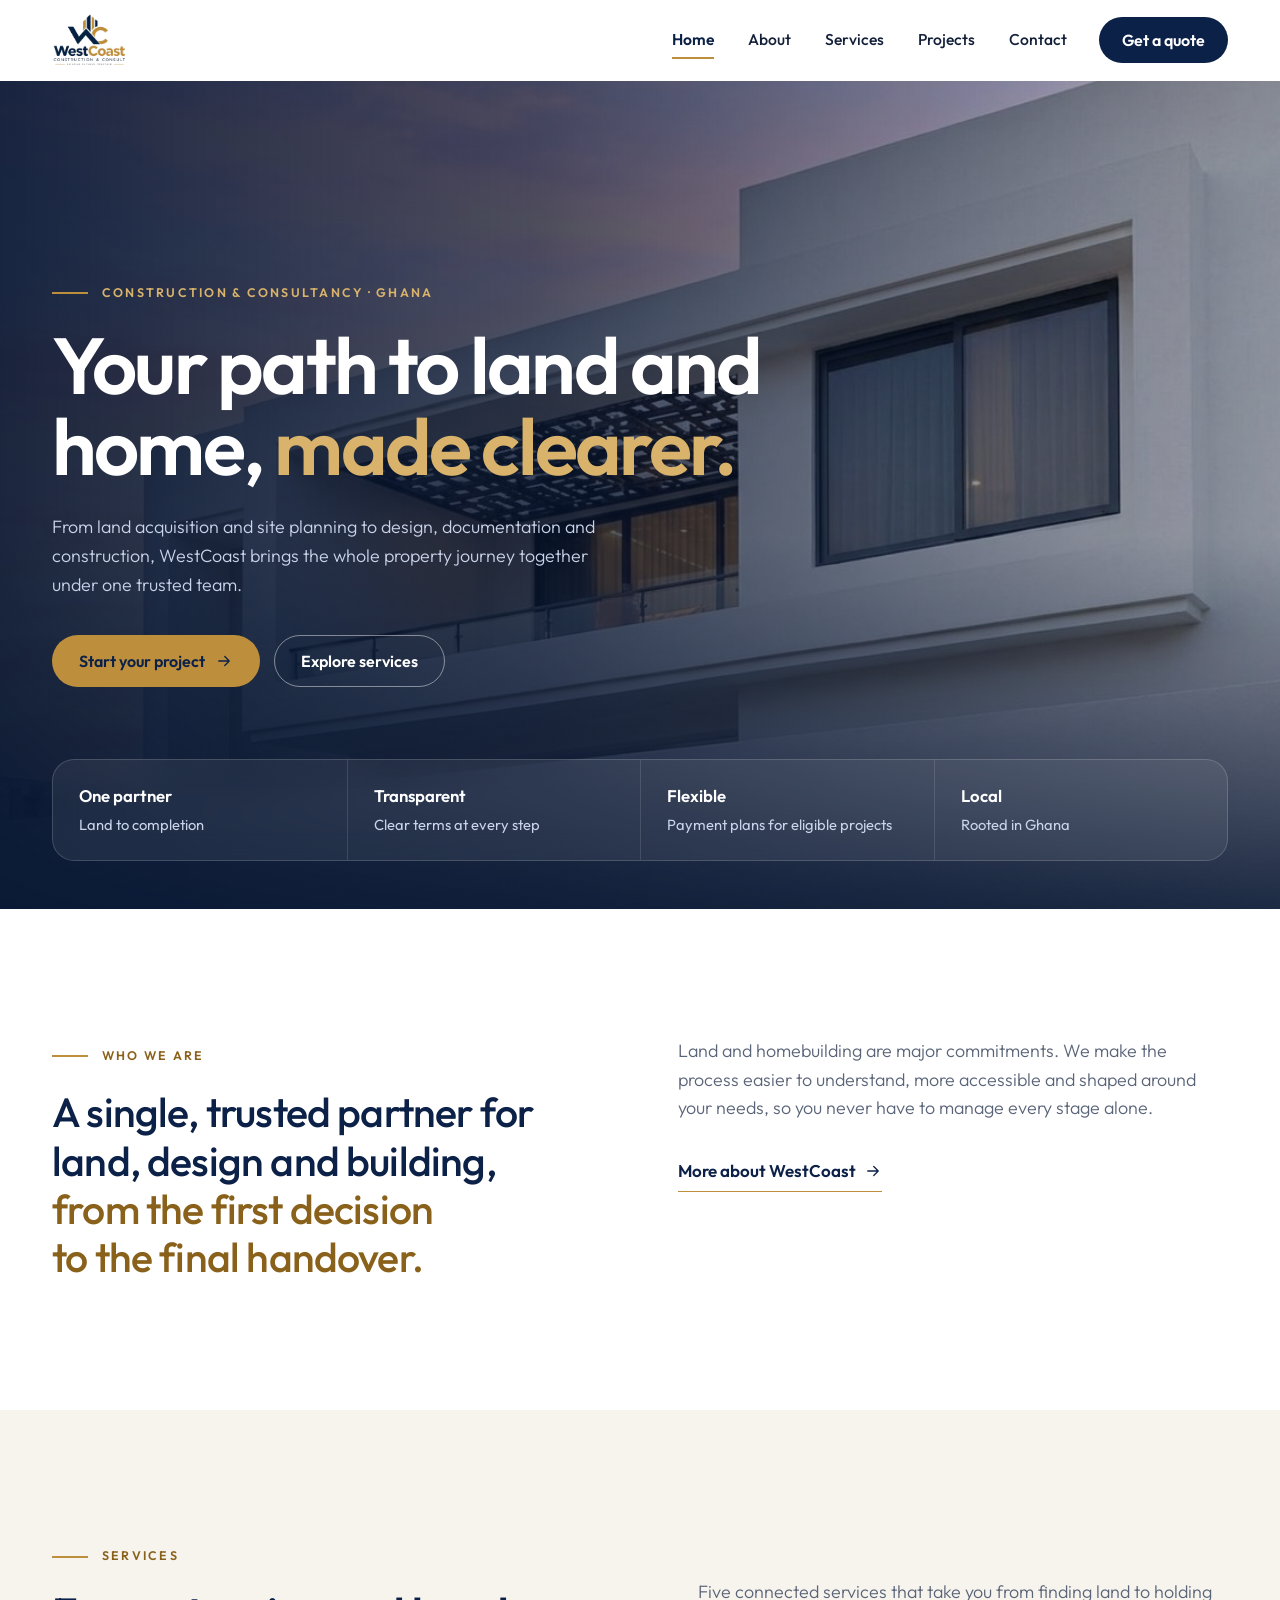
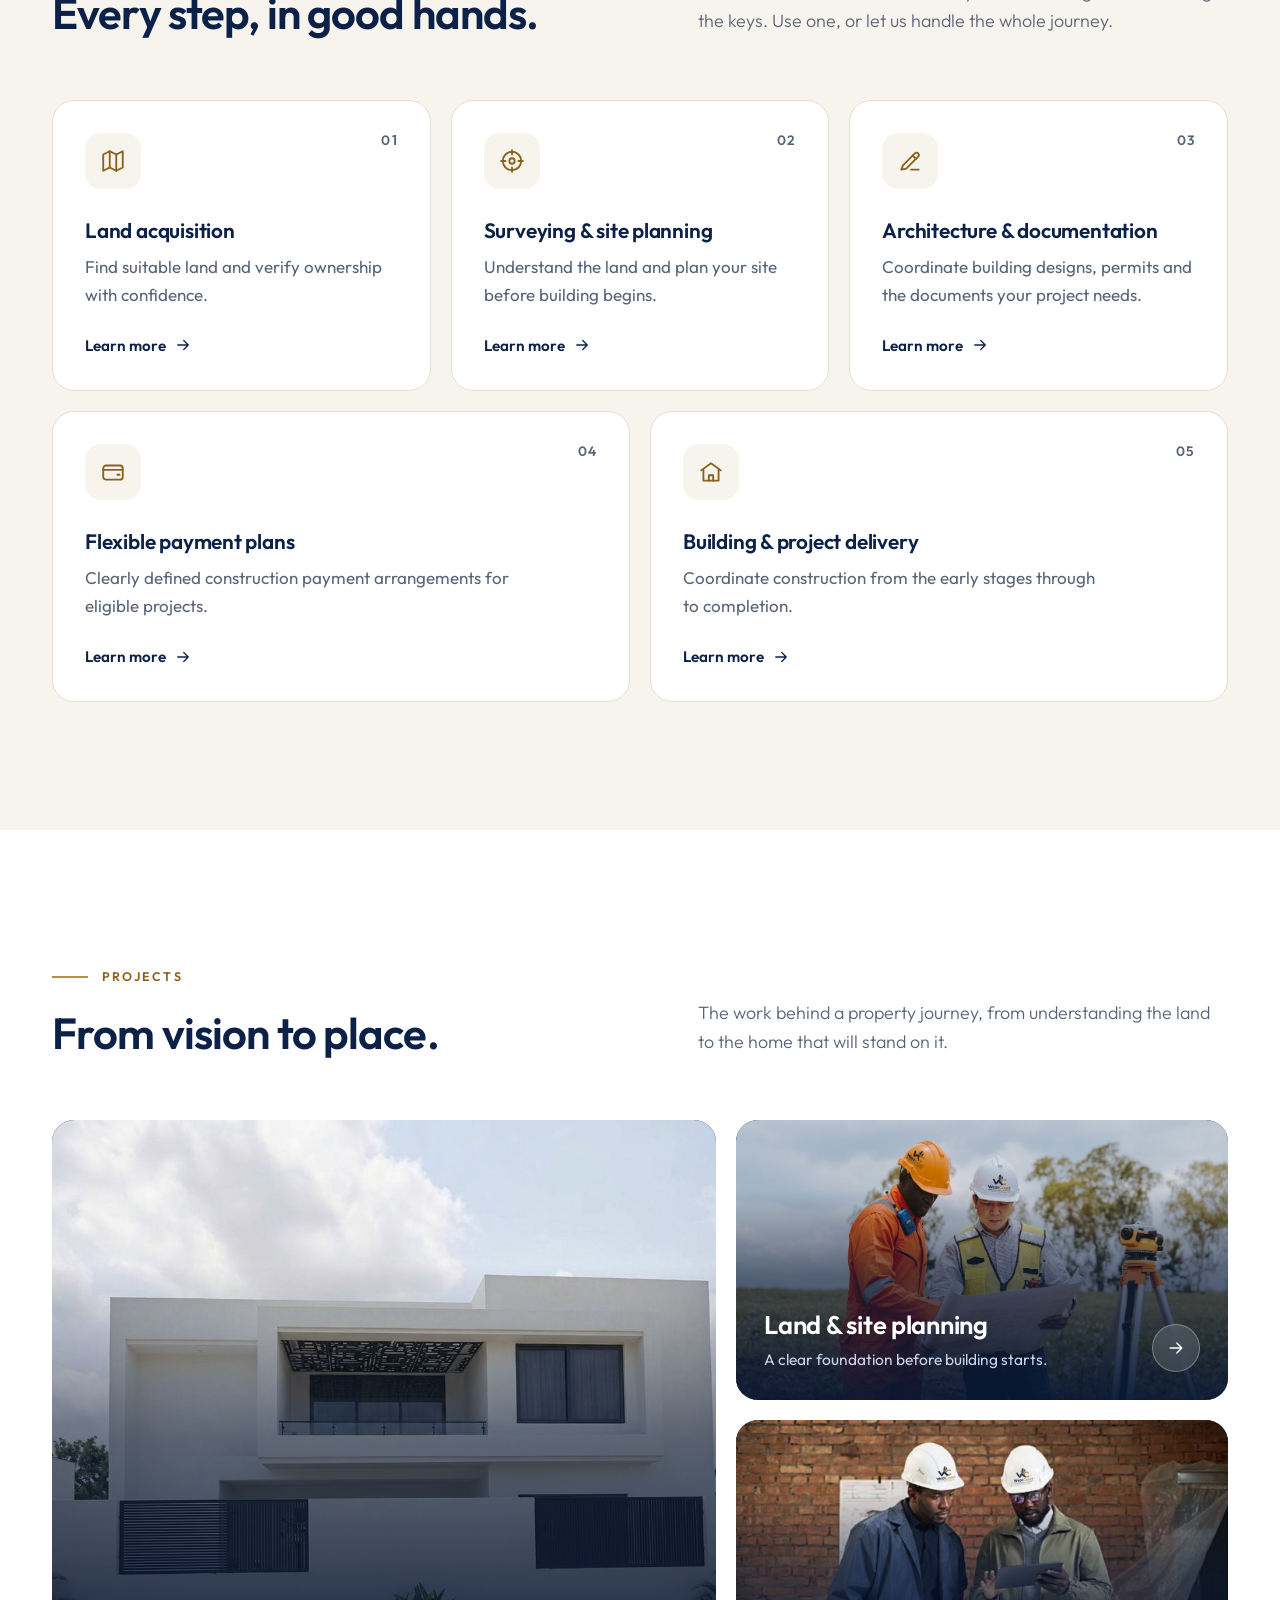
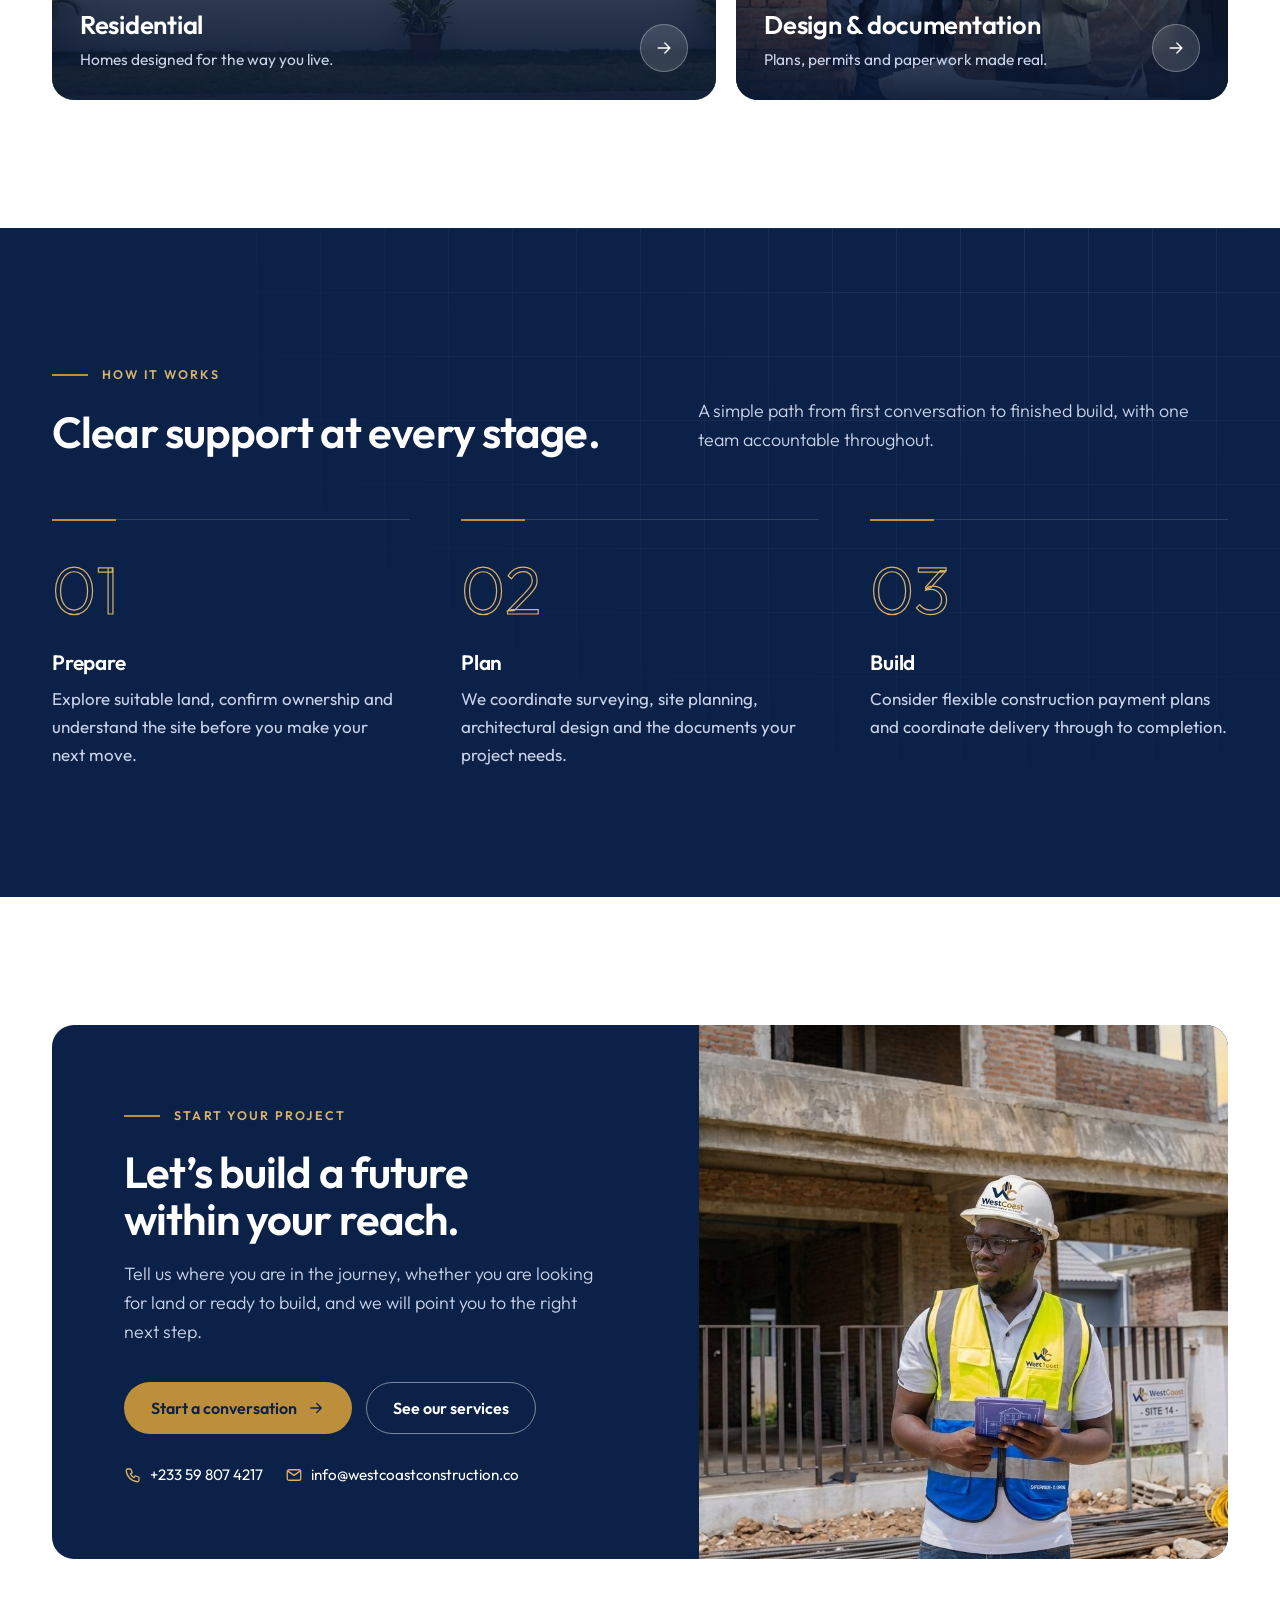
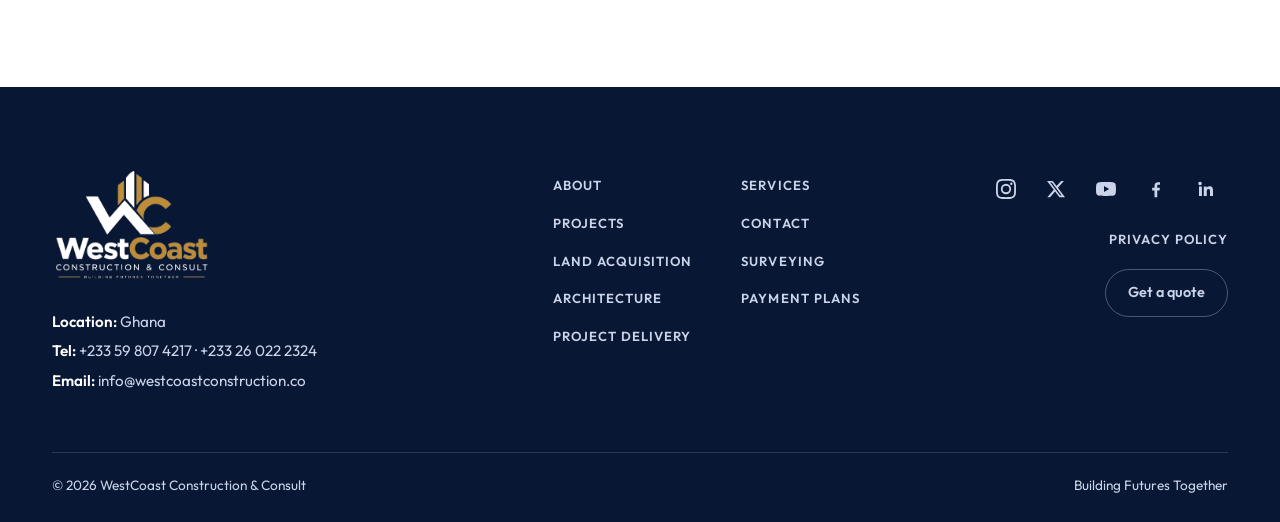
<file: westcoast-website/index.html>
<!DOCTYPE html>
<html lang="en" class="no-js">
<head>
<meta charset="utf-8">
<meta name="viewport" content="width=device-width, initial-scale=1">
<title>Home | WestCoast Construction &amp; Consult</title>
<meta name="description" content="Property acquisition and construction consultancy in Ghana: land, surveying, design, payment plans and project delivery.">
<meta name="theme-color" content="#0c2148">
<link rel="canonical" href="https://westcoastconstruction.co/index.html">
<meta property="og:type" content="website"><meta property="og:title" content="Home | WestCoast Construction &amp; Consult"><meta property="og:description" content="Property acquisition and construction consultancy in Ghana: land, surveying, design, payment plans and project delivery."><meta property="og:image" content="https://westcoastconstruction.co/assets/img/og-image.jpg"><meta property="og:url" content="https://westcoastconstruction.co/index.html">
<meta name="twitter:card" content="summary_large_image">
<link rel="icon" href="assets/icons/favicon.ico" sizes="any"><link rel="icon" type="image/png" sizes="32x32" href="assets/icons/icon-32.png"><link rel="apple-touch-icon" href="assets/icons/icon-180.png"><link rel="manifest" href="site.webmanifest">
<link rel="preconnect" href="https://fonts.googleapis.com"><link rel="preconnect" href="https://fonts.gstatic.com" crossorigin>
<link href="https://fonts.googleapis.com/css2?family=Outfit:wght@300;400;500;600;700&display=swap" rel="stylesheet">
<link rel="stylesheet" href="assets/css/styles.css">
<script type="application/ld+json">{"@context":"https://schema.org","@type":"GeneralContractor","name":"WestCoast Construction & Consult","slogan":"Building Futures Together","url":"https://westcoastconstruction.co","logo":"https://westcoastconstruction.co/assets/img/logo.png","areaServed":"Ghana","email":"info@westcoastconstruction.co","telephone":["+233 59 807 4217","+233 26 022 2324"]}</script>
</head>
<body>
<a class="skip" href="#main">Skip to content</a>
<header class="site-header"><div class="wrap">
<a class="brand" href="index.html" aria-label="WestCoast Construction &amp; Consult, home"><img src="assets/img/logo.png" alt="WestCoast Construction &amp; Consult" width="75" height="54"></a>
<button class="menu-btn" type="button" aria-label="Open menu" aria-expanded="false" aria-controls="nav"><span></span><span></span><span></span></button>
<nav class="nav" id="nav" aria-label="Main"><a href="index.html" aria-current="page">Home</a><a href="about.html">About</a><a href="services.html">Services</a><a href="projects.html">Projects</a><a href="contact.html">Contact</a><a class="btn btn-navy" href="contact.html">Get a quote</a></nav>
</div></header>
<main id="main">
<section class="hero">
<div class="hero-media"><img src="assets/img/residence-dusk.jpg" alt="Contemporary white residence with a terrace canopy at dusk" fetchpriority="high"></div>
<div class="wrap hero-inner">
<span class="eyebrow">Construction &amp; consultancy &middot; Ghana</span>
<h1>Your path to land and home, <em>made clearer.</em></h1>
<p class="lead">From land acquisition and site planning to design, documentation and construction, WestCoast brings the whole property journey together under one trusted team.</p>
<div class="btn-row"><a class="btn btn-gold" href="contact.html">Start your project <svg viewBox="0 0 24 24" fill="none" stroke="currentColor" stroke-width="1.7" stroke-linecap="round" stroke-linejoin="round" aria-hidden="true"><path d="M5 12h14M13 6l6 6-6 6"/></svg></a><a class="btn btn-ghost" href="services.html">Explore services</a></div>
<div class="hero-facts"><div><strong>One partner</strong><span>Land to completion</span></div><div><strong>Transparent</strong><span>Clear terms at every step</span></div><div><strong>Flexible</strong><span>Payment plans for eligible projects</span></div><div><strong>Local</strong><span>Rooted in Ghana</span></div></div>
</div></section>

<section class="section"><div class="wrap statement">
<div class="reveal"><span class="eyebrow">Who we are</span><h2>A single, trusted partner for land, design and building, <em>from the first decision to the final handover.</em></h2></div>
<div class="reveal" style="--d:.1s"><p class="lead">Land and homebuilding are major commitments. We make the process easier to understand, more accessible and shaped around your needs, so you never have to manage every stage alone.</p><a class="text-link" href="about.html">More about WestCoast <svg viewBox="0 0 24 24" fill="none" stroke="currentColor" stroke-width="1.7" stroke-linecap="round" stroke-linejoin="round" aria-hidden="true"><path d="M5 12h14M13 6l6 6-6 6"/></svg></a></div>
</div></section>

<section class="section paper"><div class="wrap">
<div class="sec-head reveal"><div><span class="eyebrow">Services</span><h2>Every step, in good hands.</h2></div><p class="lead">Five connected services that take you from finding land to holding the keys. Use one, or let us handle the whole journey.</p></div>
<div class="svc-grid" data-stagger><a class="svc-card" href="services.html#land"><span class="num">01</span><span class="icon-tile"><svg viewBox="0 0 24 24" fill="none" stroke="currentColor" stroke-width="1.7" stroke-linecap="round" stroke-linejoin="round" aria-hidden="true"><path d="M9 18l-6 3V6l6-3 6 3 6-3v15l-6 3-6-3z"/><path d="M9 3v15M15 6v15"/></svg></span><h3>Land acquisition</h3><p>Find suitable land and verify ownership with confidence.</p><span class="more">Learn more <svg viewBox="0 0 24 24" fill="none" stroke="currentColor" stroke-width="1.7" stroke-linecap="round" stroke-linejoin="round" aria-hidden="true"><path d="M5 12h14M13 6l6 6-6 6"/></svg></span></a><a class="svc-card" href="services.html#survey"><span class="num">02</span><span class="icon-tile"><svg viewBox="0 0 24 24" fill="none" stroke="currentColor" stroke-width="1.7" stroke-linecap="round" stroke-linejoin="round" aria-hidden="true"><circle cx="12" cy="12" r="8.5"/><circle cx="12" cy="12" r="2.5"/><path d="M12 2v4M12 18v4M2 12h4M18 12h4"/></svg></span><h3>Surveying &amp; site planning</h3><p>Understand the land and plan your site before building begins.</p><span class="more">Learn more <svg viewBox="0 0 24 24" fill="none" stroke="currentColor" stroke-width="1.7" stroke-linecap="round" stroke-linejoin="round" aria-hidden="true"><path d="M5 12h14M13 6l6 6-6 6"/></svg></span></a><a class="svc-card" href="services.html#design"><span class="num">03</span><span class="icon-tile"><svg viewBox="0 0 24 24" fill="none" stroke="currentColor" stroke-width="1.7" stroke-linecap="round" stroke-linejoin="round" aria-hidden="true"><path d="M4 20l4.5-1L19.5 8a2.1 2.1 0 0 0-3-3L5.5 16 4 20z"/><path d="M14.5 7l3 3"/><path d="M13 20h7"/></svg></span><h3>Architecture &amp; documentation</h3><p>Coordinate building designs, permits and the documents your project needs.</p><span class="more">Learn more <svg viewBox="0 0 24 24" fill="none" stroke="currentColor" stroke-width="1.7" stroke-linecap="round" stroke-linejoin="round" aria-hidden="true"><path d="M5 12h14M13 6l6 6-6 6"/></svg></span></a><a class="svc-card" href="services.html#payment"><span class="num">04</span><span class="icon-tile"><svg viewBox="0 0 24 24" fill="none" stroke="currentColor" stroke-width="1.7" stroke-linecap="round" stroke-linejoin="round" aria-hidden="true"><rect x="3" y="6" width="18" height="13" rx="2.5"/><path d="M3 10h18"/><path d="M16 14.5h2"/></svg></span><h3>Flexible payment plans</h3><p>Clearly defined construction payment arrangements for eligible projects.</p><span class="more">Learn more <svg viewBox="0 0 24 24" fill="none" stroke="currentColor" stroke-width="1.7" stroke-linecap="round" stroke-linejoin="round" aria-hidden="true"><path d="M5 12h14M13 6l6 6-6 6"/></svg></span></a><a class="svc-card" href="services.html#build"><span class="num">05</span><span class="icon-tile"><svg viewBox="0 0 24 24" fill="none" stroke="currentColor" stroke-width="1.7" stroke-linecap="round" stroke-linejoin="round" aria-hidden="true"><path d="M3 10.5L12 4l9 6.5"/><path d="M5 9.5V20h14V9.5"/><path d="M10 20v-5h4v5"/></svg></span><h3>Building &amp; project delivery</h3><p>Coordinate construction from the early stages through to completion.</p><span class="more">Learn more <svg viewBox="0 0 24 24" fill="none" stroke="currentColor" stroke-width="1.7" stroke-linecap="round" stroke-linejoin="round" aria-hidden="true"><path d="M5 12h14M13 6l6 6-6 6"/></svg></span></a></div>
</div></section>

<section class="section"><div class="wrap">
<div class="sec-head reveal"><div><span class="eyebrow">Projects</span><h2>From vision to place.</h2></div><p class="lead">The work behind a property journey, from understanding the land to the home that will stand on it.</p></div>
<div class="bento" data-stagger><a class="tile" href="residential.html"><img src="assets/img/residence-front.jpg" alt="" loading="lazy"><div class="tile-body"><div><h3>Residential</h3><p>Homes designed for the way you live.</p></div><span class="go"><svg viewBox="0 0 24 24" fill="none" stroke="currentColor" stroke-width="1.7" stroke-linecap="round" stroke-linejoin="round" aria-hidden="true"><path d="M5 12h14M13 6l6 6-6 6"/></svg></span></div></a><a class="tile" href="land-site-planning.html"><img src="assets/img/land-survey-plans.jpg" alt="" loading="lazy"><div class="tile-body"><div><h3>Land &amp; site planning</h3><p>A clear foundation before building starts.</p></div><span class="go"><svg viewBox="0 0 24 24" fill="none" stroke="currentColor" stroke-width="1.7" stroke-linecap="round" stroke-linejoin="round" aria-hidden="true"><path d="M5 12h14M13 6l6 6-6 6"/></svg></span></div></a><a class="tile" href="design-documentation.html"><img src="assets/img/design-tablet-briefing.jpg" alt="" loading="lazy"><div class="tile-body"><div><h3>Design &amp; documentation</h3><p>Plans, permits and paperwork made real.</p></div><span class="go"><svg viewBox="0 0 24 24" fill="none" stroke="currentColor" stroke-width="1.7" stroke-linecap="round" stroke-linejoin="round" aria-hidden="true"><path d="M5 12h14M13 6l6 6-6 6"/></svg></span></div></a></div>
</div></section>

<section class="section on-dark"><div class="wrap">
<div class="sec-head reveal"><div><span class="eyebrow">How it works</span><h2>Clear support at every stage.</h2></div><p class="lead">A simple path from first conversation to finished build, with one team accountable throughout.</p></div>
<div class="steps" data-stagger>
<div class="step"><h3>Prepare</h3><p>Explore suitable land, confirm ownership and understand the site before you make your next move.</p></div>
<div class="step"><h3>Plan</h3><p>We coordinate surveying, site planning, architectural design and the documents your project needs.</p></div>
<div class="step"><h3>Build</h3><p>Consider flexible construction payment plans and coordinate delivery through to completion.</p></div>
</div></div></section>
<section class="section"><div class="wrap">
<div class="cta-card reveal"><div class="copy on-dark-text">
<span class="eyebrow" style="color:var(--gold-soft)">Start your project</span>
<h2>Let&rsquo;s build a future within your reach.</h2>
<p class="lead">Tell us where you are in the journey, whether you are looking for land or ready to build, and we will point you to the right next step.</p>
<div class="btn-row"><a class="btn btn-gold" href="contact.html">Start a conversation <svg viewBox="0 0 24 24" fill="none" stroke="currentColor" stroke-width="1.7" stroke-linecap="round" stroke-linejoin="round" aria-hidden="true"><path d="M5 12h14M13 6l6 6-6 6"/></svg></a><a class="btn btn-ghost" href="services.html">See our services</a></div>
<div class="contact-line"><a href="tel:+233598074217"><svg viewBox="0 0 24 24" fill="none" stroke="currentColor" stroke-width="1.7" stroke-linecap="round" stroke-linejoin="round" aria-hidden="true"><path d="M5 4h4l2 5-2.5 1.5a11 11 0 0 0 5 5L15 13l5 2v4a2 2 0 0 1-2 2A16 16 0 0 1 3 6a2 2 0 0 1 2-2z"/></svg>+233 59 807 4217</a><a href="mailto:info@westcoastconstruction.co"><svg viewBox="0 0 24 24" fill="none" stroke="currentColor" stroke-width="1.7" stroke-linecap="round" stroke-linejoin="round" aria-hidden="true"><rect x="3" y="5" width="18" height="14" rx="2.5"/><path d="M3.5 6.5l8.5 6 8.5-6"/></svg>info@westcoastconstruction.co</a></div>
</div><div class="media"><img src="assets/img/design-site-supervisor.jpg" alt="WestCoast site supervisor on a residential project" loading="lazy"></div></div>
</div></section>
</main>
<footer class="site-footer"><div class="wrap foot">
<div class="f-brand"><a href="index.html" aria-label="WestCoast Construction &amp; Consult, home"><img src="assets/img/logo-light.png" alt="WestCoast Construction &amp; Consult" width="160" height="115" loading="lazy"></a>
<address><p><b>Location:</b> Ghana</p><p><b>Tel:</b> <a href="tel:+233598074217">+233 59 807 4217</a> &middot; <a href="tel:+233260222324">+233 26 022 2324</a></p><p><b>Email:</b> <a href="mailto:info@westcoastconstruction.co">info@westcoastconstruction.co</a></p></address></div>
<nav class="f-links" aria-label="Footer"><a href="about.html">About</a><a href="services.html">Services</a><a href="projects.html">Projects</a><a href="contact.html">Contact</a><a href="services.html#land">Land acquisition</a><a href="services.html#survey">Surveying</a><a href="services.html#design">Architecture</a><a href="services.html#payment">Payment plans</a><a href="services.html#build">Project delivery</a></nav>
<div class="f-side"><div class="social"><a href="#" aria-label="Instagram"><svg viewBox="0 0 24 24" fill="currentColor" aria-hidden="true"><path d="M12 2.2c3.2 0 3.6 0 4.8.1 3.3.1 4.8 1.7 4.9 4.9.1 1.3.1 1.6.1 4.8s0 3.6-.1 4.8c-.1 3.2-1.7 4.8-4.9 4.9-1.3.1-1.6.1-4.8.1s-3.6 0-4.8-.1c-3.3-.1-4.8-1.7-4.9-4.9C2.2 15.6 2.2 15.2 2.2 12s0-3.6.1-4.8C2.4 3.9 4 2.4 7.2 2.3 8.4 2.2 8.8 2.2 12 2.2zM12 0C8.7 0 8.3 0 7.1.1 2.7.3.3 2.7.1 7.1 0 8.3 0 8.7 0 12s0 3.7.1 4.9c.2 4.4 2.6 6.8 7 7C8.3 24 8.7 24 12 24s3.7 0 4.9-.1c4.4-.2 6.8-2.6 7-7 .1-1.2.1-1.6.1-4.9s0-3.7-.1-4.9c-.2-4.4-2.6-6.8-7-7C15.7 0 15.3 0 12 0zm0 5.8a6.2 6.2 0 100 12.4 6.2 6.2 0 000-12.4zM12 16a4 4 0 110-8 4 4 0 010 8zm6.4-11.8a1.4 1.4 0 100 2.9 1.4 1.4 0 000-2.9z"/></svg></a><a href="#" aria-label="X"><svg viewBox="0 0 24 24" fill="currentColor" aria-hidden="true"><path d="M18.2 2.3h3.3l-7.2 8.3 8.5 11.2h-6.7l-5.2-6.8-6 6.8H1.6l7.7-8.8L1.2 2.3h6.8l4.7 6.2 5.5-6.2zm-1.2 17.5h1.8L7 4.2H5.1l11.9 15.6z"/></svg></a><a href="#" aria-label="YouTube"><svg viewBox="0 0 24 24" fill="currentColor" aria-hidden="true"><path d="M23.5 6.2a3 3 0 00-2.1-2.1C19.5 3.6 12 3.6 12 3.6s-7.5 0-9.4.5A3 3 0 00.5 6.2C0 8.1 0 12 0 12s0 3.9.5 5.8a3 3 0 002.1 2.1c1.9.5 9.4.5 9.4.5s7.5 0 9.4-.5a3 3 0 002.1-2.1c.5-1.9.5-5.8.5-5.8s0-3.9-.5-5.8zM9.6 15.6V8.4l6.2 3.6-6.2 3.6z"/></svg></a><a href="#" aria-label="Facebook"><svg viewBox="0 0 24 24" fill="currentColor" aria-hidden="true"><path d="M13.5 22v-8.2h2.8l.4-3.2h-3.2V8.5c0-.9.3-1.5 1.6-1.5h1.7V4.1c-.3 0-1.3-.1-2.5-.1-2.5 0-4.1 1.5-4.1 4.2v2.4H7.4v3.2h2.8V22h3.3z"/></svg></a><a href="#" aria-label="LinkedIn"><svg viewBox="0 0 24 24" fill="currentColor" aria-hidden="true"><path d="M20.4 20.5h-3.6v-5.6c0-1.3 0-3-1.8-3s-2.1 1.4-2.1 2.9v5.7H9.3V9h3.4v1.6c.5-.9 1.6-1.8 3.4-1.8 3.6 0 4.3 2.4 4.3 5.5v6.2zM5.3 7.4a2.1 2.1 0 110-4.1 2.1 2.1 0 010 4.1zM7.1 20.5H3.6V9h3.5v11.5z"/></svg></a></div><a class="plain" href="#">Privacy policy</a><a class="btn-ghost-sm" href="contact.html">Get a quote</a></div>
</div>
<div class="wrap legal"><span>&copy; <span id="year">2026</span> WestCoast Construction &amp; Consult</span><span>Building Futures Together</span></div></footer>
<button class="to-top" type="button" aria-label="Back to top"><svg viewBox="0 0 24 24" fill="none" stroke="currentColor" stroke-width="1.7" stroke-linecap="round" stroke-linejoin="round" aria-hidden="true"><path d="M12 19V5M6 11l6-6 6 6"/></svg></button>
<script src="assets/js/main.js" defer></script>
</body>
</html>
</file>
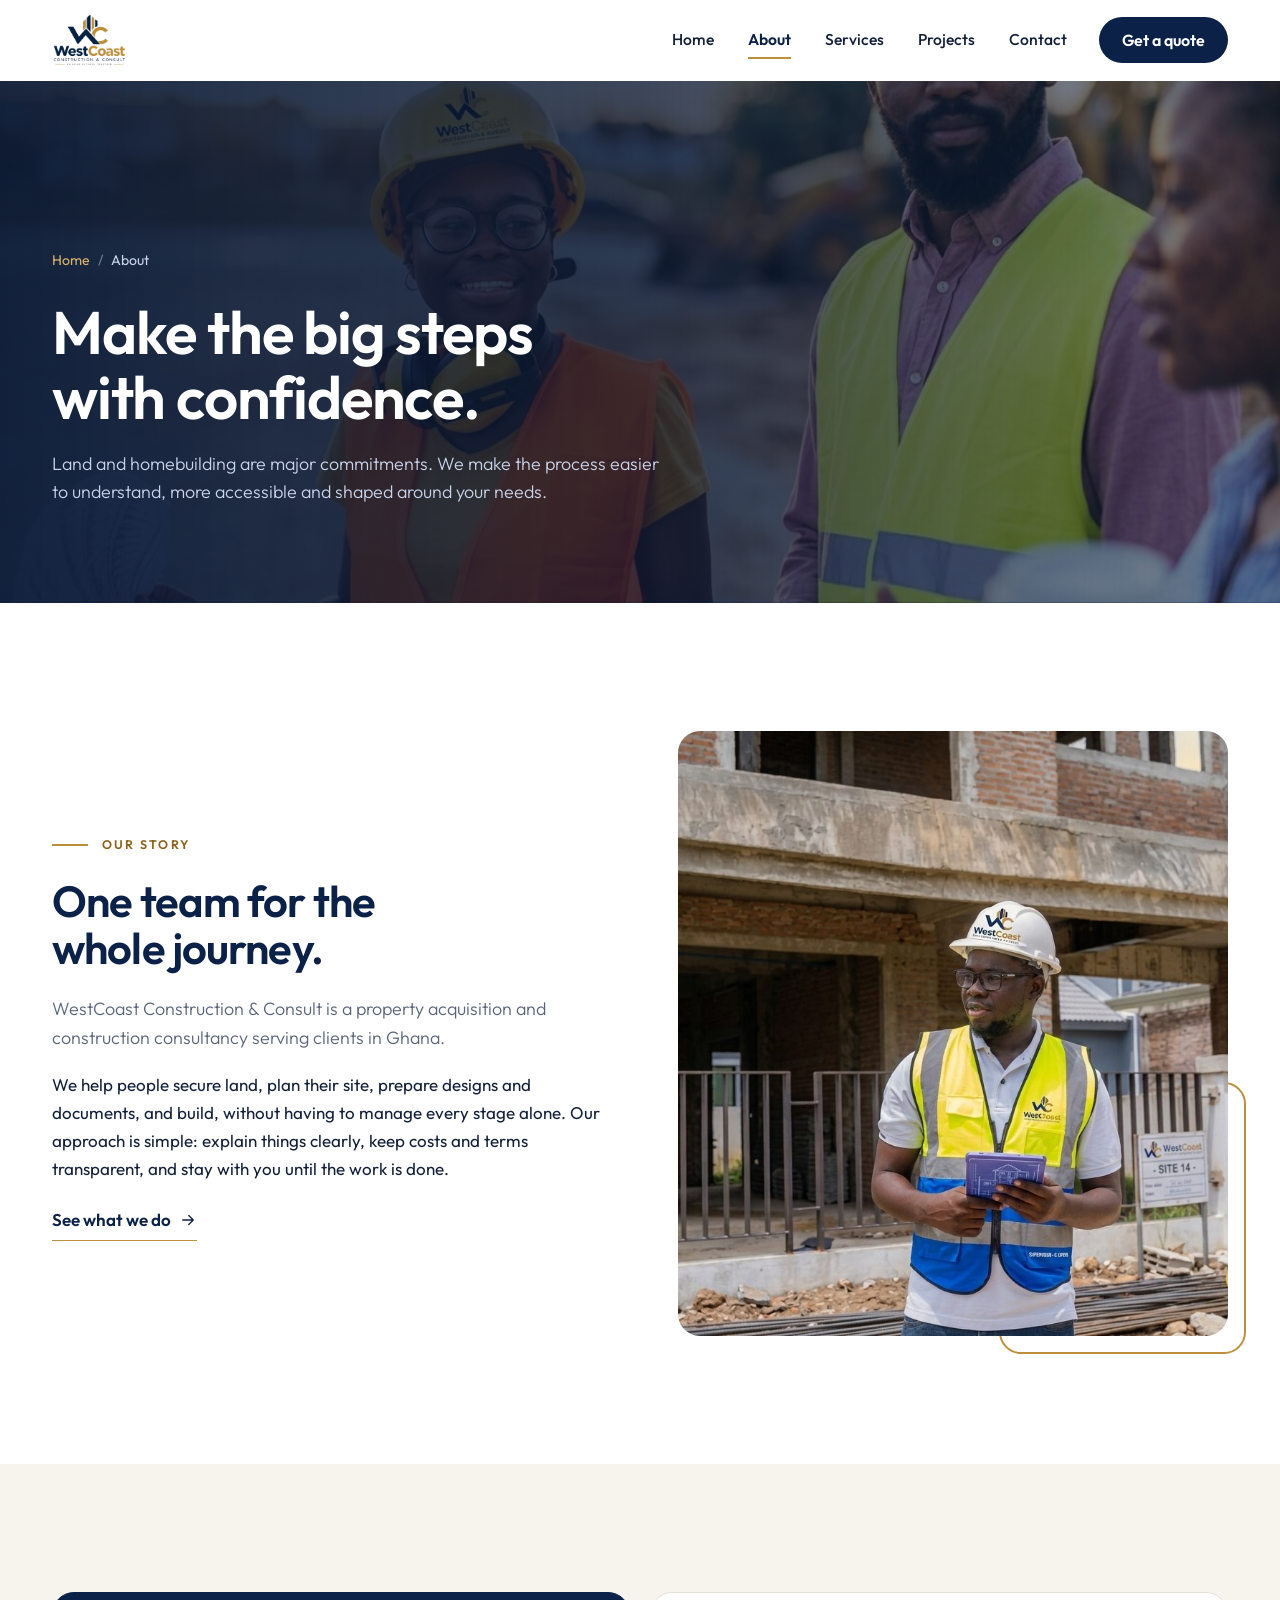
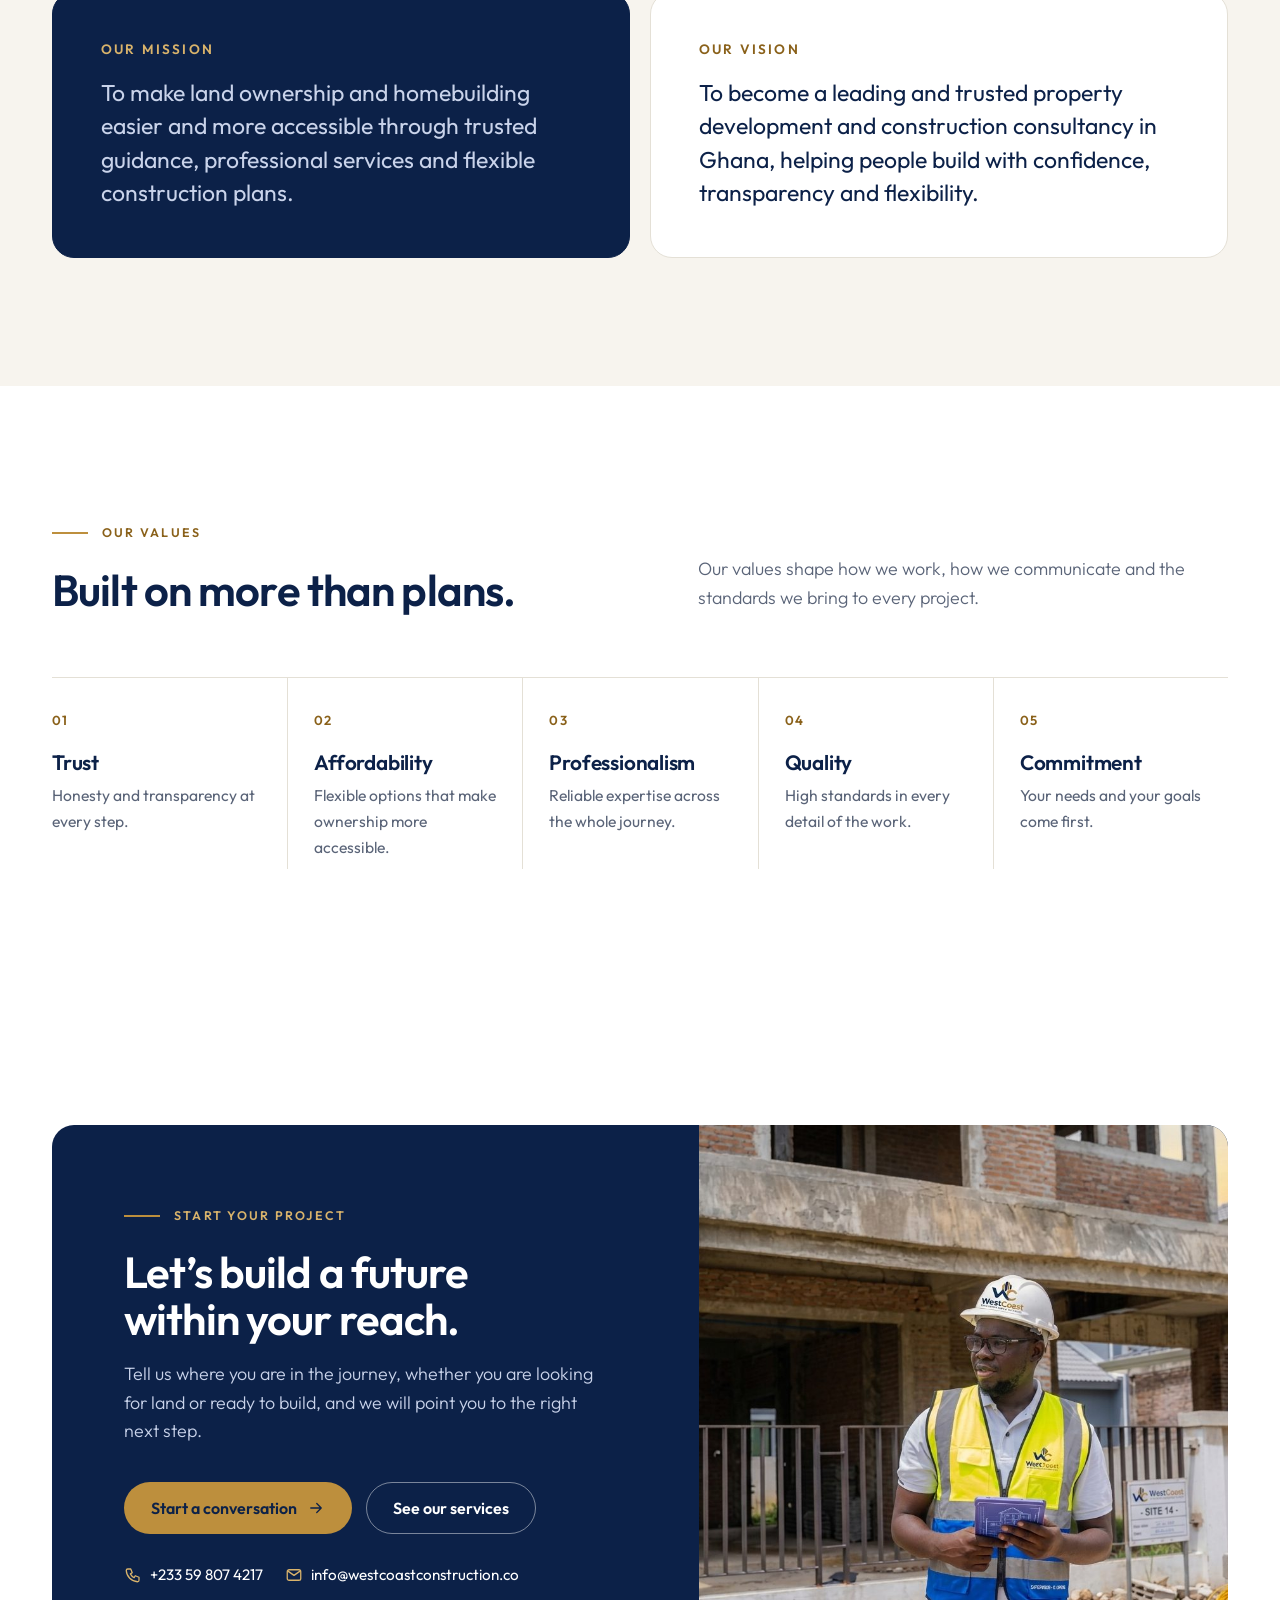
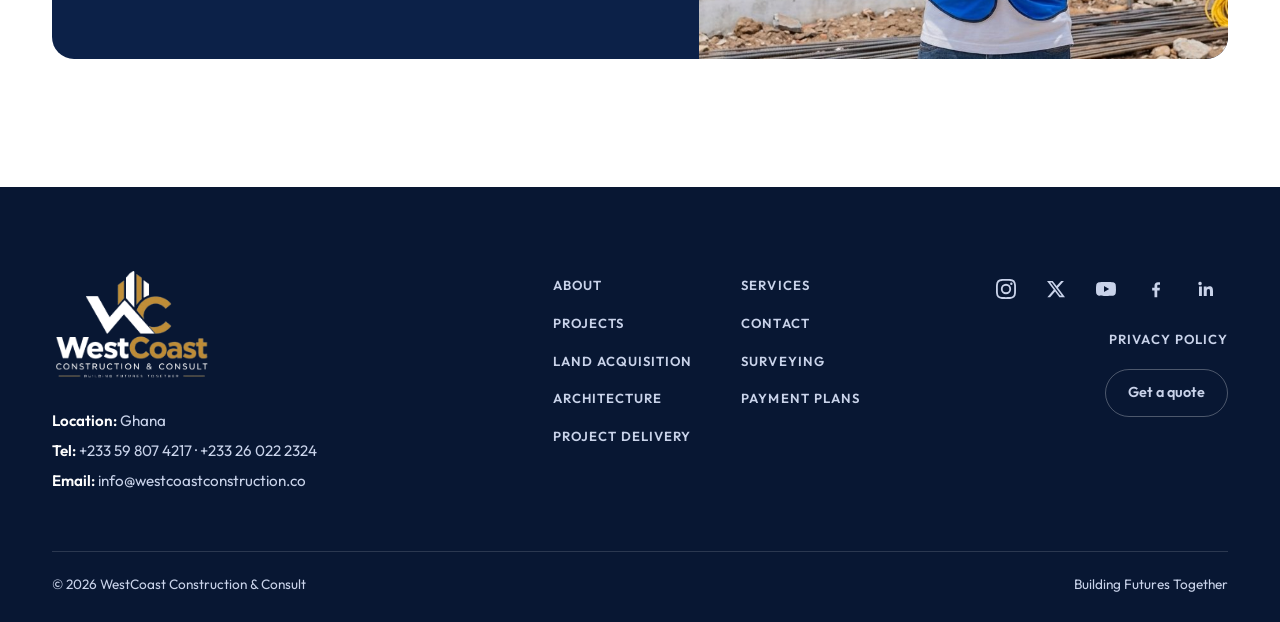
<file: westcoast-website/about.html>
<!DOCTYPE html>
<html lang="en" class="no-js">
<head>
<meta charset="utf-8">
<meta name="viewport" content="width=device-width, initial-scale=1">
<title>About | WestCoast Construction &amp; Consult</title>
<meta name="description" content="Our mission, vision and values. A trusted property and construction consultancy in Ghana.">
<meta name="theme-color" content="#0c2148">
<link rel="canonical" href="https://westcoastconstruction.co/about.html">
<meta property="og:type" content="website"><meta property="og:title" content="About | WestCoast Construction &amp; Consult"><meta property="og:description" content="Our mission, vision and values. A trusted property and construction consultancy in Ghana."><meta property="og:image" content="https://westcoastconstruction.co/assets/img/og-image.jpg"><meta property="og:url" content="https://westcoastconstruction.co/about.html">
<meta name="twitter:card" content="summary_large_image">
<link rel="icon" href="assets/icons/favicon.ico" sizes="any"><link rel="icon" type="image/png" sizes="32x32" href="assets/icons/icon-32.png"><link rel="apple-touch-icon" href="assets/icons/icon-180.png"><link rel="manifest" href="site.webmanifest">
<link rel="preconnect" href="https://fonts.googleapis.com"><link rel="preconnect" href="https://fonts.gstatic.com" crossorigin>
<link href="https://fonts.googleapis.com/css2?family=Outfit:wght@300;400;500;600;700&display=swap" rel="stylesheet">
<link rel="stylesheet" href="assets/css/styles.css">
<script type="application/ld+json">{"@context":"https://schema.org","@type":"GeneralContractor","name":"WestCoast Construction & Consult","slogan":"Building Futures Together","url":"https://westcoastconstruction.co","logo":"https://westcoastconstruction.co/assets/img/logo.png","areaServed":"Ghana","email":"info@westcoastconstruction.co","telephone":["+233 59 807 4217","+233 26 022 2324"]}</script>
</head>
<body>
<a class="skip" href="#main">Skip to content</a>
<header class="site-header"><div class="wrap">
<a class="brand" href="index.html" aria-label="WestCoast Construction &amp; Consult, home"><img src="assets/img/logo.png" alt="WestCoast Construction &amp; Consult" width="75" height="54"></a>
<button class="menu-btn" type="button" aria-label="Open menu" aria-expanded="false" aria-controls="nav"><span></span><span></span><span></span></button>
<nav class="nav" id="nav" aria-label="Main"><a href="index.html">Home</a><a href="about.html" aria-current="page">About</a><a href="services.html">Services</a><a href="projects.html">Projects</a><a href="contact.html">Contact</a><a class="btn btn-navy" href="contact.html">Get a quote</a></nav>
</div></header>
<main id="main">
<section class="page-hero">
<div class="hero-media"><img src="assets/img/team-site-briefing.jpg" alt="WestCoast team reviewing plans together on site" fetchpriority="high"></div>
<div class="wrap"><nav class="crumbs" aria-label="Breadcrumb"><a href="index.html">Home</a><span aria-hidden="true">/</span>About</nav><h1>Make the big steps with confidence.</h1><p class="lead">Land and homebuilding are major commitments. We make the process easier to understand, more accessible and shaped around your needs.</p></div>
</section>
<section class="section"><div class="wrap split">
<div class="reveal"><span class="eyebrow">Our story</span><h2>One team for the whole journey.</h2>
<p class="lead">WestCoast Construction &amp; Consult is a property acquisition and construction consultancy serving clients in Ghana.</p>
<p>We help people secure land, plan their site, prepare designs and documents, and build, without having to manage every stage alone. Our approach is simple: explain things clearly, keep costs and terms transparent, and stay with you until the work is done.</p>
<a class="text-link" href="services.html">See what we do <svg viewBox="0 0 24 24" fill="none" stroke="currentColor" stroke-width="1.7" stroke-linecap="round" stroke-linejoin="round" aria-hidden="true"><path d="M5 12h14M13 6l6 6-6 6"/></svg></a></div>
<div class="photo reveal" style="--d:.1s"><img src="assets/img/design-site-supervisor.jpg" alt="WestCoast site supervisor on a residential build" loading="lazy"></div>
</div></section>

<section class="section paper"><div class="wrap mv-grid" data-stagger>
<article class="mv dark"><h3>Our mission</h3><p>To make land ownership and homebuilding easier and more accessible through trusted guidance, professional services and flexible construction plans.</p></article>
<article class="mv"><h3>Our vision</h3><p>To become a leading and trusted property development and construction consultancy in Ghana, helping people build with confidence, transparency and flexibility.</p></article>
</div></section>

<section class="section"><div class="wrap">
<div class="sec-head reveal"><div><span class="eyebrow">Our values</span><h2>Built on more than plans.</h2></div><p class="lead">Our values shape how we work, how we communicate and the standards we bring to every project.</p></div>
<div class="values" data-stagger><div class="value"><span class="vnum">01</span><h3>Trust</h3><p>Honesty and transparency at every step.</p></div><div class="value"><span class="vnum">02</span><h3>Affordability</h3><p>Flexible options that make ownership more accessible.</p></div><div class="value"><span class="vnum">03</span><h3>Professionalism</h3><p>Reliable expertise across the whole journey.</p></div><div class="value"><span class="vnum">04</span><h3>Quality</h3><p>High standards in every detail of the work.</p></div><div class="value"><span class="vnum">05</span><h3>Commitment</h3><p>Your needs and your goals come first.</p></div></div>
</div></section>
<section class="section"><div class="wrap">
<div class="cta-card reveal"><div class="copy on-dark-text">
<span class="eyebrow" style="color:var(--gold-soft)">Start your project</span>
<h2>Let&rsquo;s build a future within your reach.</h2>
<p class="lead">Tell us where you are in the journey, whether you are looking for land or ready to build, and we will point you to the right next step.</p>
<div class="btn-row"><a class="btn btn-gold" href="contact.html">Start a conversation <svg viewBox="0 0 24 24" fill="none" stroke="currentColor" stroke-width="1.7" stroke-linecap="round" stroke-linejoin="round" aria-hidden="true"><path d="M5 12h14M13 6l6 6-6 6"/></svg></a><a class="btn btn-ghost" href="services.html">See our services</a></div>
<div class="contact-line"><a href="tel:+233598074217"><svg viewBox="0 0 24 24" fill="none" stroke="currentColor" stroke-width="1.7" stroke-linecap="round" stroke-linejoin="round" aria-hidden="true"><path d="M5 4h4l2 5-2.5 1.5a11 11 0 0 0 5 5L15 13l5 2v4a2 2 0 0 1-2 2A16 16 0 0 1 3 6a2 2 0 0 1 2-2z"/></svg>+233 59 807 4217</a><a href="mailto:info@westcoastconstruction.co"><svg viewBox="0 0 24 24" fill="none" stroke="currentColor" stroke-width="1.7" stroke-linecap="round" stroke-linejoin="round" aria-hidden="true"><rect x="3" y="5" width="18" height="14" rx="2.5"/><path d="M3.5 6.5l8.5 6 8.5-6"/></svg>info@westcoastconstruction.co</a></div>
</div><div class="media"><img src="assets/img/design-site-supervisor.jpg" alt="WestCoast site supervisor on a residential project" loading="lazy"></div></div>
</div></section>
</main>
<footer class="site-footer"><div class="wrap foot">
<div class="f-brand"><a href="index.html" aria-label="WestCoast Construction &amp; Consult, home"><img src="assets/img/logo-light.png" alt="WestCoast Construction &amp; Consult" width="160" height="115" loading="lazy"></a>
<address><p><b>Location:</b> Ghana</p><p><b>Tel:</b> <a href="tel:+233598074217">+233 59 807 4217</a> &middot; <a href="tel:+233260222324">+233 26 022 2324</a></p><p><b>Email:</b> <a href="mailto:info@westcoastconstruction.co">info@westcoastconstruction.co</a></p></address></div>
<nav class="f-links" aria-label="Footer"><a href="about.html">About</a><a href="services.html">Services</a><a href="projects.html">Projects</a><a href="contact.html">Contact</a><a href="services.html#land">Land acquisition</a><a href="services.html#survey">Surveying</a><a href="services.html#design">Architecture</a><a href="services.html#payment">Payment plans</a><a href="services.html#build">Project delivery</a></nav>
<div class="f-side"><div class="social"><a href="#" aria-label="Instagram"><svg viewBox="0 0 24 24" fill="currentColor" aria-hidden="true"><path d="M12 2.2c3.2 0 3.6 0 4.8.1 3.3.1 4.8 1.7 4.9 4.9.1 1.3.1 1.6.1 4.8s0 3.6-.1 4.8c-.1 3.2-1.7 4.8-4.9 4.9-1.3.1-1.6.1-4.8.1s-3.6 0-4.8-.1c-3.3-.1-4.8-1.7-4.9-4.9C2.2 15.6 2.2 15.2 2.2 12s0-3.6.1-4.8C2.4 3.9 4 2.4 7.2 2.3 8.4 2.2 8.8 2.2 12 2.2zM12 0C8.7 0 8.3 0 7.1.1 2.7.3.3 2.7.1 7.1 0 8.3 0 8.7 0 12s0 3.7.1 4.9c.2 4.4 2.6 6.8 7 7C8.3 24 8.7 24 12 24s3.7 0 4.9-.1c4.4-.2 6.8-2.6 7-7 .1-1.2.1-1.6.1-4.9s0-3.7-.1-4.9c-.2-4.4-2.6-6.8-7-7C15.7 0 15.3 0 12 0zm0 5.8a6.2 6.2 0 100 12.4 6.2 6.2 0 000-12.4zM12 16a4 4 0 110-8 4 4 0 010 8zm6.4-11.8a1.4 1.4 0 100 2.9 1.4 1.4 0 000-2.9z"/></svg></a><a href="#" aria-label="X"><svg viewBox="0 0 24 24" fill="currentColor" aria-hidden="true"><path d="M18.2 2.3h3.3l-7.2 8.3 8.5 11.2h-6.7l-5.2-6.8-6 6.8H1.6l7.7-8.8L1.2 2.3h6.8l4.7 6.2 5.5-6.2zm-1.2 17.5h1.8L7 4.2H5.1l11.9 15.6z"/></svg></a><a href="#" aria-label="YouTube"><svg viewBox="0 0 24 24" fill="currentColor" aria-hidden="true"><path d="M23.5 6.2a3 3 0 00-2.1-2.1C19.5 3.6 12 3.6 12 3.6s-7.5 0-9.4.5A3 3 0 00.5 6.2C0 8.1 0 12 0 12s0 3.9.5 5.8a3 3 0 002.1 2.1c1.9.5 9.4.5 9.4.5s7.5 0 9.4-.5a3 3 0 002.1-2.1c.5-1.9.5-5.8.5-5.8s0-3.9-.5-5.8zM9.6 15.6V8.4l6.2 3.6-6.2 3.6z"/></svg></a><a href="#" aria-label="Facebook"><svg viewBox="0 0 24 24" fill="currentColor" aria-hidden="true"><path d="M13.5 22v-8.2h2.8l.4-3.2h-3.2V8.5c0-.9.3-1.5 1.6-1.5h1.7V4.1c-.3 0-1.3-.1-2.5-.1-2.5 0-4.1 1.5-4.1 4.2v2.4H7.4v3.2h2.8V22h3.3z"/></svg></a><a href="#" aria-label="LinkedIn"><svg viewBox="0 0 24 24" fill="currentColor" aria-hidden="true"><path d="M20.4 20.5h-3.6v-5.6c0-1.3 0-3-1.8-3s-2.1 1.4-2.1 2.9v5.7H9.3V9h3.4v1.6c.5-.9 1.6-1.8 3.4-1.8 3.6 0 4.3 2.4 4.3 5.5v6.2zM5.3 7.4a2.1 2.1 0 110-4.1 2.1 2.1 0 010 4.1zM7.1 20.5H3.6V9h3.5v11.5z"/></svg></a></div><a class="plain" href="#">Privacy policy</a><a class="btn-ghost-sm" href="contact.html">Get a quote</a></div>
</div>
<div class="wrap legal"><span>&copy; <span id="year">2026</span> WestCoast Construction &amp; Consult</span><span>Building Futures Together</span></div></footer>
<button class="to-top" type="button" aria-label="Back to top"><svg viewBox="0 0 24 24" fill="none" stroke="currentColor" stroke-width="1.7" stroke-linecap="round" stroke-linejoin="round" aria-hidden="true"><path d="M12 19V5M6 11l6-6 6 6"/></svg></button>
<script src="assets/js/main.js" defer></script>
</body>
</html>
</file>
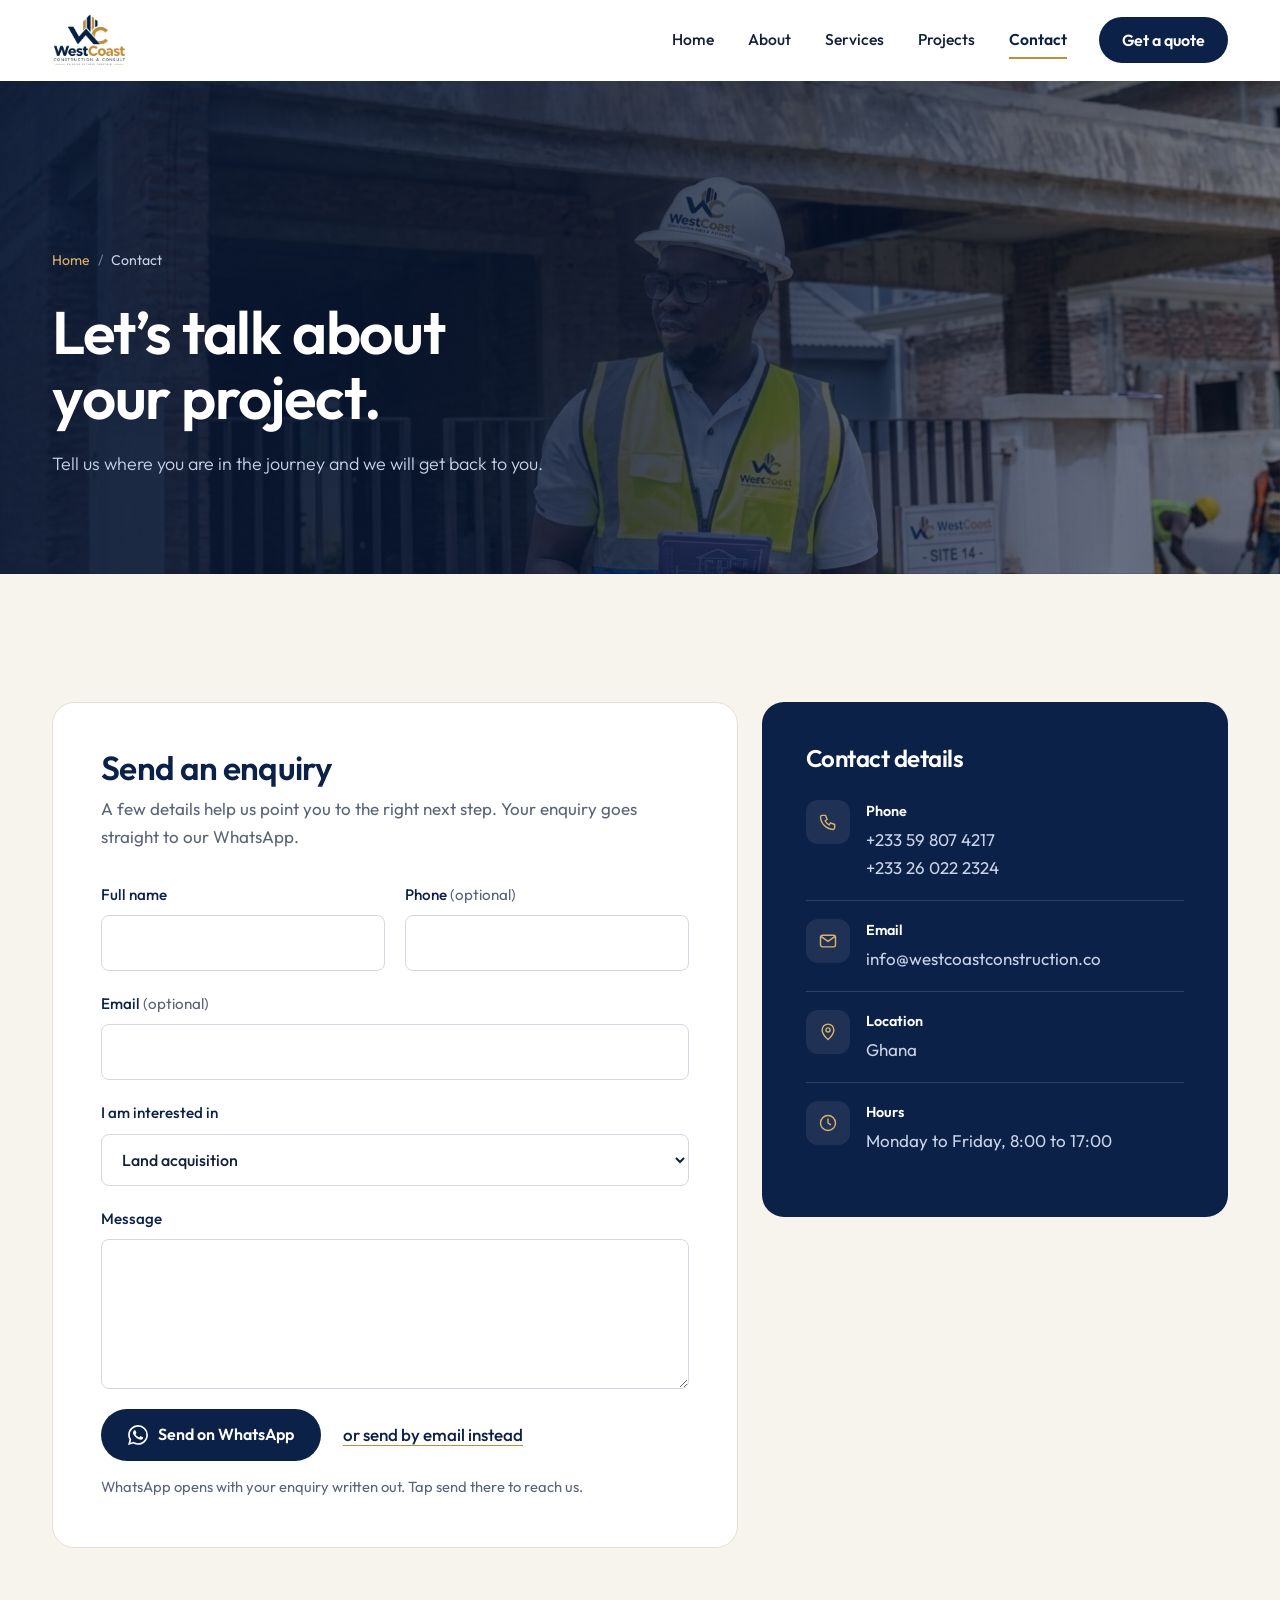
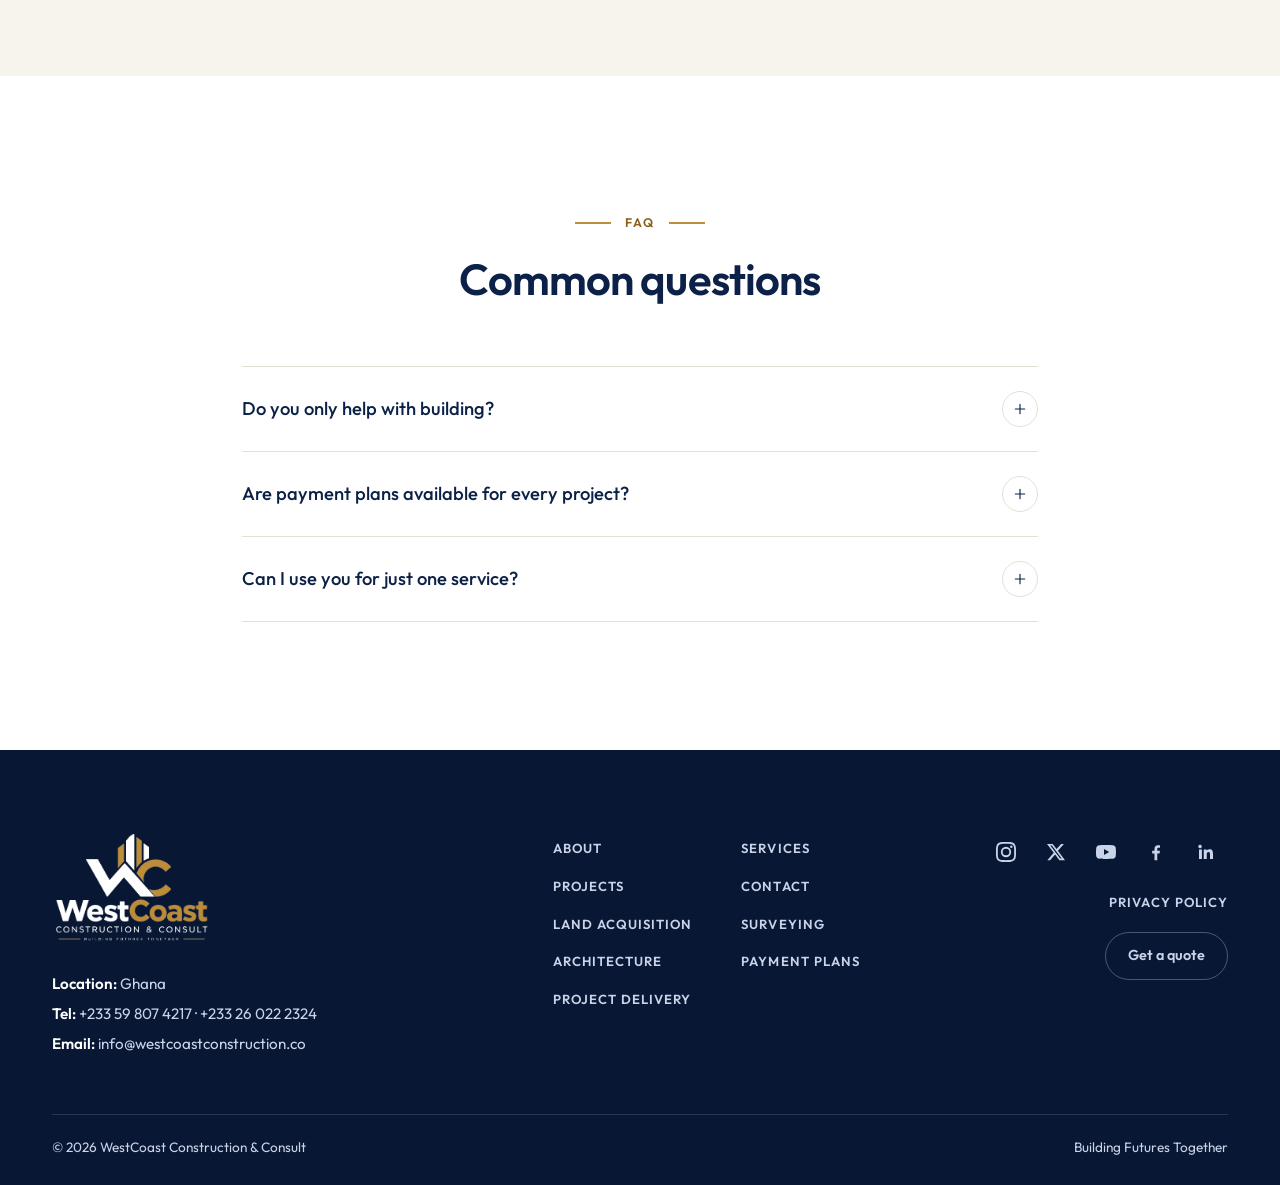
<file: westcoast-website/contact.html>
<!DOCTYPE html>
<html lang="en" class="no-js">
<head>
<meta charset="utf-8">
<meta name="viewport" content="width=device-width, initial-scale=1">
<title>Contact | WestCoast Construction &amp; Consult</title>
<meta name="description" content="Contact WestCoast Construction &amp; Consult about land, design or building in Ghana.">
<meta name="theme-color" content="#0c2148">
<link rel="canonical" href="https://westcoastconstruction.co/contact.html">
<meta property="og:type" content="website"><meta property="og:title" content="Contact | WestCoast Construction &amp; Consult"><meta property="og:description" content="Contact WestCoast Construction &amp; Consult about land, design or building in Ghana."><meta property="og:image" content="https://westcoastconstruction.co/assets/img/og-image.jpg"><meta property="og:url" content="https://westcoastconstruction.co/contact.html">
<meta name="twitter:card" content="summary_large_image">
<link rel="icon" href="assets/icons/favicon.ico" sizes="any"><link rel="icon" type="image/png" sizes="32x32" href="assets/icons/icon-32.png"><link rel="apple-touch-icon" href="assets/icons/icon-180.png"><link rel="manifest" href="site.webmanifest">
<link rel="preconnect" href="https://fonts.googleapis.com"><link rel="preconnect" href="https://fonts.gstatic.com" crossorigin>
<link href="https://fonts.googleapis.com/css2?family=Outfit:wght@300;400;500;600;700&display=swap" rel="stylesheet">
<link rel="stylesheet" href="assets/css/styles.css">
<script type="application/ld+json">{"@context":"https://schema.org","@type":"GeneralContractor","name":"WestCoast Construction & Consult","slogan":"Building Futures Together","url":"https://westcoastconstruction.co","logo":"https://westcoastconstruction.co/assets/img/logo.png","areaServed":"Ghana","email":"info@westcoastconstruction.co","telephone":["+233 59 807 4217","+233 26 022 2324"]}</script>
</head>
<body>
<a class="skip" href="#main">Skip to content</a>
<header class="site-header"><div class="wrap">
<a class="brand" href="index.html" aria-label="WestCoast Construction &amp; Consult, home"><img src="assets/img/logo.png" alt="WestCoast Construction &amp; Consult" width="75" height="54"></a>
<button class="menu-btn" type="button" aria-label="Open menu" aria-expanded="false" aria-controls="nav"><span></span><span></span><span></span></button>
<nav class="nav" id="nav" aria-label="Main"><a href="index.html">Home</a><a href="about.html">About</a><a href="services.html">Services</a><a href="projects.html">Projects</a><a href="contact.html" aria-current="page">Contact</a><a class="btn btn-navy" href="contact.html">Get a quote</a></nav>
</div></header>
<main id="main">
<section class="page-hero">
<div class="hero-media"><img src="assets/img/design-site-supervisor.jpg" alt="" fetchpriority="high"></div>
<div class="wrap"><nav class="crumbs" aria-label="Breadcrumb"><a href="index.html">Home</a><span aria-hidden="true">/</span>Contact</nav><h1>Let&rsquo;s talk about your project.</h1><p class="lead">Tell us where you are in the journey and we will get back to you.</p></div>
</section>
<section class="section paper"><div class="wrap contact">
<div class="form-card reveal"><h2>Send an enquiry</h2><p>A few details help us point you to the right next step. Your enquiry goes straight to our WhatsApp.</p>
<form id="enquiry" data-email="info@westcoastconstruction.co" data-wa="233598074217">
<div class="row2"><label>Full name<input name="name" required autocomplete="name"></label><label><span>Phone <span class="opt">(optional)</span></span><input name="phone" type="tel" autocomplete="tel" inputmode="tel"></label></div>
<label><span>Email <span class="opt">(optional)</span></span><input name="email" type="email" autocomplete="email"></label>
<label>I am interested in<select name="interest"><option>Land acquisition</option><option>Surveying &amp; site planning</option><option>Architecture &amp; documentation</option><option>Payment plans</option><option>Building &amp; project delivery</option><option>Not sure yet</option></select></label>
<label>Message<textarea name="message" required></textarea></label>
<div class="send-row"><button class="btn btn-navy" type="submit"><svg viewBox="0 0 24 24" fill="currentColor" aria-hidden="true"><path d="M17.472 14.382c-.297-.149-1.758-.867-2.03-.967-.273-.099-.471-.148-.67.15-.197.297-.767.966-.94 1.164-.173.199-.347.223-.644.075-.297-.15-1.255-.463-2.39-1.475-.883-.788-1.48-1.761-1.653-2.059-.173-.297-.018-.458.13-.606.134-.133.298-.347.446-.52.149-.174.198-.298.298-.497.099-.198.05-.371-.025-.52-.075-.149-.669-1.612-.916-2.207-.242-.579-.487-.5-.669-.51-.173-.008-.371-.01-.57-.01-.198 0-.52.074-.792.372-.272.297-1.04 1.016-1.04 2.479 0 1.462 1.065 2.875 1.213 3.074.149.198 2.096 3.2 5.077 4.487.709.306 1.262.489 1.694.625.712.227 1.36.195 1.871.118.571-.085 1.758-.719 2.006-1.413.248-.694.248-1.289.173-1.413-.074-.124-.272-.198-.57-.347m-5.421 7.403h-.004a9.87 9.87 0 01-5.031-1.378l-.361-.214-3.741.982.998-3.648-.235-.374a9.86 9.86 0 01-1.51-5.26c.001-5.45 4.436-9.884 9.888-9.884 2.64 0 5.122 1.03 6.988 2.898a9.825 9.825 0 012.893 6.994c-.003 5.45-4.437 9.884-9.885 9.884m8.413-18.297A11.815 11.815 0 0012.05 0C5.495 0 .16 5.335.157 11.892c0 2.096.547 4.142 1.588 5.945L.057 24l6.305-1.654a11.882 11.882 0 005.683 1.448h.005c6.554 0 11.89-5.335 11.893-11.893a11.821 11.821 0 00-3.48-8.413z"/></svg>Send on WhatsApp</button><button class="link-btn" type="button" id="email-instead">or send by email instead</button></div>
<p class="form-hint">WhatsApp opens with your enquiry written out. Tap send there to reach us.</p>
<div class="form-msg" id="form-msg" role="status"></div>
</form></div>
<aside class="info-card reveal" style="--d:.1s"><h2>Contact details</h2>
<div class="info-item"><span class="ic"><svg viewBox="0 0 24 24" fill="none" stroke="currentColor" stroke-width="1.7" stroke-linecap="round" stroke-linejoin="round" aria-hidden="true"><path d="M5 4h4l2 5-2.5 1.5a11 11 0 0 0 5 5L15 13l5 2v4a2 2 0 0 1-2 2A16 16 0 0 1 3 6a2 2 0 0 1 2-2z"/></svg></span><div><b>Phone</b><a href="tel:+233598074217">+233 59 807 4217</a><a href="tel:+233260222324">+233 26 022 2324</a></div></div>
<div class="info-item"><span class="ic"><svg viewBox="0 0 24 24" fill="none" stroke="currentColor" stroke-width="1.7" stroke-linecap="round" stroke-linejoin="round" aria-hidden="true"><rect x="3" y="5" width="18" height="14" rx="2.5"/><path d="M3.5 6.5l8.5 6 8.5-6"/></svg></span><div><b>Email</b><a href="mailto:info@westcoastconstruction.co">info@westcoastconstruction.co</a></div></div>
<div class="info-item"><span class="ic"><svg viewBox="0 0 24 24" fill="none" stroke="currentColor" stroke-width="1.7" stroke-linecap="round" stroke-linejoin="round" aria-hidden="true"><path d="M12 21s-7-6.2-7-11.5a7 7 0 0 1 14 0C19 14.8 12 21 12 21z"/><circle cx="12" cy="9.5" r="2.5"/></svg></span><div><b>Location</b>Ghana</div></div>
<div class="info-item"><span class="ic"><svg viewBox="0 0 24 24" fill="none" stroke="currentColor" stroke-width="1.7" stroke-linecap="round" stroke-linejoin="round" aria-hidden="true"><circle cx="12" cy="12" r="9"/><path d="M12 7v5l3 2"/></svg></span><div><b>Hours</b>Monday to Friday, 8:00 to 17:00</div></div>
</aside></div></section>
<section class="section"><div class="wrap faq">
<div class="sec-head center reveal"><div><span class="eyebrow">FAQ</span><h2>Common questions</h2></div></div>
<details class="reveal"><summary>Do you only help with building?<span class="pm"><svg viewBox="0 0 24 24" fill="none" stroke="currentColor" stroke-width="1.7" stroke-linecap="round" stroke-linejoin="round" aria-hidden="true"><path d="M12 5v14M5 12h14"/></svg></span></summary><p>No. Many clients start with us at the land stage. We help find land, verify ownership, survey, plan, design and build.</p></details><details class="reveal"><summary>Are payment plans available for every project?<span class="pm"><svg viewBox="0 0 24 24" fill="none" stroke="currentColor" stroke-width="1.7" stroke-linecap="round" stroke-linejoin="round" aria-hidden="true"><path d="M12 5v14M5 12h14"/></svg></span></summary><p>Payment plans are offered for eligible projects. We explain the terms in writing before you commit.</p></details><details class="reveal"><summary>Can I use you for just one service?<span class="pm"><svg viewBox="0 0 24 24" fill="none" stroke="currentColor" stroke-width="1.7" stroke-linecap="round" stroke-linejoin="round" aria-hidden="true"><path d="M12 5v14M5 12h14"/></svg></span></summary><p>Yes. Each service stands alone, though they work best together.</p></details>
</div></section>
</main>
<footer class="site-footer"><div class="wrap foot">
<div class="f-brand"><a href="index.html" aria-label="WestCoast Construction &amp; Consult, home"><img src="assets/img/logo-light.png" alt="WestCoast Construction &amp; Consult" width="160" height="115" loading="lazy"></a>
<address><p><b>Location:</b> Ghana</p><p><b>Tel:</b> <a href="tel:+233598074217">+233 59 807 4217</a> &middot; <a href="tel:+233260222324">+233 26 022 2324</a></p><p><b>Email:</b> <a href="mailto:info@westcoastconstruction.co">info@westcoastconstruction.co</a></p></address></div>
<nav class="f-links" aria-label="Footer"><a href="about.html">About</a><a href="services.html">Services</a><a href="projects.html">Projects</a><a href="contact.html">Contact</a><a href="services.html#land">Land acquisition</a><a href="services.html#survey">Surveying</a><a href="services.html#design">Architecture</a><a href="services.html#payment">Payment plans</a><a href="services.html#build">Project delivery</a></nav>
<div class="f-side"><div class="social"><a href="#" aria-label="Instagram"><svg viewBox="0 0 24 24" fill="currentColor" aria-hidden="true"><path d="M12 2.2c3.2 0 3.6 0 4.8.1 3.3.1 4.8 1.7 4.9 4.9.1 1.3.1 1.6.1 4.8s0 3.6-.1 4.8c-.1 3.2-1.7 4.8-4.9 4.9-1.3.1-1.6.1-4.8.1s-3.6 0-4.8-.1c-3.3-.1-4.8-1.7-4.9-4.9C2.2 15.6 2.2 15.2 2.2 12s0-3.6.1-4.8C2.4 3.9 4 2.4 7.2 2.3 8.4 2.2 8.8 2.2 12 2.2zM12 0C8.7 0 8.3 0 7.1.1 2.7.3.3 2.7.1 7.1 0 8.3 0 8.7 0 12s0 3.7.1 4.9c.2 4.4 2.6 6.8 7 7C8.3 24 8.7 24 12 24s3.7 0 4.9-.1c4.4-.2 6.8-2.6 7-7 .1-1.2.1-1.6.1-4.9s0-3.7-.1-4.9c-.2-4.4-2.6-6.8-7-7C15.7 0 15.3 0 12 0zm0 5.8a6.2 6.2 0 100 12.4 6.2 6.2 0 000-12.4zM12 16a4 4 0 110-8 4 4 0 010 8zm6.4-11.8a1.4 1.4 0 100 2.9 1.4 1.4 0 000-2.9z"/></svg></a><a href="#" aria-label="X"><svg viewBox="0 0 24 24" fill="currentColor" aria-hidden="true"><path d="M18.2 2.3h3.3l-7.2 8.3 8.5 11.2h-6.7l-5.2-6.8-6 6.8H1.6l7.7-8.8L1.2 2.3h6.8l4.7 6.2 5.5-6.2zm-1.2 17.5h1.8L7 4.2H5.1l11.9 15.6z"/></svg></a><a href="#" aria-label="YouTube"><svg viewBox="0 0 24 24" fill="currentColor" aria-hidden="true"><path d="M23.5 6.2a3 3 0 00-2.1-2.1C19.5 3.6 12 3.6 12 3.6s-7.5 0-9.4.5A3 3 0 00.5 6.2C0 8.1 0 12 0 12s0 3.9.5 5.8a3 3 0 002.1 2.1c1.9.5 9.4.5 9.4.5s7.5 0 9.4-.5a3 3 0 002.1-2.1c.5-1.9.5-5.8.5-5.8s0-3.9-.5-5.8zM9.6 15.6V8.4l6.2 3.6-6.2 3.6z"/></svg></a><a href="#" aria-label="Facebook"><svg viewBox="0 0 24 24" fill="currentColor" aria-hidden="true"><path d="M13.5 22v-8.2h2.8l.4-3.2h-3.2V8.5c0-.9.3-1.5 1.6-1.5h1.7V4.1c-.3 0-1.3-.1-2.5-.1-2.5 0-4.1 1.5-4.1 4.2v2.4H7.4v3.2h2.8V22h3.3z"/></svg></a><a href="#" aria-label="LinkedIn"><svg viewBox="0 0 24 24" fill="currentColor" aria-hidden="true"><path d="M20.4 20.5h-3.6v-5.6c0-1.3 0-3-1.8-3s-2.1 1.4-2.1 2.9v5.7H9.3V9h3.4v1.6c.5-.9 1.6-1.8 3.4-1.8 3.6 0 4.3 2.4 4.3 5.5v6.2zM5.3 7.4a2.1 2.1 0 110-4.1 2.1 2.1 0 010 4.1zM7.1 20.5H3.6V9h3.5v11.5z"/></svg></a></div><a class="plain" href="#">Privacy policy</a><a class="btn-ghost-sm" href="contact.html">Get a quote</a></div>
</div>
<div class="wrap legal"><span>&copy; <span id="year">2026</span> WestCoast Construction &amp; Consult</span><span>Building Futures Together</span></div></footer>
<button class="to-top" type="button" aria-label="Back to top"><svg viewBox="0 0 24 24" fill="none" stroke="currentColor" stroke-width="1.7" stroke-linecap="round" stroke-linejoin="round" aria-hidden="true"><path d="M12 19V5M6 11l6-6 6 6"/></svg></button>
<script src="assets/js/main.js" defer></script>
</body>
</html>
</file>
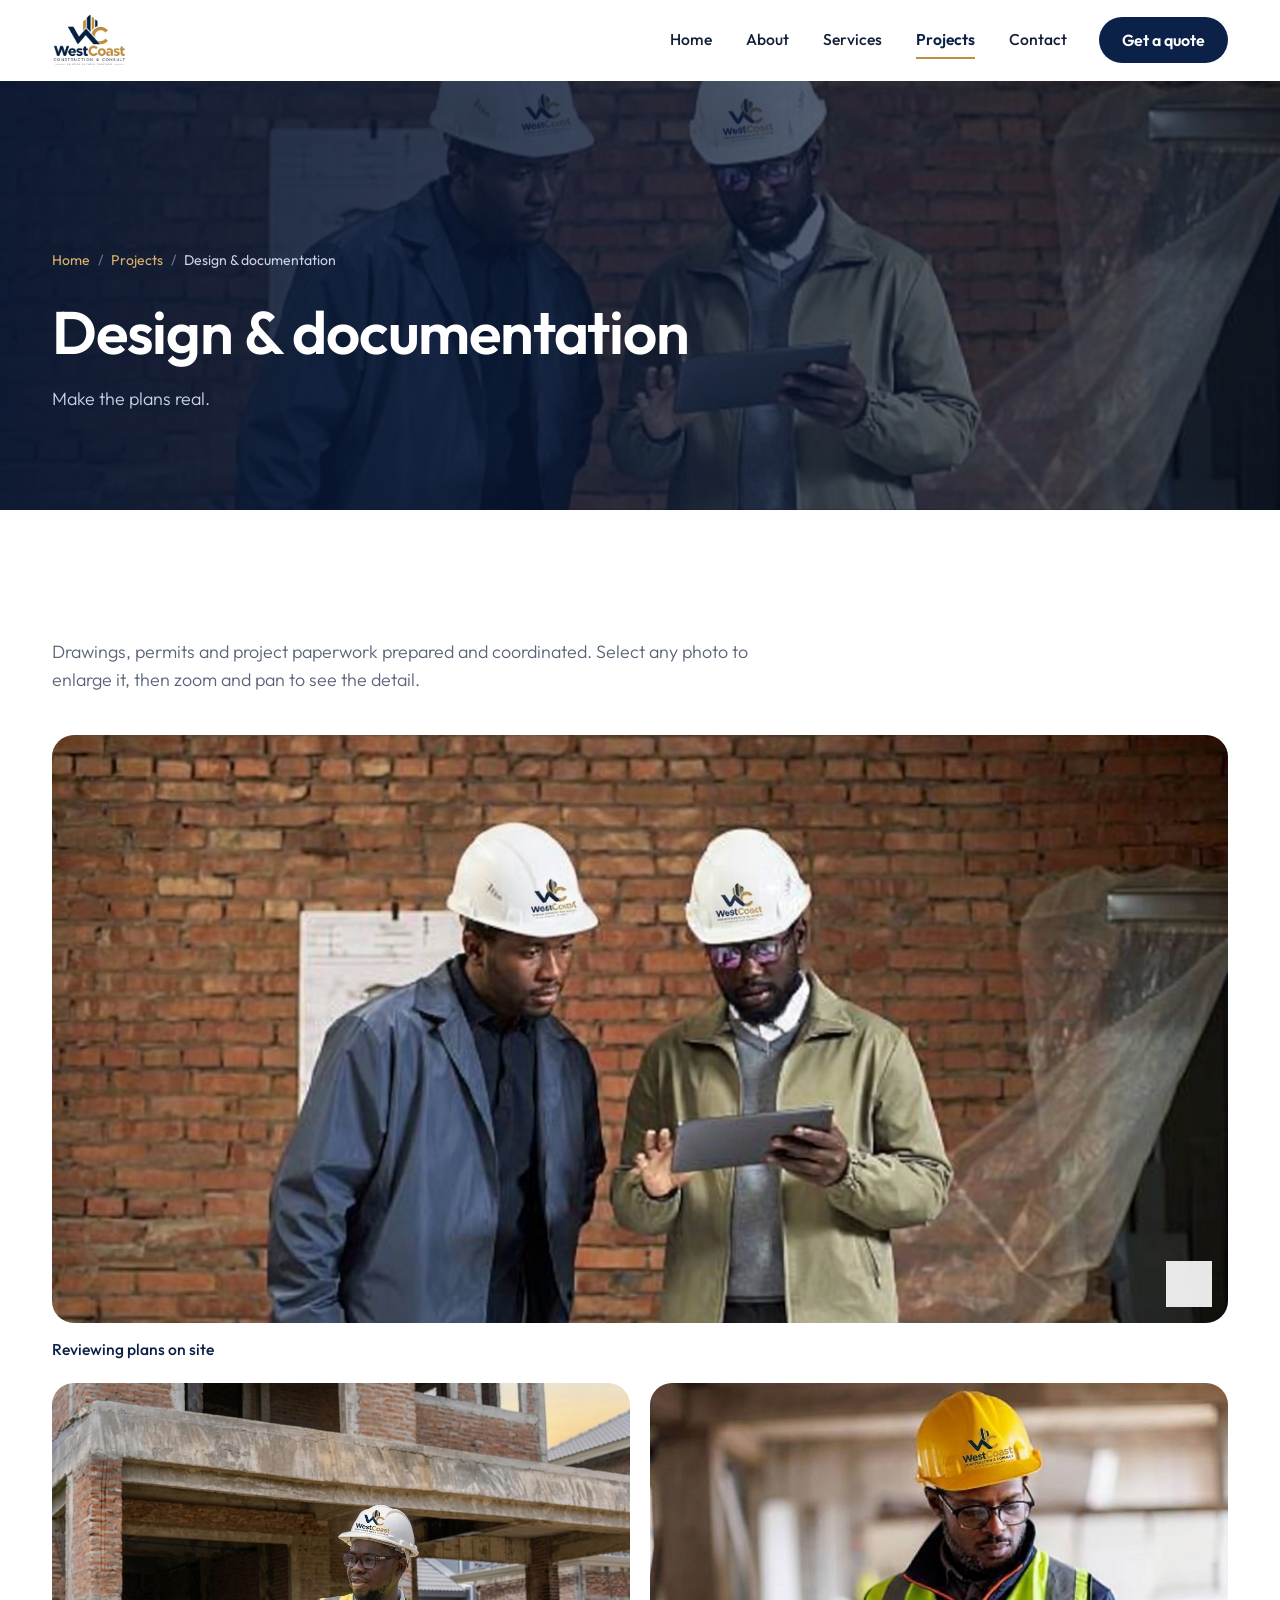
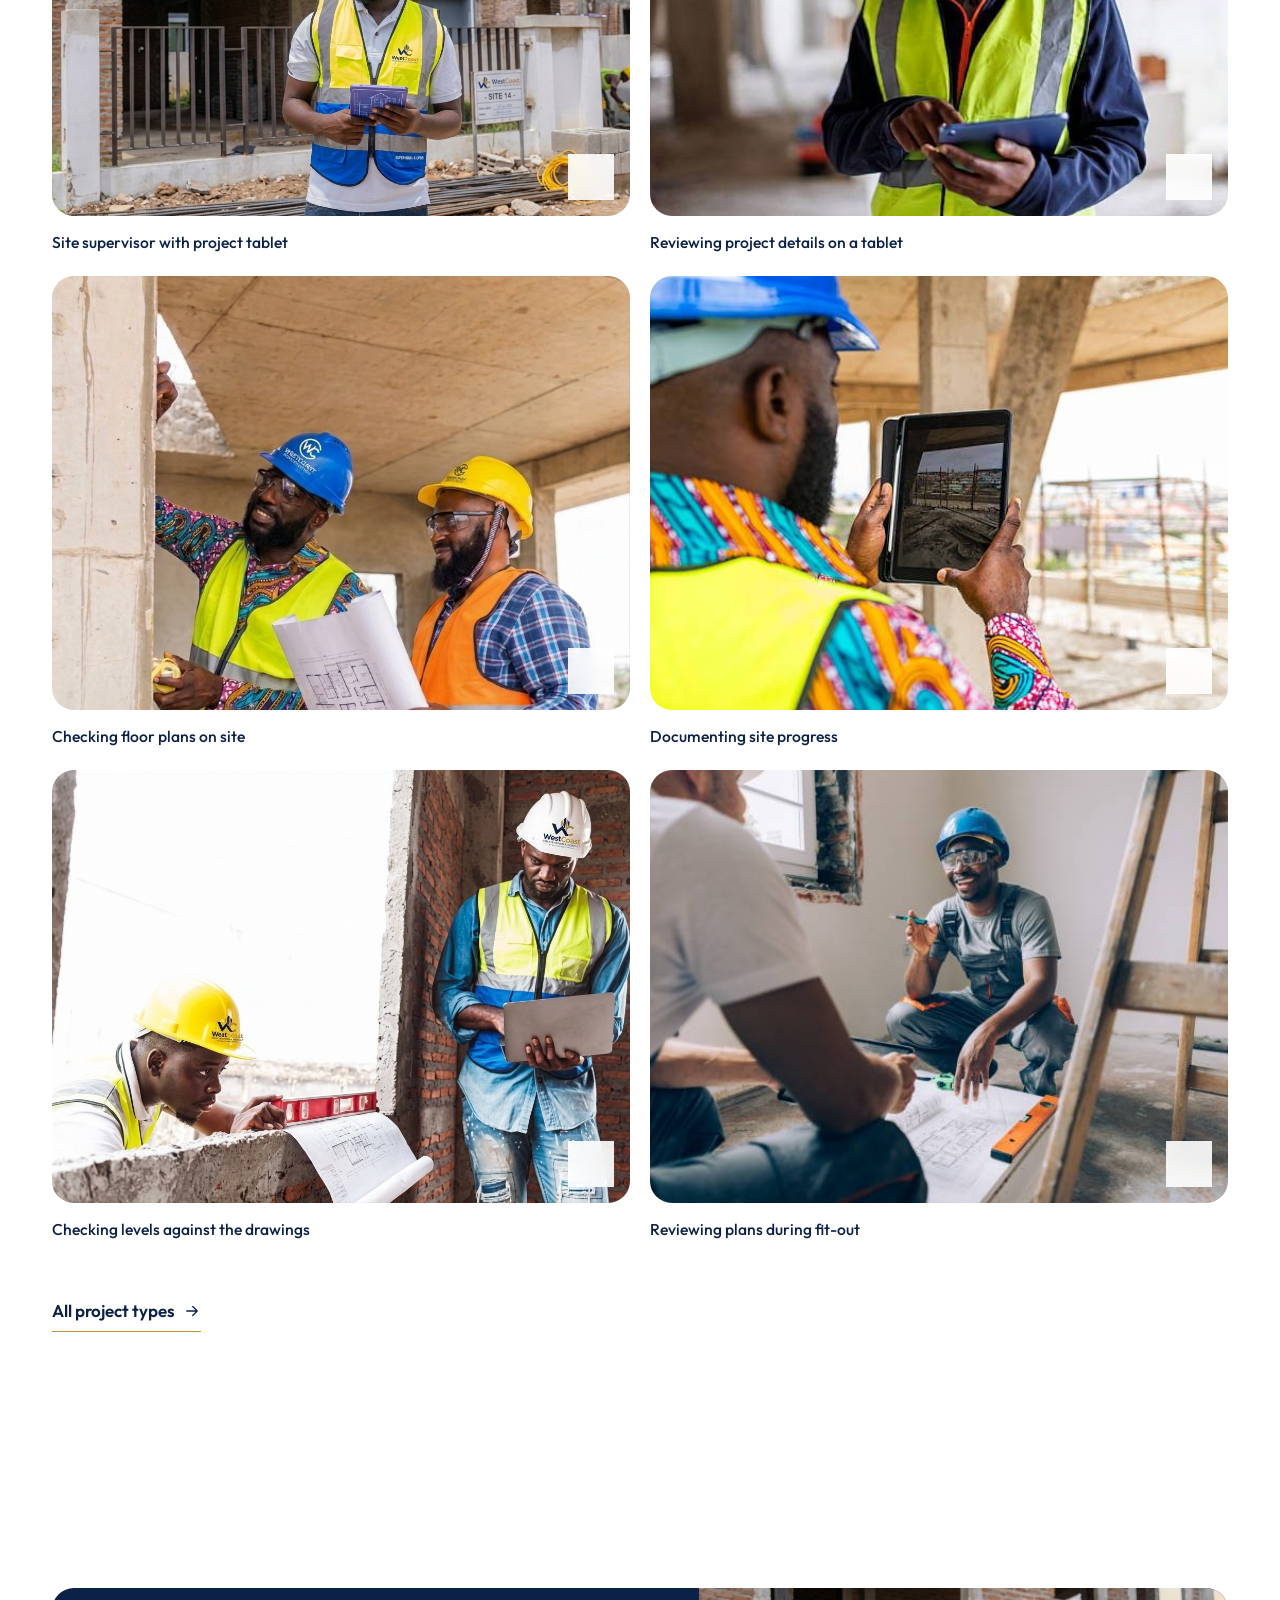
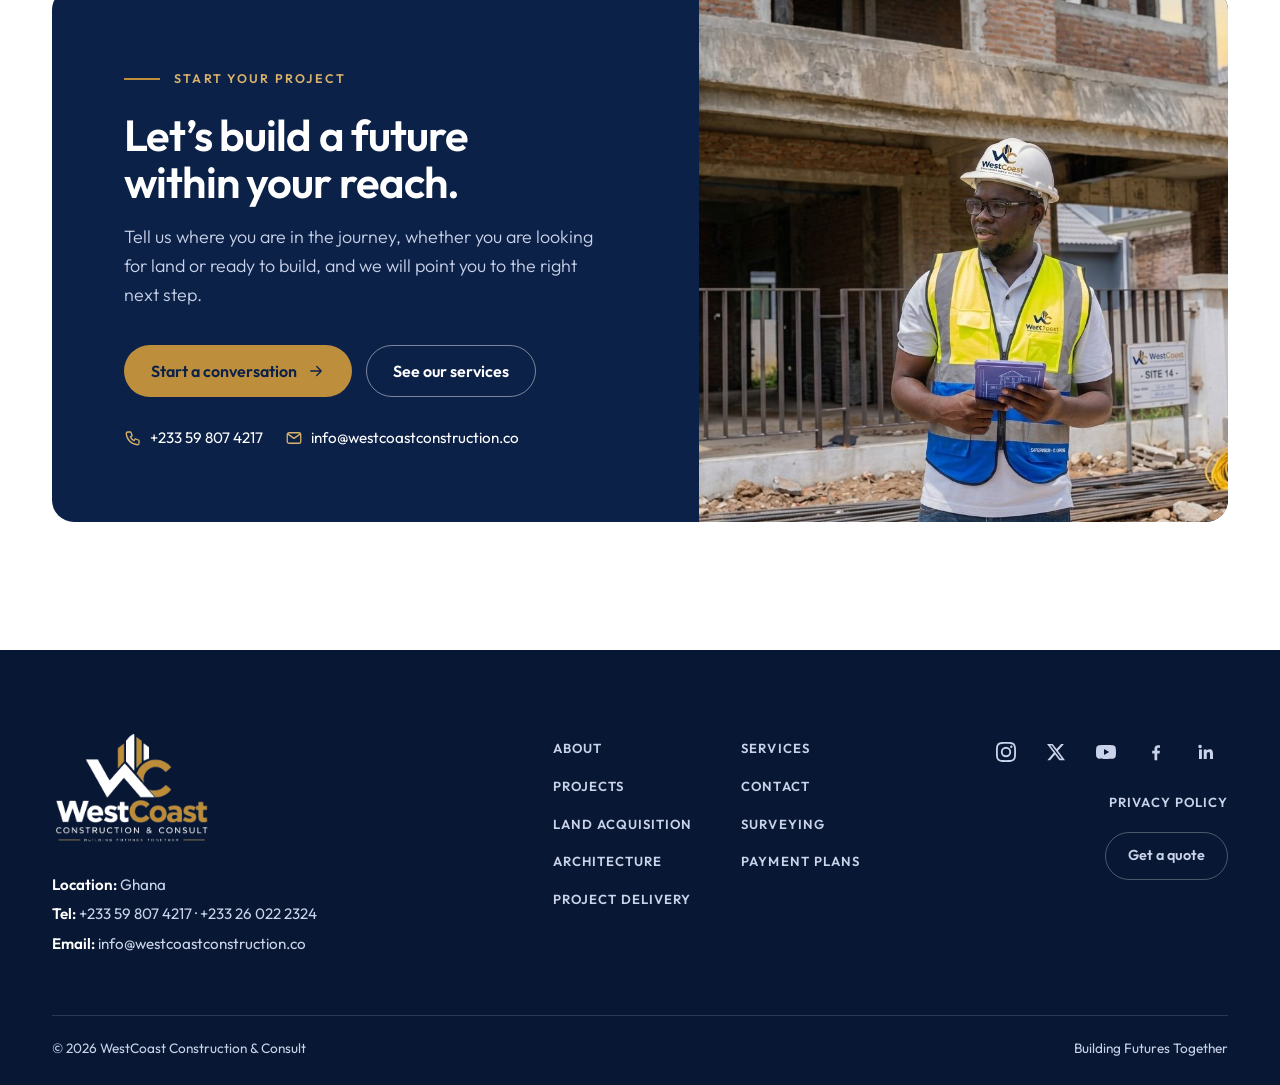
<file: westcoast-website/design-documentation.html>
<!DOCTYPE html>
<html lang="en" class="no-js">
<head>
<meta charset="utf-8">
<meta name="viewport" content="width=device-width, initial-scale=1">
<title>Design &amp; Documentation | WestCoast Construction &amp; Consult</title>
<meta name="description" content="Architectural design, permits and documentation by WestCoast Construction &amp; Consult.">
<meta name="theme-color" content="#0c2148">
<link rel="canonical" href="https://westcoastconstruction.co/design-documentation.html">
<meta property="og:type" content="website"><meta property="og:title" content="Design &amp; Documentation | WestCoast Construction &amp; Consult"><meta property="og:description" content="Architectural design, permits and documentation by WestCoast Construction &amp; Consult."><meta property="og:image" content="https://westcoastconstruction.co/assets/img/og-image.jpg"><meta property="og:url" content="https://westcoastconstruction.co/design-documentation.html">
<meta name="twitter:card" content="summary_large_image">
<link rel="icon" href="assets/icons/favicon.ico" sizes="any"><link rel="icon" type="image/png" sizes="32x32" href="assets/icons/icon-32.png"><link rel="apple-touch-icon" href="assets/icons/icon-180.png"><link rel="manifest" href="site.webmanifest">
<link rel="preconnect" href="https://fonts.googleapis.com"><link rel="preconnect" href="https://fonts.gstatic.com" crossorigin>
<link href="https://fonts.googleapis.com/css2?family=Outfit:wght@300;400;500;600;700&display=swap" rel="stylesheet">
<link rel="stylesheet" href="assets/css/styles.css">
<script type="application/ld+json">{"@context":"https://schema.org","@type":"GeneralContractor","name":"WestCoast Construction & Consult","slogan":"Building Futures Together","url":"https://westcoastconstruction.co","logo":"https://westcoastconstruction.co/assets/img/logo.png","areaServed":"Ghana","email":"info@westcoastconstruction.co","telephone":["+233 59 807 4217","+233 26 022 2324"]}</script>
</head>
<body>
<a class="skip" href="#main">Skip to content</a>
<header class="site-header"><div class="wrap">
<a class="brand" href="index.html" aria-label="WestCoast Construction &amp; Consult, home"><img src="assets/img/logo.png" alt="WestCoast Construction &amp; Consult" width="75" height="54"></a>
<button class="menu-btn" type="button" aria-label="Open menu" aria-expanded="false" aria-controls="nav"><span></span><span></span><span></span></button>
<nav class="nav" id="nav" aria-label="Main"><a href="index.html">Home</a><a href="about.html">About</a><a href="services.html">Services</a><a href="projects.html" aria-current="page">Projects</a><a href="contact.html">Contact</a><a class="btn btn-navy" href="contact.html">Get a quote</a></nav>
</div></header>
<main id="main">
<section class="page-hero">
<div class="hero-media"><img src="assets/img/design-tablet-briefing.jpg" alt="" fetchpriority="high"></div>
<div class="wrap"><nav class="crumbs" aria-label="Breadcrumb"><a href="index.html">Home</a><span aria-hidden="true">/</span><a href="projects.html">Projects</a><span aria-hidden="true">/</span>Design &amp; documentation</nav><h1>Design &amp; documentation</h1><p class="lead">Make the plans real.</p></div>
</section><section class="section"><div class="wrap"><p class="lead reveal" style="margin-bottom:40px">Drawings, permits and project paperwork prepared and coordinated. Select any photo to enlarge it, then zoom and pan to see the detail.</p><div class="gallery feature" data-stagger><figure class="shot"><button type="button" class="zoom" data-full="assets/img/design-tablet-briefing.jpg" data-cap="Reviewing plans on site" aria-label="Enlarge photo: Reviewing plans on site"><img src="assets/img/design-tablet-briefing.jpg" alt="Two WestCoast engineers reviewing project drawings on a tablet beside a plan table" loading="lazy"><span class="zi" aria-hidden="true"><svg viewBox="0 0 24 24" fill="none" stroke="currentColor" stroke-width="1.7" stroke-linecap="round" stroke-linejoin="round" aria-hidden="true"><path d="M14 4h6v6M10 20H4v-6M20 4l-7 7M4 20l7-7"/></svg></span></button><figcaption>Reviewing plans on site</figcaption></figure><figure class="shot"><button type="button" class="zoom" data-full="assets/img/design-site-supervisor.jpg" data-cap="Site supervisor with project tablet" aria-label="Enlarge photo: Site supervisor with project tablet"><img src="assets/img/design-site-supervisor.jpg" alt="WestCoast site supervisor holding a tablet in front of a building under construction" loading="lazy"><span class="zi" aria-hidden="true"><svg viewBox="0 0 24 24" fill="none" stroke="currentColor" stroke-width="1.7" stroke-linecap="round" stroke-linejoin="round" aria-hidden="true"><path d="M14 4h6v6M10 20H4v-6M20 4l-7 7M4 20l7-7"/></svg></span></button><figcaption>Site supervisor with project tablet</figcaption></figure><figure class="shot"><button type="button" class="zoom" data-full="assets/img/design-tablet-review.jpg" data-cap="Reviewing project details on a tablet" aria-label="Enlarge photo: Reviewing project details on a tablet"><img src="assets/img/design-tablet-review.jpg" alt="Engineer in a WestCoast hard hat reviewing drawings on a tablet" loading="lazy"><span class="zi" aria-hidden="true"><svg viewBox="0 0 24 24" fill="none" stroke="currentColor" stroke-width="1.7" stroke-linecap="round" stroke-linejoin="round" aria-hidden="true"><path d="M14 4h6v6M10 20H4v-6M20 4l-7 7M4 20l7-7"/></svg></span></button><figcaption>Reviewing project details on a tablet</figcaption></figure><figure class="shot"><button type="button" class="zoom" data-full="assets/img/design-blueprint-review.jpg" data-cap="Checking floor plans on site" aria-label="Enlarge photo: Checking floor plans on site"><img src="assets/img/design-blueprint-review.jpg" alt="Two engineers checking a floor plan beside a concrete column" loading="lazy"><span class="zi" aria-hidden="true"><svg viewBox="0 0 24 24" fill="none" stroke="currentColor" stroke-width="1.7" stroke-linecap="round" stroke-linejoin="round" aria-hidden="true"><path d="M14 4h6v6M10 20H4v-6M20 4l-7 7M4 20l7-7"/></svg></span></button><figcaption>Checking floor plans on site</figcaption></figure><figure class="shot"><button type="button" class="zoom" data-full="assets/img/design-site-photo.jpg" data-cap="Documenting site progress" aria-label="Enlarge photo: Documenting site progress"><img src="assets/img/design-site-photo.jpg" alt="Engineer photographing site progress on a tablet" loading="lazy"><span class="zi" aria-hidden="true"><svg viewBox="0 0 24 24" fill="none" stroke="currentColor" stroke-width="1.7" stroke-linecap="round" stroke-linejoin="round" aria-hidden="true"><path d="M14 4h6v6M10 20H4v-6M20 4l-7 7M4 20l7-7"/></svg></span></button><figcaption>Documenting site progress</figcaption></figure><figure class="shot"><button type="button" class="zoom" data-full="assets/img/site-level-check.jpg" data-cap="Checking levels against the drawings" aria-label="Enlarge photo: Checking levels against the drawings"><img src="assets/img/site-level-check.jpg" alt="WestCoast engineer checking a wall with a spirit level beside a floor plan while a colleague reviews a laptop" loading="lazy"><span class="zi" aria-hidden="true"><svg viewBox="0 0 24 24" fill="none" stroke="currentColor" stroke-width="1.7" stroke-linecap="round" stroke-linejoin="round" aria-hidden="true"><path d="M14 4h6v6M10 20H4v-6M20 4l-7 7M4 20l7-7"/></svg></span></button><figcaption>Checking levels against the drawings</figcaption></figure><figure class="shot"><button type="button" class="zoom" data-full="assets/img/interior-plan-review.jpg" data-cap="Reviewing plans during fit-out" aria-label="Enlarge photo: Reviewing plans during fit-out"><img src="assets/img/interior-plan-review.jpg" alt="Builder in a blue hard hat discussing a floor plan on the floor of a room under renovation" loading="lazy"><span class="zi" aria-hidden="true"><svg viewBox="0 0 24 24" fill="none" stroke="currentColor" stroke-width="1.7" stroke-linecap="round" stroke-linejoin="round" aria-hidden="true"><path d="M14 4h6v6M10 20H4v-6M20 4l-7 7M4 20l7-7"/></svg></span></button><figcaption>Reviewing plans during fit-out</figcaption></figure></div><p class="back"><a class="text-link" href="projects.html">All project types <svg viewBox="0 0 24 24" fill="none" stroke="currentColor" stroke-width="1.7" stroke-linecap="round" stroke-linejoin="round" aria-hidden="true"><path d="M5 12h14M13 6l6 6-6 6"/></svg></a></p></div></section><section class="section"><div class="wrap">
<div class="cta-card reveal"><div class="copy on-dark-text">
<span class="eyebrow" style="color:var(--gold-soft)">Start your project</span>
<h2>Let&rsquo;s build a future within your reach.</h2>
<p class="lead">Tell us where you are in the journey, whether you are looking for land or ready to build, and we will point you to the right next step.</p>
<div class="btn-row"><a class="btn btn-gold" href="contact.html">Start a conversation <svg viewBox="0 0 24 24" fill="none" stroke="currentColor" stroke-width="1.7" stroke-linecap="round" stroke-linejoin="round" aria-hidden="true"><path d="M5 12h14M13 6l6 6-6 6"/></svg></a><a class="btn btn-ghost" href="services.html">See our services</a></div>
<div class="contact-line"><a href="tel:+233598074217"><svg viewBox="0 0 24 24" fill="none" stroke="currentColor" stroke-width="1.7" stroke-linecap="round" stroke-linejoin="round" aria-hidden="true"><path d="M5 4h4l2 5-2.5 1.5a11 11 0 0 0 5 5L15 13l5 2v4a2 2 0 0 1-2 2A16 16 0 0 1 3 6a2 2 0 0 1 2-2z"/></svg>+233 59 807 4217</a><a href="mailto:info@westcoastconstruction.co"><svg viewBox="0 0 24 24" fill="none" stroke="currentColor" stroke-width="1.7" stroke-linecap="round" stroke-linejoin="round" aria-hidden="true"><rect x="3" y="5" width="18" height="14" rx="2.5"/><path d="M3.5 6.5l8.5 6 8.5-6"/></svg>info@westcoastconstruction.co</a></div>
</div><div class="media"><img src="assets/img/design-site-supervisor.jpg" alt="WestCoast site supervisor on a residential project" loading="lazy"></div></div>
</div></section>
</main>
<footer class="site-footer"><div class="wrap foot">
<div class="f-brand"><a href="index.html" aria-label="WestCoast Construction &amp; Consult, home"><img src="assets/img/logo-light.png" alt="WestCoast Construction &amp; Consult" width="160" height="115" loading="lazy"></a>
<address><p><b>Location:</b> Ghana</p><p><b>Tel:</b> <a href="tel:+233598074217">+233 59 807 4217</a> &middot; <a href="tel:+233260222324">+233 26 022 2324</a></p><p><b>Email:</b> <a href="mailto:info@westcoastconstruction.co">info@westcoastconstruction.co</a></p></address></div>
<nav class="f-links" aria-label="Footer"><a href="about.html">About</a><a href="services.html">Services</a><a href="projects.html">Projects</a><a href="contact.html">Contact</a><a href="services.html#land">Land acquisition</a><a href="services.html#survey">Surveying</a><a href="services.html#design">Architecture</a><a href="services.html#payment">Payment plans</a><a href="services.html#build">Project delivery</a></nav>
<div class="f-side"><div class="social"><a href="#" aria-label="Instagram"><svg viewBox="0 0 24 24" fill="currentColor" aria-hidden="true"><path d="M12 2.2c3.2 0 3.6 0 4.8.1 3.3.1 4.8 1.7 4.9 4.9.1 1.3.1 1.6.1 4.8s0 3.6-.1 4.8c-.1 3.2-1.7 4.8-4.9 4.9-1.3.1-1.6.1-4.8.1s-3.6 0-4.8-.1c-3.3-.1-4.8-1.7-4.9-4.9C2.2 15.6 2.2 15.2 2.2 12s0-3.6.1-4.8C2.4 3.9 4 2.4 7.2 2.3 8.4 2.2 8.8 2.2 12 2.2zM12 0C8.7 0 8.3 0 7.1.1 2.7.3.3 2.7.1 7.1 0 8.3 0 8.7 0 12s0 3.7.1 4.9c.2 4.4 2.6 6.8 7 7C8.3 24 8.7 24 12 24s3.7 0 4.9-.1c4.4-.2 6.8-2.6 7-7 .1-1.2.1-1.6.1-4.9s0-3.7-.1-4.9c-.2-4.4-2.6-6.8-7-7C15.7 0 15.3 0 12 0zm0 5.8a6.2 6.2 0 100 12.4 6.2 6.2 0 000-12.4zM12 16a4 4 0 110-8 4 4 0 010 8zm6.4-11.8a1.4 1.4 0 100 2.9 1.4 1.4 0 000-2.9z"/></svg></a><a href="#" aria-label="X"><svg viewBox="0 0 24 24" fill="currentColor" aria-hidden="true"><path d="M18.2 2.3h3.3l-7.2 8.3 8.5 11.2h-6.7l-5.2-6.8-6 6.8H1.6l7.7-8.8L1.2 2.3h6.8l4.7 6.2 5.5-6.2zm-1.2 17.5h1.8L7 4.2H5.1l11.9 15.6z"/></svg></a><a href="#" aria-label="YouTube"><svg viewBox="0 0 24 24" fill="currentColor" aria-hidden="true"><path d="M23.5 6.2a3 3 0 00-2.1-2.1C19.5 3.6 12 3.6 12 3.6s-7.5 0-9.4.5A3 3 0 00.5 6.2C0 8.1 0 12 0 12s0 3.9.5 5.8a3 3 0 002.1 2.1c1.9.5 9.4.5 9.4.5s7.5 0 9.4-.5a3 3 0 002.1-2.1c.5-1.9.5-5.8.5-5.8s0-3.9-.5-5.8zM9.6 15.6V8.4l6.2 3.6-6.2 3.6z"/></svg></a><a href="#" aria-label="Facebook"><svg viewBox="0 0 24 24" fill="currentColor" aria-hidden="true"><path d="M13.5 22v-8.2h2.8l.4-3.2h-3.2V8.5c0-.9.3-1.5 1.6-1.5h1.7V4.1c-.3 0-1.3-.1-2.5-.1-2.5 0-4.1 1.5-4.1 4.2v2.4H7.4v3.2h2.8V22h3.3z"/></svg></a><a href="#" aria-label="LinkedIn"><svg viewBox="0 0 24 24" fill="currentColor" aria-hidden="true"><path d="M20.4 20.5h-3.6v-5.6c0-1.3 0-3-1.8-3s-2.1 1.4-2.1 2.9v5.7H9.3V9h3.4v1.6c.5-.9 1.6-1.8 3.4-1.8 3.6 0 4.3 2.4 4.3 5.5v6.2zM5.3 7.4a2.1 2.1 0 110-4.1 2.1 2.1 0 010 4.1zM7.1 20.5H3.6V9h3.5v11.5z"/></svg></a></div><a class="plain" href="#">Privacy policy</a><a class="btn-ghost-sm" href="contact.html">Get a quote</a></div>
</div>
<div class="wrap legal"><span>&copy; <span id="year">2026</span> WestCoast Construction &amp; Consult</span><span>Building Futures Together</span></div></footer>
<button class="to-top" type="button" aria-label="Back to top"><svg viewBox="0 0 24 24" fill="none" stroke="currentColor" stroke-width="1.7" stroke-linecap="round" stroke-linejoin="round" aria-hidden="true"><path d="M12 19V5M6 11l6-6 6 6"/></svg></button>
<script src="assets/js/main.js" defer></script>
</body>
</html>
</file>
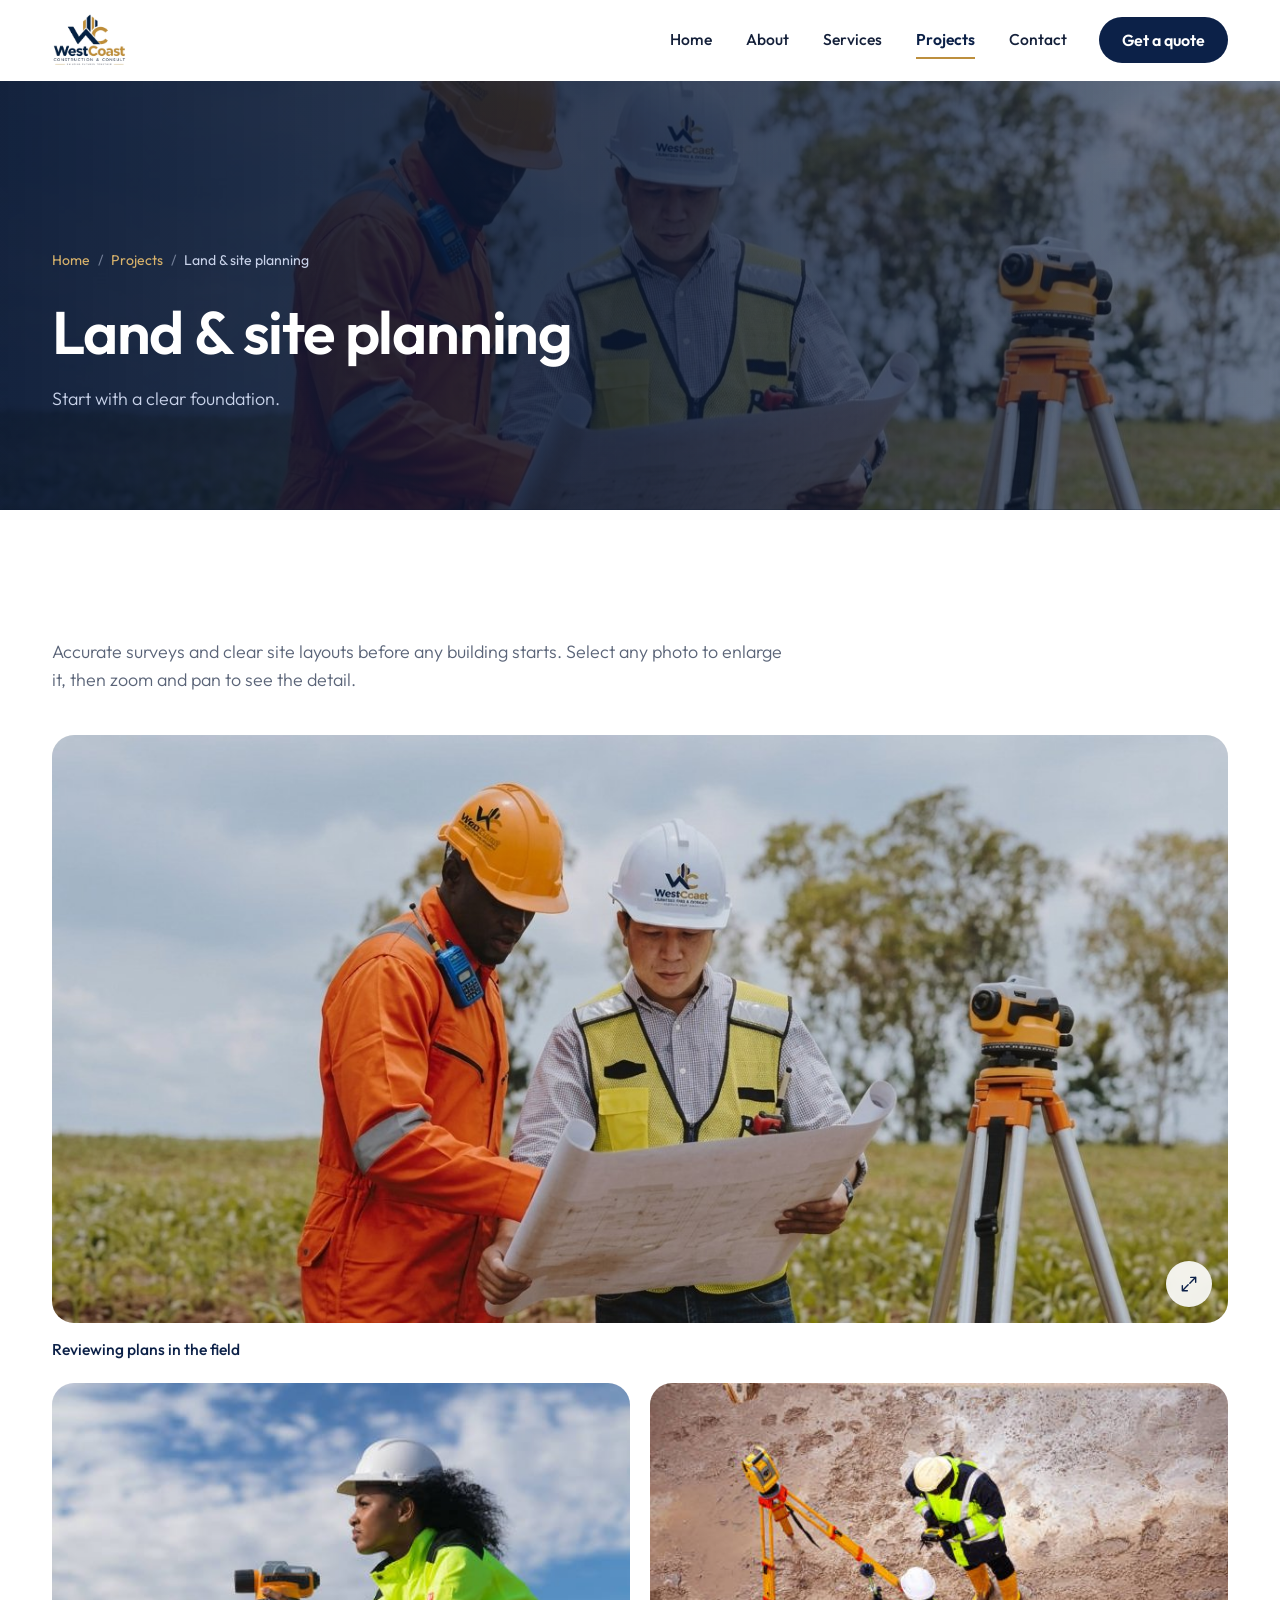
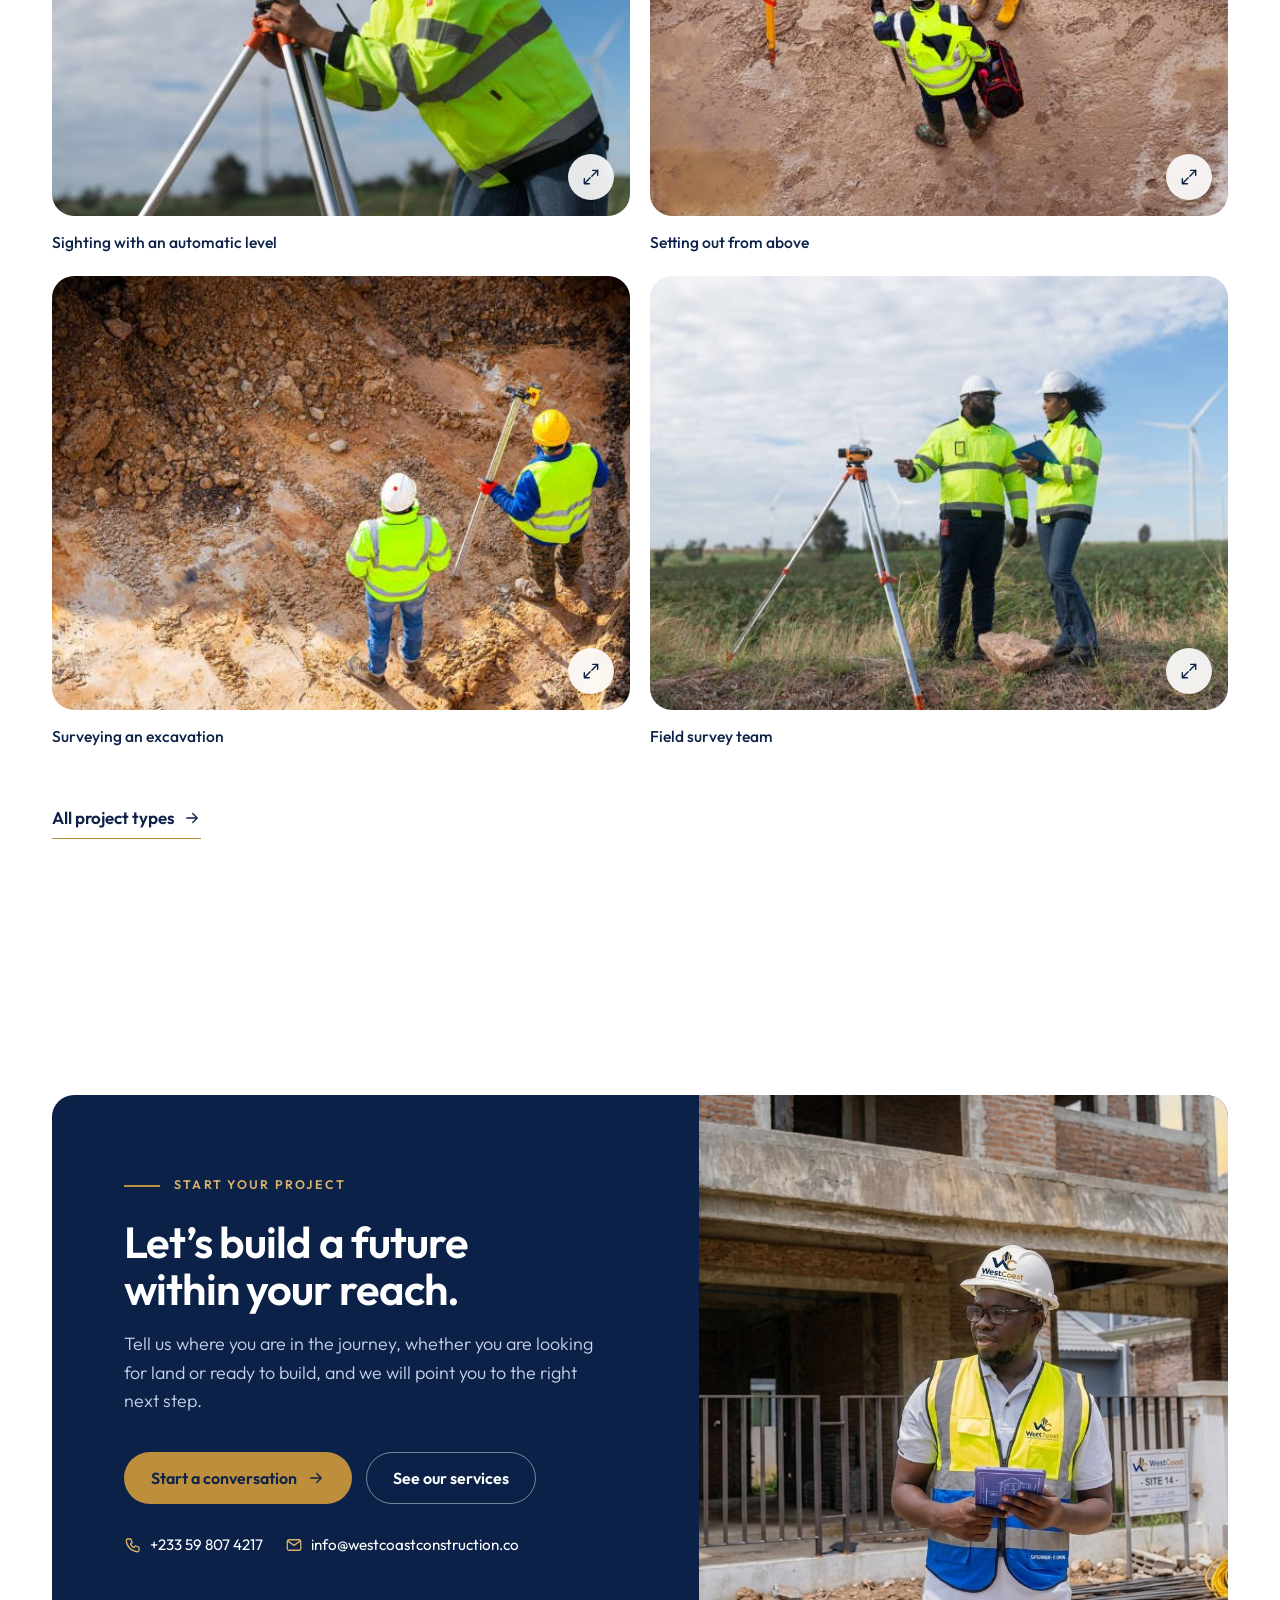
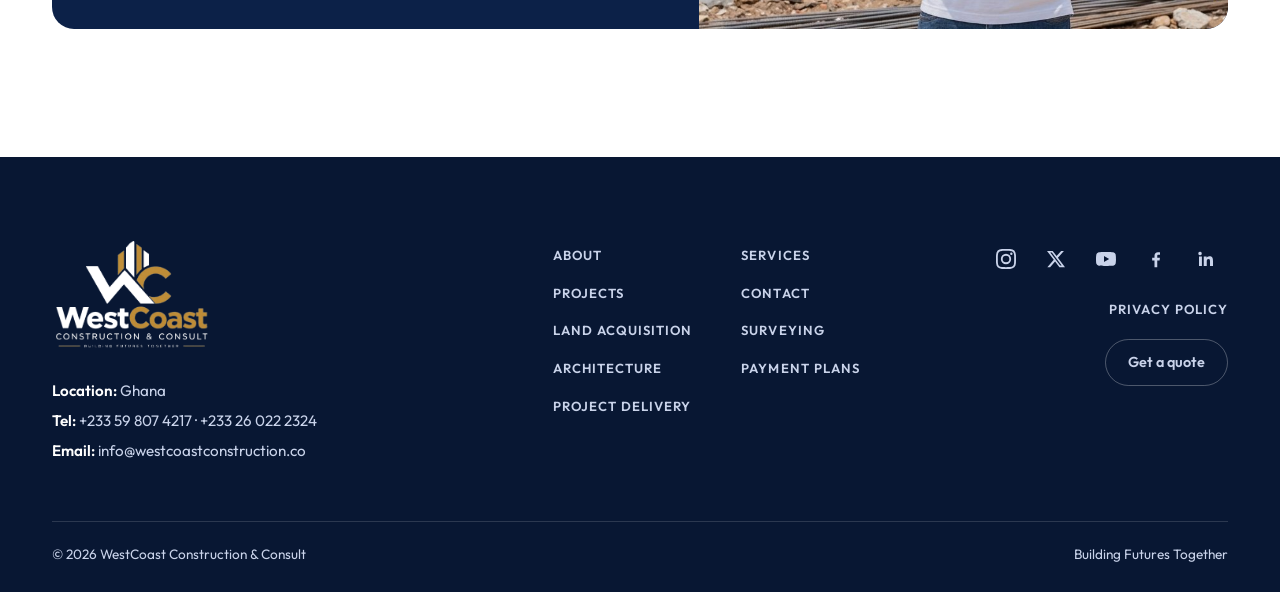
<file: westcoast-website/land-site-planning.html>
<!DOCTYPE html>
<html lang="en" class="no-js">
<head>
<meta charset="utf-8">
<meta name="viewport" content="width=device-width, initial-scale=1">
<title>Land &amp; Site Planning | WestCoast Construction &amp; Consult</title>
<meta name="description" content="Land surveying and site planning by WestCoast Construction &amp; Consult.">
<meta name="theme-color" content="#0c2148">
<link rel="canonical" href="https://westcoastconstruction.co/land-site-planning.html">
<meta property="og:type" content="website"><meta property="og:title" content="Land &amp; Site Planning | WestCoast Construction &amp; Consult"><meta property="og:description" content="Land surveying and site planning by WestCoast Construction &amp; Consult."><meta property="og:image" content="https://westcoastconstruction.co/assets/img/og-image.jpg"><meta property="og:url" content="https://westcoastconstruction.co/land-site-planning.html">
<meta name="twitter:card" content="summary_large_image">
<link rel="icon" href="assets/icons/favicon.ico" sizes="any"><link rel="icon" type="image/png" sizes="32x32" href="assets/icons/icon-32.png"><link rel="apple-touch-icon" href="assets/icons/icon-180.png"><link rel="manifest" href="site.webmanifest">
<link rel="preconnect" href="https://fonts.googleapis.com"><link rel="preconnect" href="https://fonts.gstatic.com" crossorigin>
<link href="https://fonts.googleapis.com/css2?family=Outfit:wght@300;400;500;600;700&display=swap" rel="stylesheet">
<link rel="stylesheet" href="assets/css/styles.css">
<script type="application/ld+json">{"@context":"https://schema.org","@type":"GeneralContractor","name":"WestCoast Construction & Consult","slogan":"Building Futures Together","url":"https://westcoastconstruction.co","logo":"https://westcoastconstruction.co/assets/img/logo.png","areaServed":"Ghana","email":"info@westcoastconstruction.co","telephone":["+233 59 807 4217","+233 26 022 2324"]}</script>
</head>
<body>
<a class="skip" href="#main">Skip to content</a>
<header class="site-header"><div class="wrap">
<a class="brand" href="index.html" aria-label="WestCoast Construction &amp; Consult, home"><img src="assets/img/logo.png" alt="WestCoast Construction &amp; Consult" width="75" height="54"></a>
<button class="menu-btn" type="button" aria-label="Open menu" aria-expanded="false" aria-controls="nav"><span></span><span></span><span></span></button>
<nav class="nav" id="nav" aria-label="Main"><a href="index.html">Home</a><a href="about.html">About</a><a href="services.html">Services</a><a href="projects.html" aria-current="page">Projects</a><a href="contact.html">Contact</a><a class="btn btn-navy" href="contact.html">Get a quote</a></nav>
</div></header>
<main id="main">
<section class="page-hero">
<div class="hero-media"><img src="assets/img/land-survey-plans.jpg" alt="" fetchpriority="high"></div>
<div class="wrap"><nav class="crumbs" aria-label="Breadcrumb"><a href="index.html">Home</a><span aria-hidden="true">/</span><a href="projects.html">Projects</a><span aria-hidden="true">/</span>Land &amp; site planning</nav><h1>Land &amp; site planning</h1><p class="lead">Start with a clear foundation.</p></div>
</section><section class="section"><div class="wrap"><p class="lead reveal" style="margin-bottom:40px">Accurate surveys and clear site layouts before any building starts. Select any photo to enlarge it, then zoom and pan to see the detail.</p><div class="gallery feature" data-stagger><figure class="shot"><button type="button" class="zoom" data-full="assets/img/land-survey-plans.jpg" data-cap="Reviewing plans in the field" aria-label="Enlarge photo: Reviewing plans in the field"><img src="assets/img/land-survey-plans.jpg" alt="Two WestCoast surveyors reviewing a site plan beside a level on a tripod" loading="lazy"><span class="zi" aria-hidden="true"><svg viewBox="0 0 24 24" fill="none" stroke="currentColor" stroke-width="1.7" stroke-linecap="round" stroke-linejoin="round" aria-hidden="true"><path d="M14 4h6v6M10 20H4v-6M20 4l-7 7M4 20l7-7"/></svg></span></button><figcaption>Reviewing plans in the field</figcaption></figure><figure class="shot"><button type="button" class="zoom" data-full="assets/img/land-level-sighting.jpg" data-cap="Sighting with an automatic level" aria-label="Enlarge photo: Sighting with an automatic level"><img src="assets/img/land-level-sighting.jpg" alt="Surveyor taking a reading through an automatic level on open land" loading="lazy"><span class="zi" aria-hidden="true"><svg viewBox="0 0 24 24" fill="none" stroke="currentColor" stroke-width="1.7" stroke-linecap="round" stroke-linejoin="round" aria-hidden="true"><path d="M14 4h6v6M10 20H4v-6M20 4l-7 7M4 20l7-7"/></svg></span></button><figcaption>Sighting with an automatic level</figcaption></figure><figure class="shot"><button type="button" class="zoom" data-full="assets/img/land-setting-out-aerial.jpg" data-cap="Setting out from above" aria-label="Enlarge photo: Setting out from above"><img src="assets/img/land-setting-out-aerial.jpg" alt="Aerial view of two surveyors setting out a site with a total station" loading="lazy"><span class="zi" aria-hidden="true"><svg viewBox="0 0 24 24" fill="none" stroke="currentColor" stroke-width="1.7" stroke-linecap="round" stroke-linejoin="round" aria-hidden="true"><path d="M14 4h6v6M10 20H4v-6M20 4l-7 7M4 20l7-7"/></svg></span></button><figcaption>Setting out from above</figcaption></figure><figure class="shot"><button type="button" class="zoom" data-full="assets/img/land-excavation-survey.jpg" data-cap="Surveying an excavation" aria-label="Enlarge photo: Surveying an excavation"><img src="assets/img/land-excavation-survey.jpg" alt="Two surveyors measuring levels in an excavated site with a staff and total station" loading="lazy"><span class="zi" aria-hidden="true"><svg viewBox="0 0 24 24" fill="none" stroke="currentColor" stroke-width="1.7" stroke-linecap="round" stroke-linejoin="round" aria-hidden="true"><path d="M14 4h6v6M10 20H4v-6M20 4l-7 7M4 20l7-7"/></svg></span></button><figcaption>Surveying an excavation</figcaption></figure><figure class="shot"><button type="button" class="zoom" data-full="assets/img/land-field-survey-team.jpg" data-cap="Field survey team" aria-label="Enlarge photo: Field survey team"><img src="assets/img/land-field-survey-team.jpg" alt="Two surveyors with a level and clipboard discussing an open field site" loading="lazy"><span class="zi" aria-hidden="true"><svg viewBox="0 0 24 24" fill="none" stroke="currentColor" stroke-width="1.7" stroke-linecap="round" stroke-linejoin="round" aria-hidden="true"><path d="M14 4h6v6M10 20H4v-6M20 4l-7 7M4 20l7-7"/></svg></span></button><figcaption>Field survey team</figcaption></figure></div><p class="back"><a class="text-link" href="projects.html">All project types <svg viewBox="0 0 24 24" fill="none" stroke="currentColor" stroke-width="1.7" stroke-linecap="round" stroke-linejoin="round" aria-hidden="true"><path d="M5 12h14M13 6l6 6-6 6"/></svg></a></p></div></section><section class="section"><div class="wrap">
<div class="cta-card reveal"><div class="copy on-dark-text">
<span class="eyebrow" style="color:var(--gold-soft)">Start your project</span>
<h2>Let&rsquo;s build a future within your reach.</h2>
<p class="lead">Tell us where you are in the journey, whether you are looking for land or ready to build, and we will point you to the right next step.</p>
<div class="btn-row"><a class="btn btn-gold" href="contact.html">Start a conversation <svg viewBox="0 0 24 24" fill="none" stroke="currentColor" stroke-width="1.7" stroke-linecap="round" stroke-linejoin="round" aria-hidden="true"><path d="M5 12h14M13 6l6 6-6 6"/></svg></a><a class="btn btn-ghost" href="services.html">See our services</a></div>
<div class="contact-line"><a href="tel:+233598074217"><svg viewBox="0 0 24 24" fill="none" stroke="currentColor" stroke-width="1.7" stroke-linecap="round" stroke-linejoin="round" aria-hidden="true"><path d="M5 4h4l2 5-2.5 1.5a11 11 0 0 0 5 5L15 13l5 2v4a2 2 0 0 1-2 2A16 16 0 0 1 3 6a2 2 0 0 1 2-2z"/></svg>+233 59 807 4217</a><a href="mailto:info@westcoastconstruction.co"><svg viewBox="0 0 24 24" fill="none" stroke="currentColor" stroke-width="1.7" stroke-linecap="round" stroke-linejoin="round" aria-hidden="true"><rect x="3" y="5" width="18" height="14" rx="2.5"/><path d="M3.5 6.5l8.5 6 8.5-6"/></svg>info@westcoastconstruction.co</a></div>
</div><div class="media"><img src="assets/img/design-site-supervisor.jpg" alt="WestCoast site supervisor on a residential project" loading="lazy"></div></div>
</div></section>
</main>
<footer class="site-footer"><div class="wrap foot">
<div class="f-brand"><a href="index.html" aria-label="WestCoast Construction &amp; Consult, home"><img src="assets/img/logo-light.png" alt="WestCoast Construction &amp; Consult" width="160" height="115" loading="lazy"></a>
<address><p><b>Location:</b> Ghana</p><p><b>Tel:</b> <a href="tel:+233598074217">+233 59 807 4217</a> &middot; <a href="tel:+233260222324">+233 26 022 2324</a></p><p><b>Email:</b> <a href="mailto:info@westcoastconstruction.co">info@westcoastconstruction.co</a></p></address></div>
<nav class="f-links" aria-label="Footer"><a href="about.html">About</a><a href="services.html">Services</a><a href="projects.html">Projects</a><a href="contact.html">Contact</a><a href="services.html#land">Land acquisition</a><a href="services.html#survey">Surveying</a><a href="services.html#design">Architecture</a><a href="services.html#payment">Payment plans</a><a href="services.html#build">Project delivery</a></nav>
<div class="f-side"><div class="social"><a href="#" aria-label="Instagram"><svg viewBox="0 0 24 24" fill="currentColor" aria-hidden="true"><path d="M12 2.2c3.2 0 3.6 0 4.8.1 3.3.1 4.8 1.7 4.9 4.9.1 1.3.1 1.6.1 4.8s0 3.6-.1 4.8c-.1 3.2-1.7 4.8-4.9 4.9-1.3.1-1.6.1-4.8.1s-3.6 0-4.8-.1c-3.3-.1-4.8-1.7-4.9-4.9C2.2 15.6 2.2 15.2 2.2 12s0-3.6.1-4.8C2.4 3.9 4 2.4 7.2 2.3 8.4 2.2 8.8 2.2 12 2.2zM12 0C8.7 0 8.3 0 7.1.1 2.7.3.3 2.7.1 7.1 0 8.3 0 8.7 0 12s0 3.7.1 4.9c.2 4.4 2.6 6.8 7 7C8.3 24 8.7 24 12 24s3.7 0 4.9-.1c4.4-.2 6.8-2.6 7-7 .1-1.2.1-1.6.1-4.9s0-3.7-.1-4.9c-.2-4.4-2.6-6.8-7-7C15.7 0 15.3 0 12 0zm0 5.8a6.2 6.2 0 100 12.4 6.2 6.2 0 000-12.4zM12 16a4 4 0 110-8 4 4 0 010 8zm6.4-11.8a1.4 1.4 0 100 2.9 1.4 1.4 0 000-2.9z"/></svg></a><a href="#" aria-label="X"><svg viewBox="0 0 24 24" fill="currentColor" aria-hidden="true"><path d="M18.2 2.3h3.3l-7.2 8.3 8.5 11.2h-6.7l-5.2-6.8-6 6.8H1.6l7.7-8.8L1.2 2.3h6.8l4.7 6.2 5.5-6.2zm-1.2 17.5h1.8L7 4.2H5.1l11.9 15.6z"/></svg></a><a href="#" aria-label="YouTube"><svg viewBox="0 0 24 24" fill="currentColor" aria-hidden="true"><path d="M23.5 6.2a3 3 0 00-2.1-2.1C19.5 3.6 12 3.6 12 3.6s-7.5 0-9.4.5A3 3 0 00.5 6.2C0 8.1 0 12 0 12s0 3.9.5 5.8a3 3 0 002.1 2.1c1.9.5 9.4.5 9.4.5s7.5 0 9.4-.5a3 3 0 002.1-2.1c.5-1.9.5-5.8.5-5.8s0-3.9-.5-5.8zM9.6 15.6V8.4l6.2 3.6-6.2 3.6z"/></svg></a><a href="#" aria-label="Facebook"><svg viewBox="0 0 24 24" fill="currentColor" aria-hidden="true"><path d="M13.5 22v-8.2h2.8l.4-3.2h-3.2V8.5c0-.9.3-1.5 1.6-1.5h1.7V4.1c-.3 0-1.3-.1-2.5-.1-2.5 0-4.1 1.5-4.1 4.2v2.4H7.4v3.2h2.8V22h3.3z"/></svg></a><a href="#" aria-label="LinkedIn"><svg viewBox="0 0 24 24" fill="currentColor" aria-hidden="true"><path d="M20.4 20.5h-3.6v-5.6c0-1.3 0-3-1.8-3s-2.1 1.4-2.1 2.9v5.7H9.3V9h3.4v1.6c.5-.9 1.6-1.8 3.4-1.8 3.6 0 4.3 2.4 4.3 5.5v6.2zM5.3 7.4a2.1 2.1 0 110-4.1 2.1 2.1 0 010 4.1zM7.1 20.5H3.6V9h3.5v11.5z"/></svg></a></div><a class="plain" href="#">Privacy policy</a><a class="btn-ghost-sm" href="contact.html">Get a quote</a></div>
</div>
<div class="wrap legal"><span>&copy; <span id="year">2026</span> WestCoast Construction &amp; Consult</span><span>Building Futures Together</span></div></footer>
<button class="to-top" type="button" aria-label="Back to top"><svg viewBox="0 0 24 24" fill="none" stroke="currentColor" stroke-width="1.7" stroke-linecap="round" stroke-linejoin="round" aria-hidden="true"><path d="M12 19V5M6 11l6-6 6 6"/></svg></button>
<script src="assets/js/main.js" defer></script>
</body>
</html>
</file>
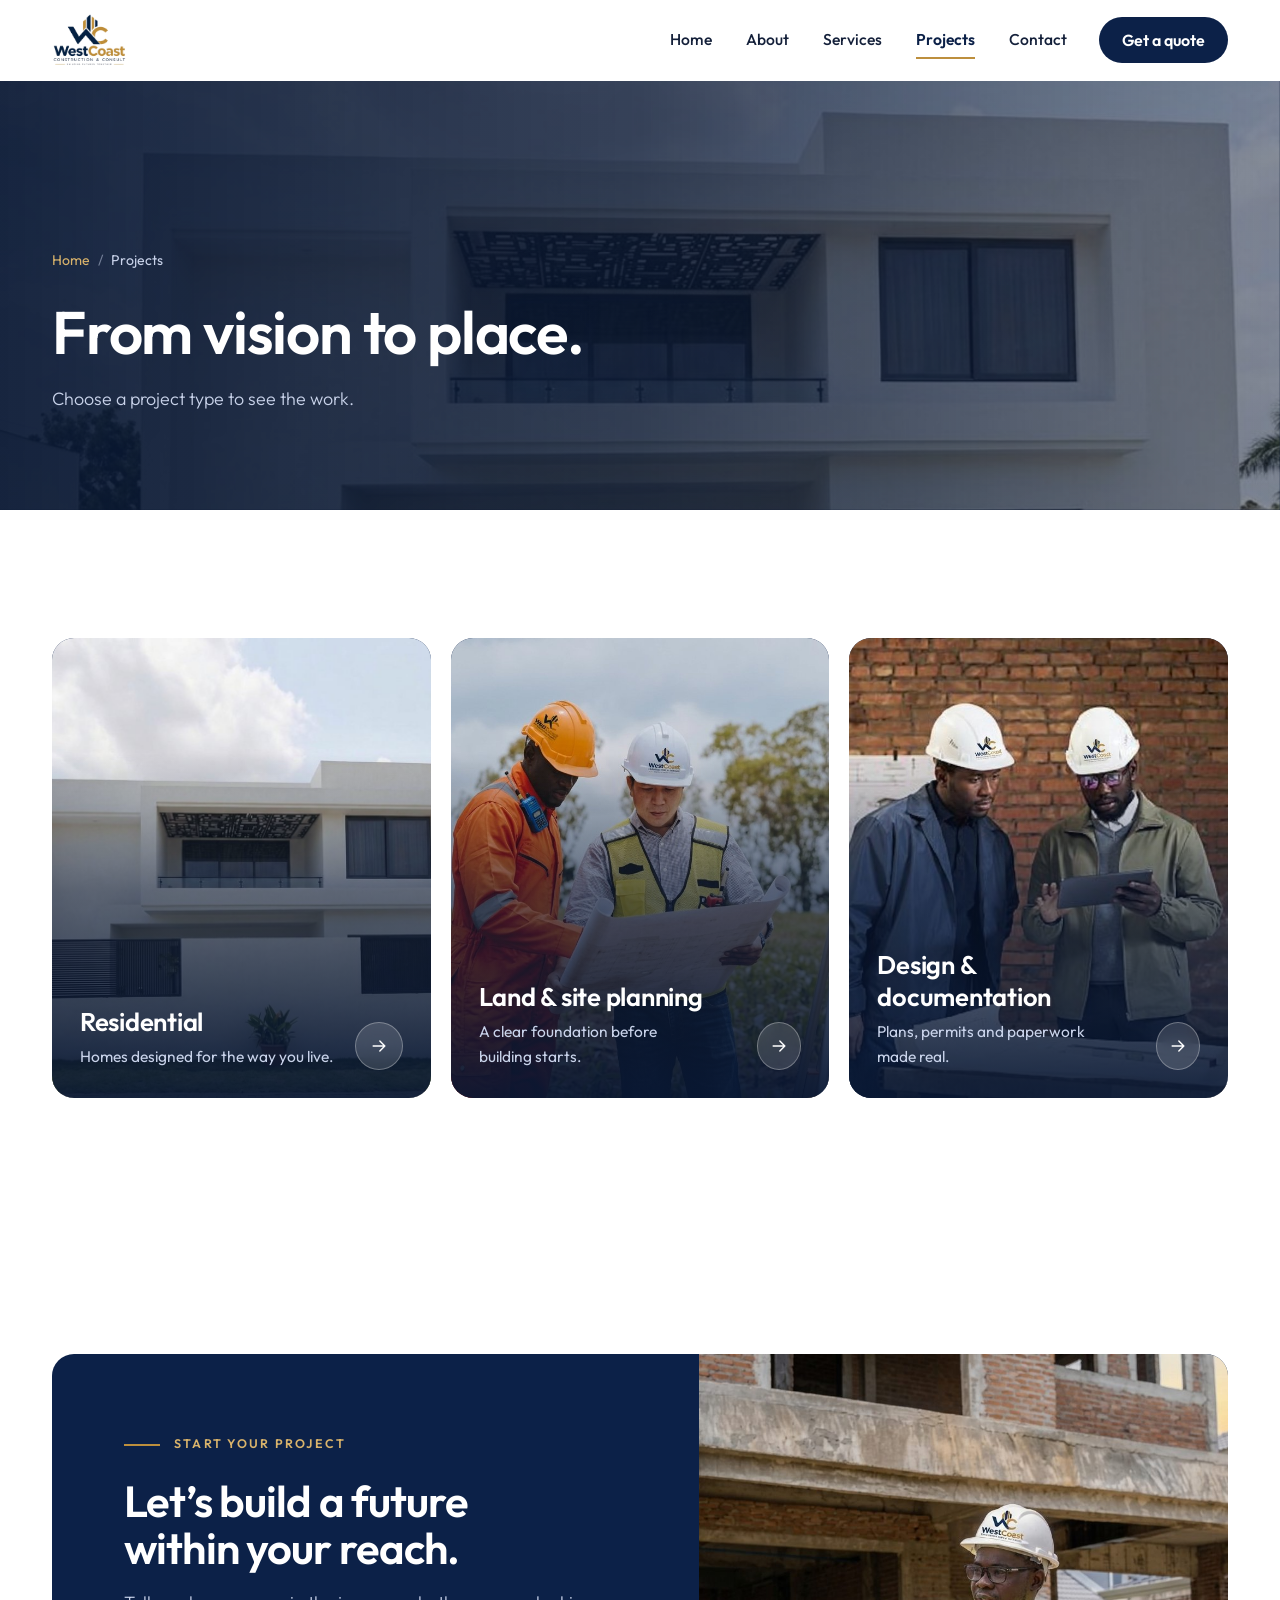
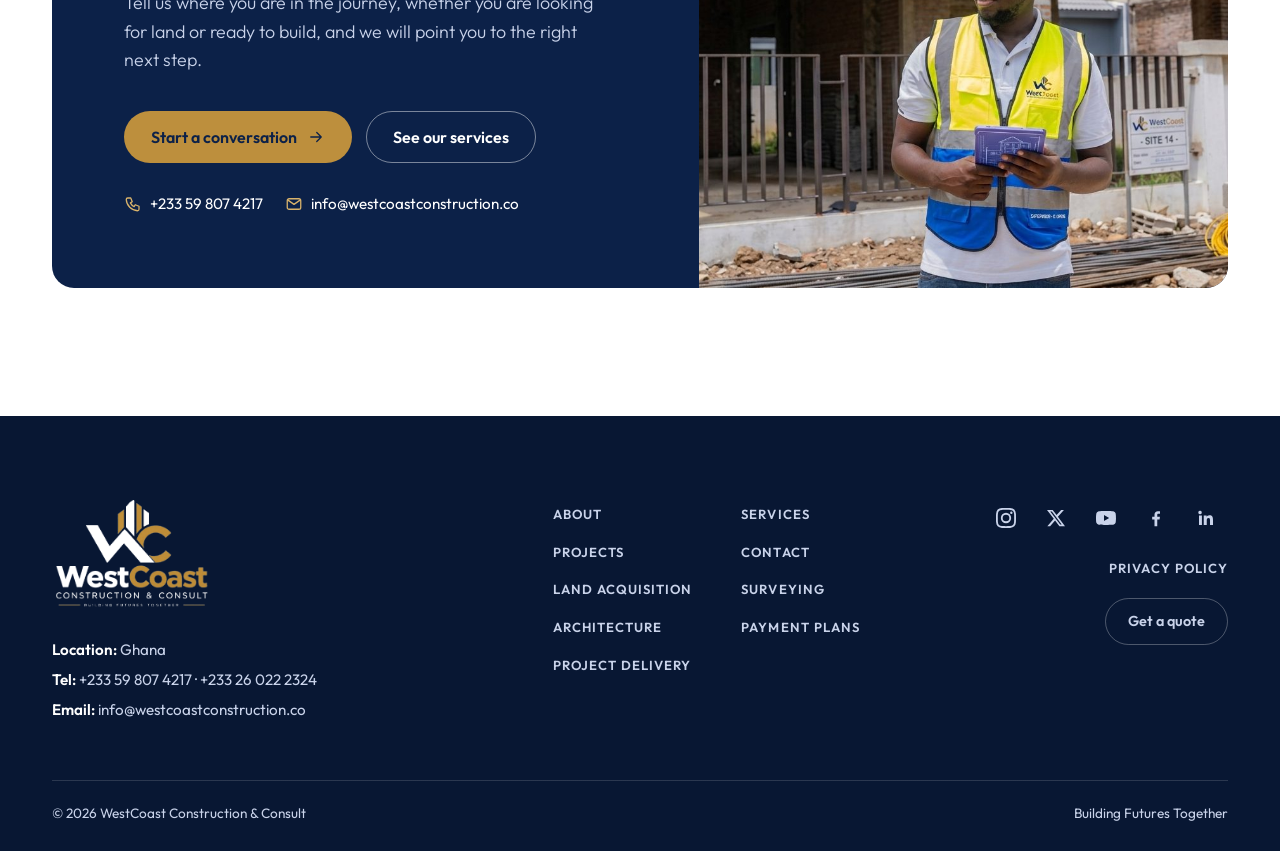
<file: westcoast-website/projects.html>
<!DOCTYPE html>
<html lang="en" class="no-js">
<head>
<meta charset="utf-8">
<meta name="viewport" content="width=device-width, initial-scale=1">
<title>Projects | WestCoast Construction &amp; Consult</title>
<meta name="description" content="Residential, land planning and design work supported by WestCoast Construction &amp; Consult.">
<meta name="theme-color" content="#0c2148">
<link rel="canonical" href="https://westcoastconstruction.co/projects.html">
<meta property="og:type" content="website"><meta property="og:title" content="Projects | WestCoast Construction &amp; Consult"><meta property="og:description" content="Residential, land planning and design work supported by WestCoast Construction &amp; Consult."><meta property="og:image" content="https://westcoastconstruction.co/assets/img/og-image.jpg"><meta property="og:url" content="https://westcoastconstruction.co/projects.html">
<meta name="twitter:card" content="summary_large_image">
<link rel="icon" href="assets/icons/favicon.ico" sizes="any"><link rel="icon" type="image/png" sizes="32x32" href="assets/icons/icon-32.png"><link rel="apple-touch-icon" href="assets/icons/icon-180.png"><link rel="manifest" href="site.webmanifest">
<link rel="preconnect" href="https://fonts.googleapis.com"><link rel="preconnect" href="https://fonts.gstatic.com" crossorigin>
<link href="https://fonts.googleapis.com/css2?family=Outfit:wght@300;400;500;600;700&display=swap" rel="stylesheet">
<link rel="stylesheet" href="assets/css/styles.css">
<script type="application/ld+json">{"@context":"https://schema.org","@type":"GeneralContractor","name":"WestCoast Construction & Consult","slogan":"Building Futures Together","url":"https://westcoastconstruction.co","logo":"https://westcoastconstruction.co/assets/img/logo.png","areaServed":"Ghana","email":"info@westcoastconstruction.co","telephone":["+233 59 807 4217","+233 26 022 2324"]}</script>
</head>
<body>
<a class="skip" href="#main">Skip to content</a>
<header class="site-header"><div class="wrap">
<a class="brand" href="index.html" aria-label="WestCoast Construction &amp; Consult, home"><img src="assets/img/logo.png" alt="WestCoast Construction &amp; Consult" width="75" height="54"></a>
<button class="menu-btn" type="button" aria-label="Open menu" aria-expanded="false" aria-controls="nav"><span></span><span></span><span></span></button>
<nav class="nav" id="nav" aria-label="Main"><a href="index.html">Home</a><a href="about.html">About</a><a href="services.html">Services</a><a href="projects.html" aria-current="page">Projects</a><a href="contact.html">Contact</a><a class="btn btn-navy" href="contact.html">Get a quote</a></nav>
</div></header>
<main id="main">
<section class="page-hero">
<div class="hero-media"><img src="assets/img/residence-front.jpg" alt="" fetchpriority="high"></div>
<div class="wrap"><nav class="crumbs" aria-label="Breadcrumb"><a href="index.html">Home</a><span aria-hidden="true">/</span>Projects</nav><h1>From vision to place.</h1><p class="lead">Choose a project type to see the work.</p></div>
</section><section class="section"><div class="wrap"><div class="bento three" data-stagger><a class="tile" href="residential.html"><img src="assets/img/residence-front.jpg" alt="" loading="lazy"><div class="tile-body"><div><h3>Residential</h3><p>Homes designed for the way you live.</p></div><span class="go"><svg viewBox="0 0 24 24" fill="none" stroke="currentColor" stroke-width="1.7" stroke-linecap="round" stroke-linejoin="round" aria-hidden="true"><path d="M5 12h14M13 6l6 6-6 6"/></svg></span></div></a><a class="tile" href="land-site-planning.html"><img src="assets/img/land-survey-plans.jpg" alt="" loading="lazy"><div class="tile-body"><div><h3>Land &amp; site planning</h3><p>A clear foundation before building starts.</p></div><span class="go"><svg viewBox="0 0 24 24" fill="none" stroke="currentColor" stroke-width="1.7" stroke-linecap="round" stroke-linejoin="round" aria-hidden="true"><path d="M5 12h14M13 6l6 6-6 6"/></svg></span></div></a><a class="tile" href="design-documentation.html"><img src="assets/img/design-tablet-briefing.jpg" alt="" loading="lazy"><div class="tile-body"><div><h3>Design &amp; documentation</h3><p>Plans, permits and paperwork made real.</p></div><span class="go"><svg viewBox="0 0 24 24" fill="none" stroke="currentColor" stroke-width="1.7" stroke-linecap="round" stroke-linejoin="round" aria-hidden="true"><path d="M5 12h14M13 6l6 6-6 6"/></svg></span></div></a></div></div></section><section class="section"><div class="wrap">
<div class="cta-card reveal"><div class="copy on-dark-text">
<span class="eyebrow" style="color:var(--gold-soft)">Start your project</span>
<h2>Let&rsquo;s build a future within your reach.</h2>
<p class="lead">Tell us where you are in the journey, whether you are looking for land or ready to build, and we will point you to the right next step.</p>
<div class="btn-row"><a class="btn btn-gold" href="contact.html">Start a conversation <svg viewBox="0 0 24 24" fill="none" stroke="currentColor" stroke-width="1.7" stroke-linecap="round" stroke-linejoin="round" aria-hidden="true"><path d="M5 12h14M13 6l6 6-6 6"/></svg></a><a class="btn btn-ghost" href="services.html">See our services</a></div>
<div class="contact-line"><a href="tel:+233598074217"><svg viewBox="0 0 24 24" fill="none" stroke="currentColor" stroke-width="1.7" stroke-linecap="round" stroke-linejoin="round" aria-hidden="true"><path d="M5 4h4l2 5-2.5 1.5a11 11 0 0 0 5 5L15 13l5 2v4a2 2 0 0 1-2 2A16 16 0 0 1 3 6a2 2 0 0 1 2-2z"/></svg>+233 59 807 4217</a><a href="mailto:info@westcoastconstruction.co"><svg viewBox="0 0 24 24" fill="none" stroke="currentColor" stroke-width="1.7" stroke-linecap="round" stroke-linejoin="round" aria-hidden="true"><rect x="3" y="5" width="18" height="14" rx="2.5"/><path d="M3.5 6.5l8.5 6 8.5-6"/></svg>info@westcoastconstruction.co</a></div>
</div><div class="media"><img src="assets/img/design-site-supervisor.jpg" alt="WestCoast site supervisor on a residential project" loading="lazy"></div></div>
</div></section>
</main>
<footer class="site-footer"><div class="wrap foot">
<div class="f-brand"><a href="index.html" aria-label="WestCoast Construction &amp; Consult, home"><img src="assets/img/logo-light.png" alt="WestCoast Construction &amp; Consult" width="160" height="115" loading="lazy"></a>
<address><p><b>Location:</b> Ghana</p><p><b>Tel:</b> <a href="tel:+233598074217">+233 59 807 4217</a> &middot; <a href="tel:+233260222324">+233 26 022 2324</a></p><p><b>Email:</b> <a href="mailto:info@westcoastconstruction.co">info@westcoastconstruction.co</a></p></address></div>
<nav class="f-links" aria-label="Footer"><a href="about.html">About</a><a href="services.html">Services</a><a href="projects.html">Projects</a><a href="contact.html">Contact</a><a href="services.html#land">Land acquisition</a><a href="services.html#survey">Surveying</a><a href="services.html#design">Architecture</a><a href="services.html#payment">Payment plans</a><a href="services.html#build">Project delivery</a></nav>
<div class="f-side"><div class="social"><a href="#" aria-label="Instagram"><svg viewBox="0 0 24 24" fill="currentColor" aria-hidden="true"><path d="M12 2.2c3.2 0 3.6 0 4.8.1 3.3.1 4.8 1.7 4.9 4.9.1 1.3.1 1.6.1 4.8s0 3.6-.1 4.8c-.1 3.2-1.7 4.8-4.9 4.9-1.3.1-1.6.1-4.8.1s-3.6 0-4.8-.1c-3.3-.1-4.8-1.7-4.9-4.9C2.2 15.6 2.2 15.2 2.2 12s0-3.6.1-4.8C2.4 3.9 4 2.4 7.2 2.3 8.4 2.2 8.8 2.2 12 2.2zM12 0C8.7 0 8.3 0 7.1.1 2.7.3.3 2.7.1 7.1 0 8.3 0 8.7 0 12s0 3.7.1 4.9c.2 4.4 2.6 6.8 7 7C8.3 24 8.7 24 12 24s3.7 0 4.9-.1c4.4-.2 6.8-2.6 7-7 .1-1.2.1-1.6.1-4.9s0-3.7-.1-4.9c-.2-4.4-2.6-6.8-7-7C15.7 0 15.3 0 12 0zm0 5.8a6.2 6.2 0 100 12.4 6.2 6.2 0 000-12.4zM12 16a4 4 0 110-8 4 4 0 010 8zm6.4-11.8a1.4 1.4 0 100 2.9 1.4 1.4 0 000-2.9z"/></svg></a><a href="#" aria-label="X"><svg viewBox="0 0 24 24" fill="currentColor" aria-hidden="true"><path d="M18.2 2.3h3.3l-7.2 8.3 8.5 11.2h-6.7l-5.2-6.8-6 6.8H1.6l7.7-8.8L1.2 2.3h6.8l4.7 6.2 5.5-6.2zm-1.2 17.5h1.8L7 4.2H5.1l11.9 15.6z"/></svg></a><a href="#" aria-label="YouTube"><svg viewBox="0 0 24 24" fill="currentColor" aria-hidden="true"><path d="M23.5 6.2a3 3 0 00-2.1-2.1C19.5 3.6 12 3.6 12 3.6s-7.5 0-9.4.5A3 3 0 00.5 6.2C0 8.1 0 12 0 12s0 3.9.5 5.8a3 3 0 002.1 2.1c1.9.5 9.4.5 9.4.5s7.5 0 9.4-.5a3 3 0 002.1-2.1c.5-1.9.5-5.8.5-5.8s0-3.9-.5-5.8zM9.6 15.6V8.4l6.2 3.6-6.2 3.6z"/></svg></a><a href="#" aria-label="Facebook"><svg viewBox="0 0 24 24" fill="currentColor" aria-hidden="true"><path d="M13.5 22v-8.2h2.8l.4-3.2h-3.2V8.5c0-.9.3-1.5 1.6-1.5h1.7V4.1c-.3 0-1.3-.1-2.5-.1-2.5 0-4.1 1.5-4.1 4.2v2.4H7.4v3.2h2.8V22h3.3z"/></svg></a><a href="#" aria-label="LinkedIn"><svg viewBox="0 0 24 24" fill="currentColor" aria-hidden="true"><path d="M20.4 20.5h-3.6v-5.6c0-1.3 0-3-1.8-3s-2.1 1.4-2.1 2.9v5.7H9.3V9h3.4v1.6c.5-.9 1.6-1.8 3.4-1.8 3.6 0 4.3 2.4 4.3 5.5v6.2zM5.3 7.4a2.1 2.1 0 110-4.1 2.1 2.1 0 010 4.1zM7.1 20.5H3.6V9h3.5v11.5z"/></svg></a></div><a class="plain" href="#">Privacy policy</a><a class="btn-ghost-sm" href="contact.html">Get a quote</a></div>
</div>
<div class="wrap legal"><span>&copy; <span id="year">2026</span> WestCoast Construction &amp; Consult</span><span>Building Futures Together</span></div></footer>
<button class="to-top" type="button" aria-label="Back to top"><svg viewBox="0 0 24 24" fill="none" stroke="currentColor" stroke-width="1.7" stroke-linecap="round" stroke-linejoin="round" aria-hidden="true"><path d="M12 19V5M6 11l6-6 6 6"/></svg></button>
<script src="assets/js/main.js" defer></script>
</body>
</html>
</file>
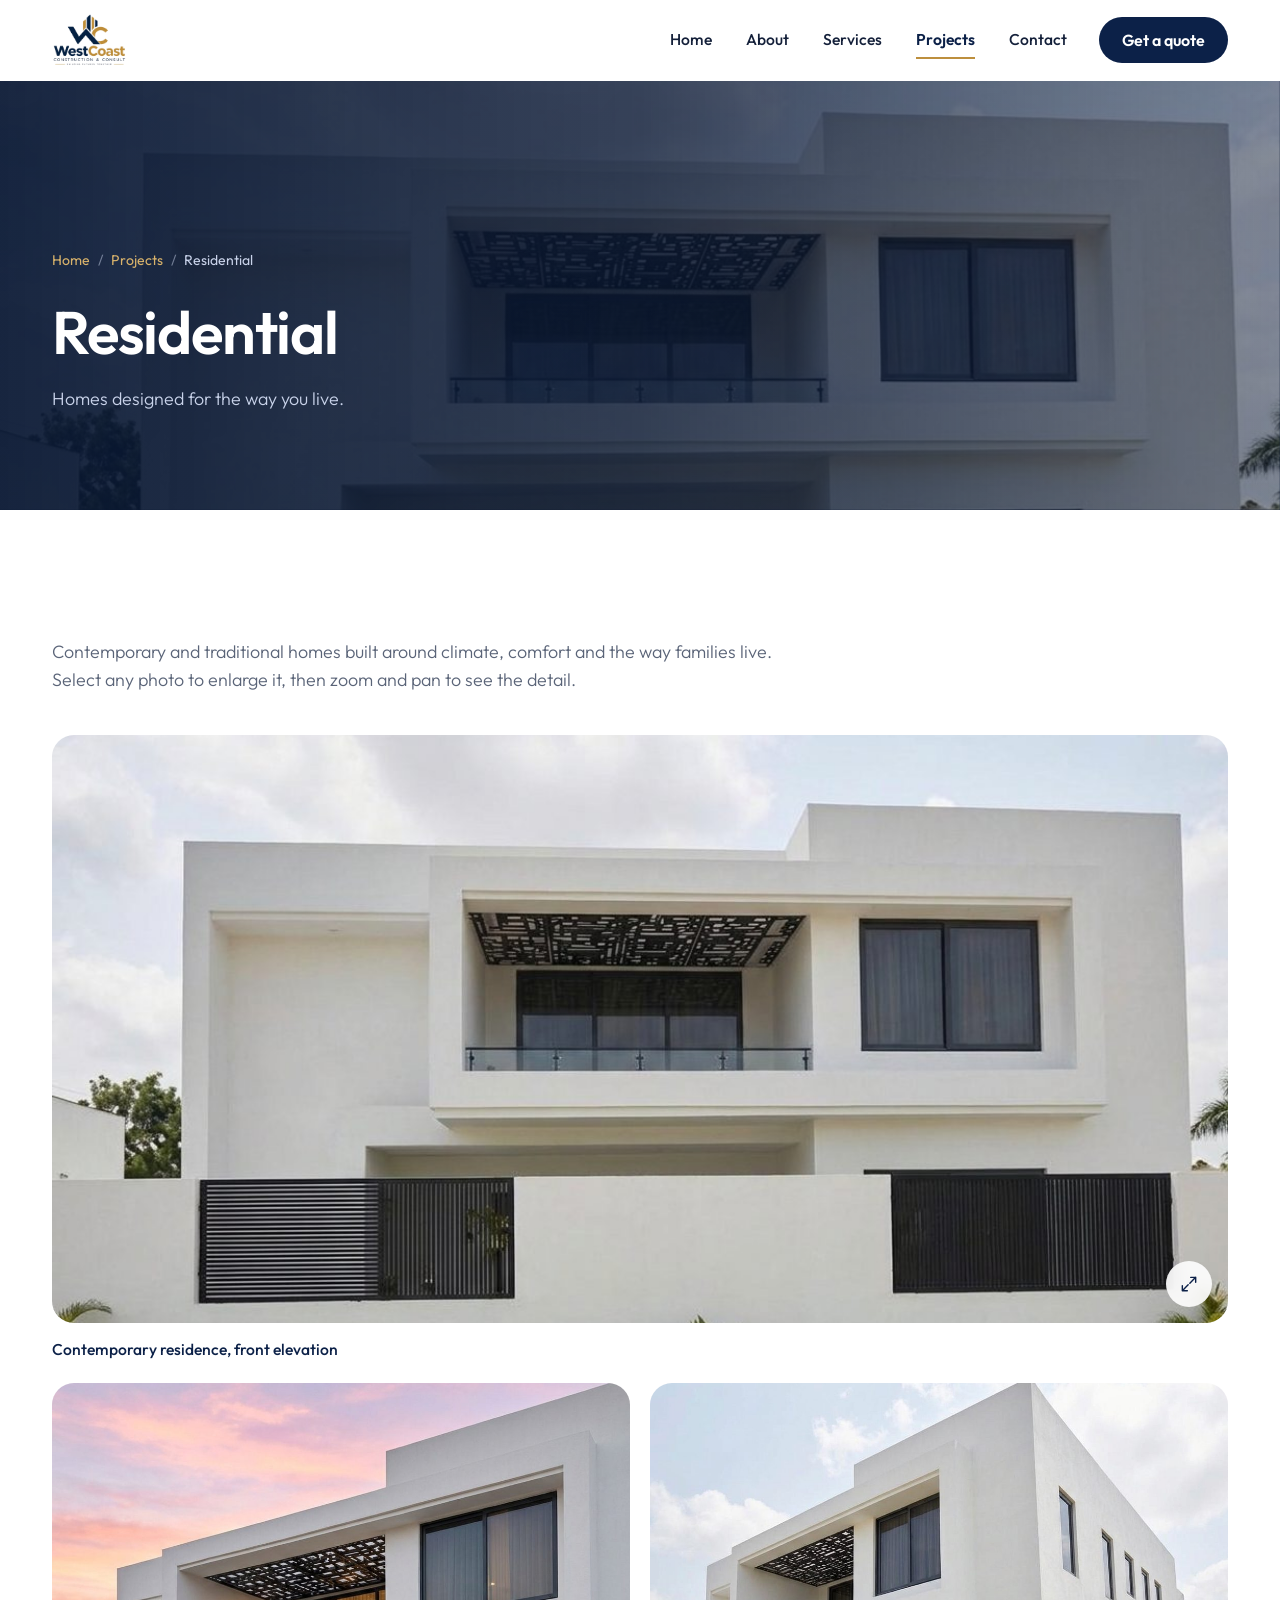
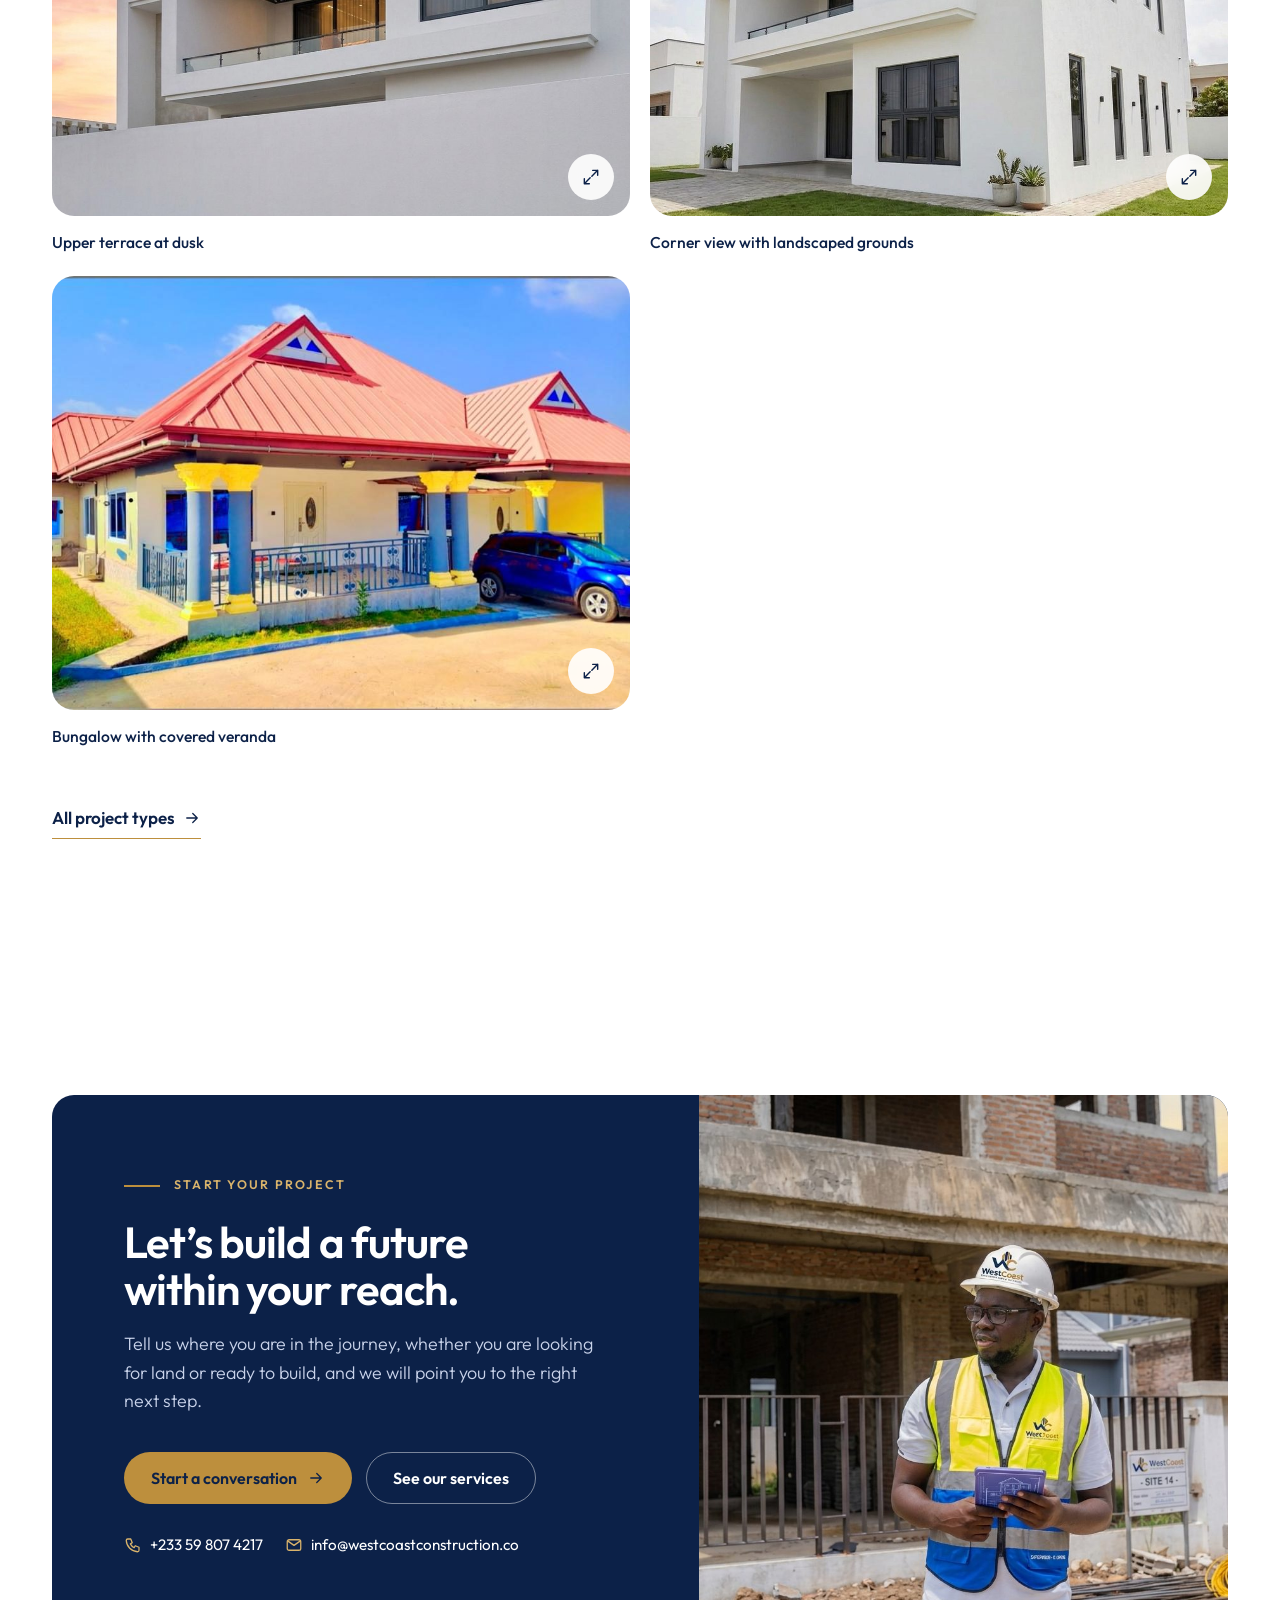
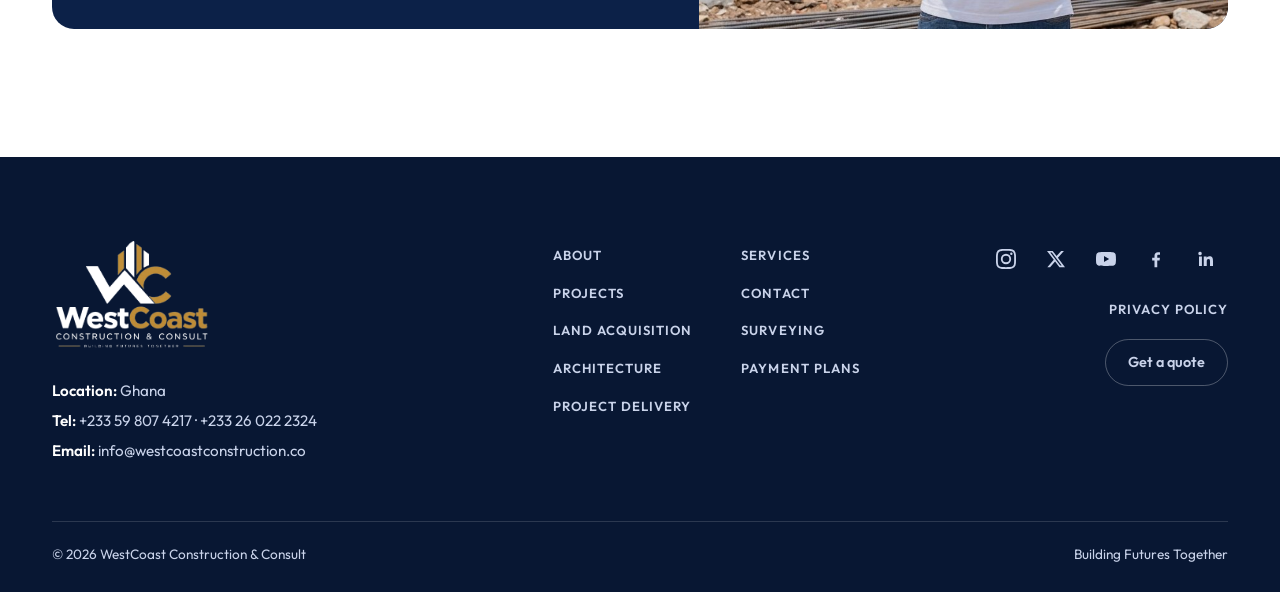
<file: westcoast-website/residential.html>
<!DOCTYPE html>
<html lang="en" class="no-js">
<head>
<meta charset="utf-8">
<meta name="viewport" content="width=device-width, initial-scale=1">
<title>Residential Projects | WestCoast Construction &amp; Consult</title>
<meta name="description" content="Residential projects by WestCoast Construction &amp; Consult in Ghana.">
<meta name="theme-color" content="#0c2148">
<link rel="canonical" href="https://westcoastconstruction.co/residential.html">
<meta property="og:type" content="website"><meta property="og:title" content="Residential Projects | WestCoast Construction &amp; Consult"><meta property="og:description" content="Residential projects by WestCoast Construction &amp; Consult in Ghana."><meta property="og:image" content="https://westcoastconstruction.co/assets/img/og-image.jpg"><meta property="og:url" content="https://westcoastconstruction.co/residential.html">
<meta name="twitter:card" content="summary_large_image">
<link rel="icon" href="assets/icons/favicon.ico" sizes="any"><link rel="icon" type="image/png" sizes="32x32" href="assets/icons/icon-32.png"><link rel="apple-touch-icon" href="assets/icons/icon-180.png"><link rel="manifest" href="site.webmanifest">
<link rel="preconnect" href="https://fonts.googleapis.com"><link rel="preconnect" href="https://fonts.gstatic.com" crossorigin>
<link href="https://fonts.googleapis.com/css2?family=Outfit:wght@300;400;500;600;700&display=swap" rel="stylesheet">
<link rel="stylesheet" href="assets/css/styles.css">
<script type="application/ld+json">{"@context":"https://schema.org","@type":"GeneralContractor","name":"WestCoast Construction & Consult","slogan":"Building Futures Together","url":"https://westcoastconstruction.co","logo":"https://westcoastconstruction.co/assets/img/logo.png","areaServed":"Ghana","email":"info@westcoastconstruction.co","telephone":["+233 59 807 4217","+233 26 022 2324"]}</script>
</head>
<body>
<a class="skip" href="#main">Skip to content</a>
<header class="site-header"><div class="wrap">
<a class="brand" href="index.html" aria-label="WestCoast Construction &amp; Consult, home"><img src="assets/img/logo.png" alt="WestCoast Construction &amp; Consult" width="75" height="54"></a>
<button class="menu-btn" type="button" aria-label="Open menu" aria-expanded="false" aria-controls="nav"><span></span><span></span><span></span></button>
<nav class="nav" id="nav" aria-label="Main"><a href="index.html">Home</a><a href="about.html">About</a><a href="services.html">Services</a><a href="projects.html" aria-current="page">Projects</a><a href="contact.html">Contact</a><a class="btn btn-navy" href="contact.html">Get a quote</a></nav>
</div></header>
<main id="main">
<section class="page-hero">
<div class="hero-media"><img src="assets/img/residence-front.jpg" alt="" fetchpriority="high"></div>
<div class="wrap"><nav class="crumbs" aria-label="Breadcrumb"><a href="index.html">Home</a><span aria-hidden="true">/</span><a href="projects.html">Projects</a><span aria-hidden="true">/</span>Residential</nav><h1>Residential</h1><p class="lead">Homes designed for the way you live.</p></div>
</section><section class="section"><div class="wrap"><p class="lead reveal" style="margin-bottom:40px">Contemporary and traditional homes built around climate, comfort and the way families live. Select any photo to enlarge it, then zoom and pan to see the detail.</p><div class="gallery feature" data-stagger><figure class="shot"><button type="button" class="zoom" data-full="assets/img/residence-front.jpg" data-cap="Contemporary residence, front elevation" aria-label="Enlarge photo: Contemporary residence, front elevation"><img src="assets/img/residence-front.jpg" alt="Modern two-storey residence with a screened balcony and boundary wall" loading="lazy"><span class="zi" aria-hidden="true"><svg viewBox="0 0 24 24" fill="none" stroke="currentColor" stroke-width="1.7" stroke-linecap="round" stroke-linejoin="round" aria-hidden="true"><path d="M14 4h6v6M10 20H4v-6M20 4l-7 7M4 20l7-7"/></svg></span></button><figcaption>Contemporary residence, front elevation</figcaption></figure><figure class="shot"><button type="button" class="zoom" data-full="assets/img/residence-dusk.jpg" data-cap="Upper terrace at dusk" aria-label="Enlarge photo: Upper terrace at dusk"><img src="assets/img/residence-dusk.jpg" alt="Cantilevered terrace with a perforated metal canopy at sunset" loading="lazy"><span class="zi" aria-hidden="true"><svg viewBox="0 0 24 24" fill="none" stroke="currentColor" stroke-width="1.7" stroke-linecap="round" stroke-linejoin="round" aria-hidden="true"><path d="M14 4h6v6M10 20H4v-6M20 4l-7 7M4 20l7-7"/></svg></span></button><figcaption>Upper terrace at dusk</figcaption></figure><figure class="shot"><button type="button" class="zoom" data-full="assets/img/residence-corner.jpg" data-cap="Corner view with landscaped grounds" aria-label="Enlarge photo: Corner view with landscaped grounds"><img src="assets/img/residence-corner.jpg" alt="Two-storey residence seen from the corner with paved driveway and lawn" loading="lazy"><span class="zi" aria-hidden="true"><svg viewBox="0 0 24 24" fill="none" stroke="currentColor" stroke-width="1.7" stroke-linecap="round" stroke-linejoin="round" aria-hidden="true"><path d="M14 4h6v6M10 20H4v-6M20 4l-7 7M4 20l7-7"/></svg></span></button><figcaption>Corner view with landscaped grounds</figcaption></figure><figure class="shot"><button type="button" class="zoom" data-full="assets/img/bungalow-veranda.jpg" data-cap="Bungalow with covered veranda" aria-label="Enlarge photo: Bungalow with covered veranda"><img src="assets/img/bungalow-veranda.jpg" alt="Single-storey bungalow with a pitched metal roof and columned veranda" loading="lazy"><span class="zi" aria-hidden="true"><svg viewBox="0 0 24 24" fill="none" stroke="currentColor" stroke-width="1.7" stroke-linecap="round" stroke-linejoin="round" aria-hidden="true"><path d="M14 4h6v6M10 20H4v-6M20 4l-7 7M4 20l7-7"/></svg></span></button><figcaption>Bungalow with covered veranda</figcaption></figure></div><p class="back"><a class="text-link" href="projects.html">All project types <svg viewBox="0 0 24 24" fill="none" stroke="currentColor" stroke-width="1.7" stroke-linecap="round" stroke-linejoin="round" aria-hidden="true"><path d="M5 12h14M13 6l6 6-6 6"/></svg></a></p></div></section><section class="section"><div class="wrap">
<div class="cta-card reveal"><div class="copy on-dark-text">
<span class="eyebrow" style="color:var(--gold-soft)">Start your project</span>
<h2>Let&rsquo;s build a future within your reach.</h2>
<p class="lead">Tell us where you are in the journey, whether you are looking for land or ready to build, and we will point you to the right next step.</p>
<div class="btn-row"><a class="btn btn-gold" href="contact.html">Start a conversation <svg viewBox="0 0 24 24" fill="none" stroke="currentColor" stroke-width="1.7" stroke-linecap="round" stroke-linejoin="round" aria-hidden="true"><path d="M5 12h14M13 6l6 6-6 6"/></svg></a><a class="btn btn-ghost" href="services.html">See our services</a></div>
<div class="contact-line"><a href="tel:+233598074217"><svg viewBox="0 0 24 24" fill="none" stroke="currentColor" stroke-width="1.7" stroke-linecap="round" stroke-linejoin="round" aria-hidden="true"><path d="M5 4h4l2 5-2.5 1.5a11 11 0 0 0 5 5L15 13l5 2v4a2 2 0 0 1-2 2A16 16 0 0 1 3 6a2 2 0 0 1 2-2z"/></svg>+233 59 807 4217</a><a href="mailto:info@westcoastconstruction.co"><svg viewBox="0 0 24 24" fill="none" stroke="currentColor" stroke-width="1.7" stroke-linecap="round" stroke-linejoin="round" aria-hidden="true"><rect x="3" y="5" width="18" height="14" rx="2.5"/><path d="M3.5 6.5l8.5 6 8.5-6"/></svg>info@westcoastconstruction.co</a></div>
</div><div class="media"><img src="assets/img/design-site-supervisor.jpg" alt="WestCoast site supervisor on a residential project" loading="lazy"></div></div>
</div></section>
</main>
<footer class="site-footer"><div class="wrap foot">
<div class="f-brand"><a href="index.html" aria-label="WestCoast Construction &amp; Consult, home"><img src="assets/img/logo-light.png" alt="WestCoast Construction &amp; Consult" width="160" height="115" loading="lazy"></a>
<address><p><b>Location:</b> Ghana</p><p><b>Tel:</b> <a href="tel:+233598074217">+233 59 807 4217</a> &middot; <a href="tel:+233260222324">+233 26 022 2324</a></p><p><b>Email:</b> <a href="mailto:info@westcoastconstruction.co">info@westcoastconstruction.co</a></p></address></div>
<nav class="f-links" aria-label="Footer"><a href="about.html">About</a><a href="services.html">Services</a><a href="projects.html">Projects</a><a href="contact.html">Contact</a><a href="services.html#land">Land acquisition</a><a href="services.html#survey">Surveying</a><a href="services.html#design">Architecture</a><a href="services.html#payment">Payment plans</a><a href="services.html#build">Project delivery</a></nav>
<div class="f-side"><div class="social"><a href="#" aria-label="Instagram"><svg viewBox="0 0 24 24" fill="currentColor" aria-hidden="true"><path d="M12 2.2c3.2 0 3.6 0 4.8.1 3.3.1 4.8 1.7 4.9 4.9.1 1.3.1 1.6.1 4.8s0 3.6-.1 4.8c-.1 3.2-1.7 4.8-4.9 4.9-1.3.1-1.6.1-4.8.1s-3.6 0-4.8-.1c-3.3-.1-4.8-1.7-4.9-4.9C2.2 15.6 2.2 15.2 2.2 12s0-3.6.1-4.8C2.4 3.9 4 2.4 7.2 2.3 8.4 2.2 8.8 2.2 12 2.2zM12 0C8.7 0 8.3 0 7.1.1 2.7.3.3 2.7.1 7.1 0 8.3 0 8.7 0 12s0 3.7.1 4.9c.2 4.4 2.6 6.8 7 7C8.3 24 8.7 24 12 24s3.7 0 4.9-.1c4.4-.2 6.8-2.6 7-7 .1-1.2.1-1.6.1-4.9s0-3.7-.1-4.9c-.2-4.4-2.6-6.8-7-7C15.7 0 15.3 0 12 0zm0 5.8a6.2 6.2 0 100 12.4 6.2 6.2 0 000-12.4zM12 16a4 4 0 110-8 4 4 0 010 8zm6.4-11.8a1.4 1.4 0 100 2.9 1.4 1.4 0 000-2.9z"/></svg></a><a href="#" aria-label="X"><svg viewBox="0 0 24 24" fill="currentColor" aria-hidden="true"><path d="M18.2 2.3h3.3l-7.2 8.3 8.5 11.2h-6.7l-5.2-6.8-6 6.8H1.6l7.7-8.8L1.2 2.3h6.8l4.7 6.2 5.5-6.2zm-1.2 17.5h1.8L7 4.2H5.1l11.9 15.6z"/></svg></a><a href="#" aria-label="YouTube"><svg viewBox="0 0 24 24" fill="currentColor" aria-hidden="true"><path d="M23.5 6.2a3 3 0 00-2.1-2.1C19.5 3.6 12 3.6 12 3.6s-7.5 0-9.4.5A3 3 0 00.5 6.2C0 8.1 0 12 0 12s0 3.9.5 5.8a3 3 0 002.1 2.1c1.9.5 9.4.5 9.4.5s7.5 0 9.4-.5a3 3 0 002.1-2.1c.5-1.9.5-5.8.5-5.8s0-3.9-.5-5.8zM9.6 15.6V8.4l6.2 3.6-6.2 3.6z"/></svg></a><a href="#" aria-label="Facebook"><svg viewBox="0 0 24 24" fill="currentColor" aria-hidden="true"><path d="M13.5 22v-8.2h2.8l.4-3.2h-3.2V8.5c0-.9.3-1.5 1.6-1.5h1.7V4.1c-.3 0-1.3-.1-2.5-.1-2.5 0-4.1 1.5-4.1 4.2v2.4H7.4v3.2h2.8V22h3.3z"/></svg></a><a href="#" aria-label="LinkedIn"><svg viewBox="0 0 24 24" fill="currentColor" aria-hidden="true"><path d="M20.4 20.5h-3.6v-5.6c0-1.3 0-3-1.8-3s-2.1 1.4-2.1 2.9v5.7H9.3V9h3.4v1.6c.5-.9 1.6-1.8 3.4-1.8 3.6 0 4.3 2.4 4.3 5.5v6.2zM5.3 7.4a2.1 2.1 0 110-4.1 2.1 2.1 0 010 4.1zM7.1 20.5H3.6V9h3.5v11.5z"/></svg></a></div><a class="plain" href="#">Privacy policy</a><a class="btn-ghost-sm" href="contact.html">Get a quote</a></div>
</div>
<div class="wrap legal"><span>&copy; <span id="year">2026</span> WestCoast Construction &amp; Consult</span><span>Building Futures Together</span></div></footer>
<button class="to-top" type="button" aria-label="Back to top"><svg viewBox="0 0 24 24" fill="none" stroke="currentColor" stroke-width="1.7" stroke-linecap="round" stroke-linejoin="round" aria-hidden="true"><path d="M12 19V5M6 11l6-6 6 6"/></svg></button>
<script src="assets/js/main.js" defer></script>
</body>
</html>
</file>
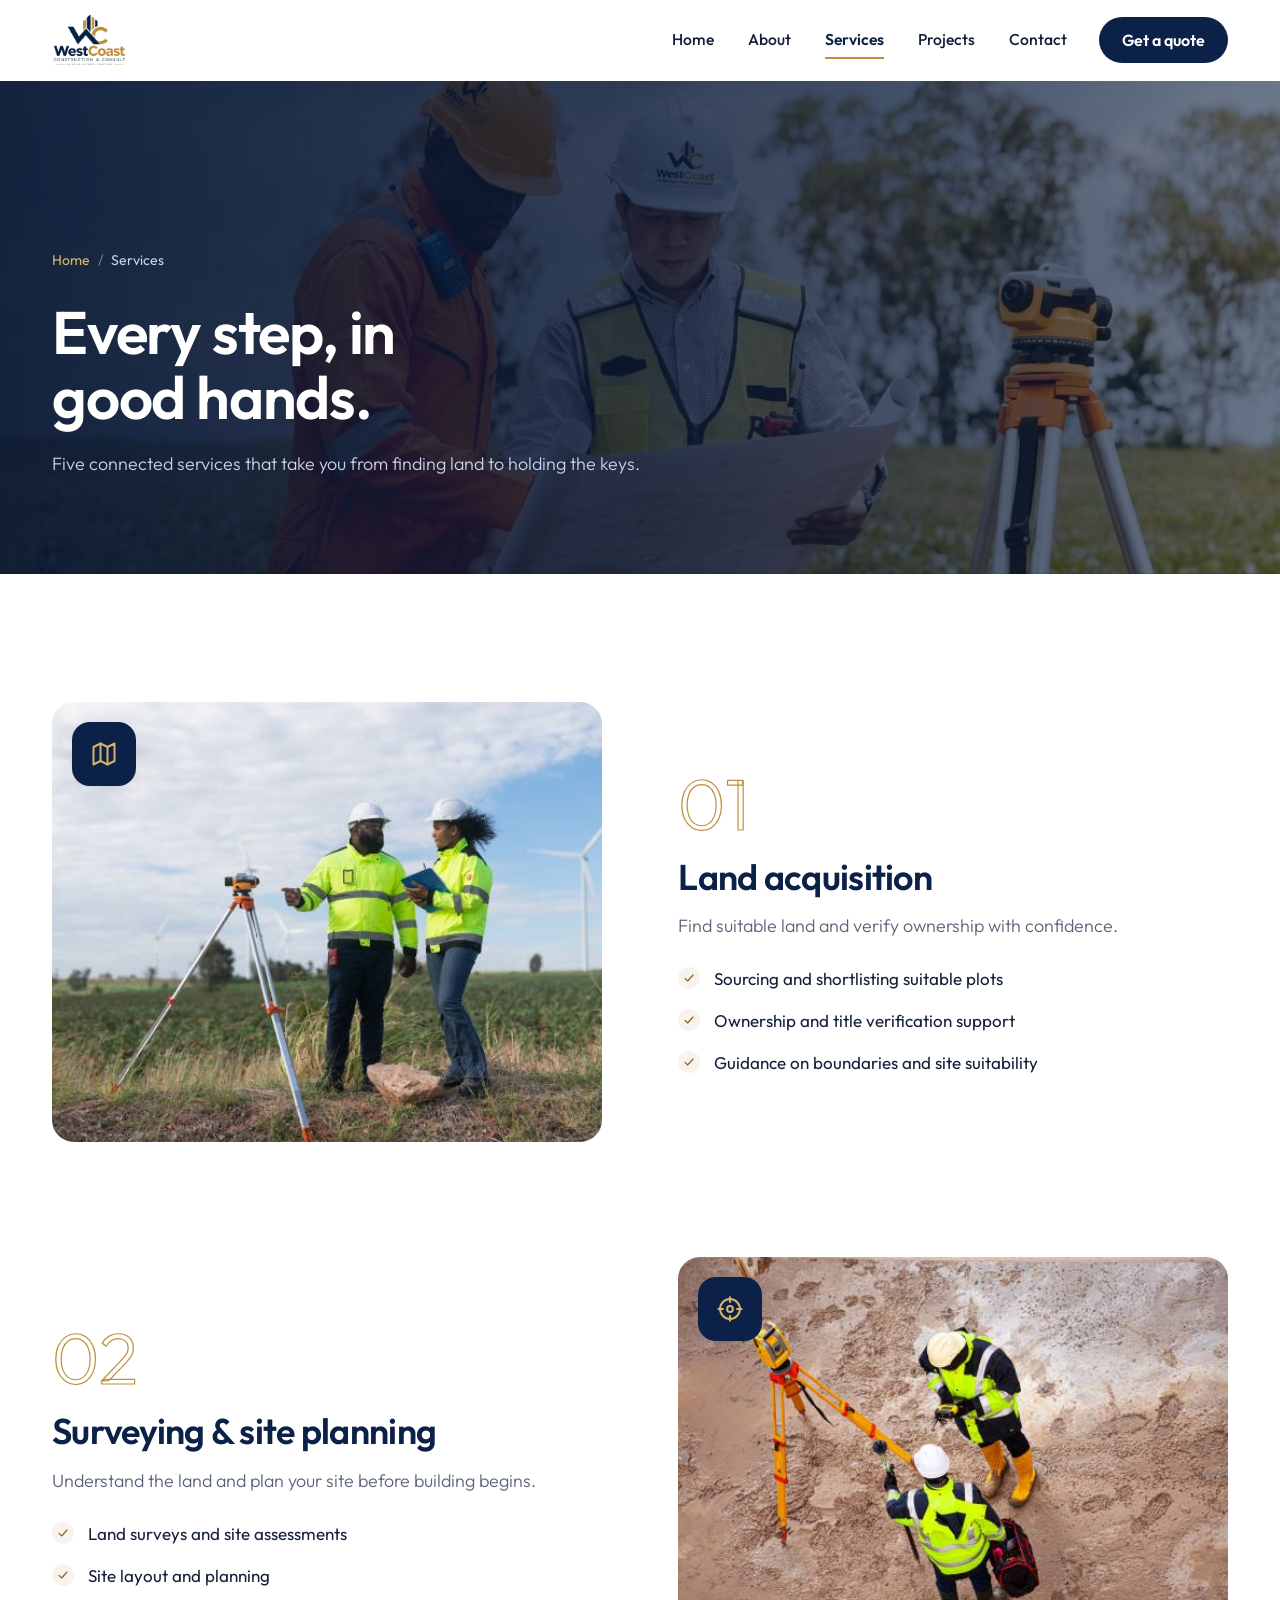
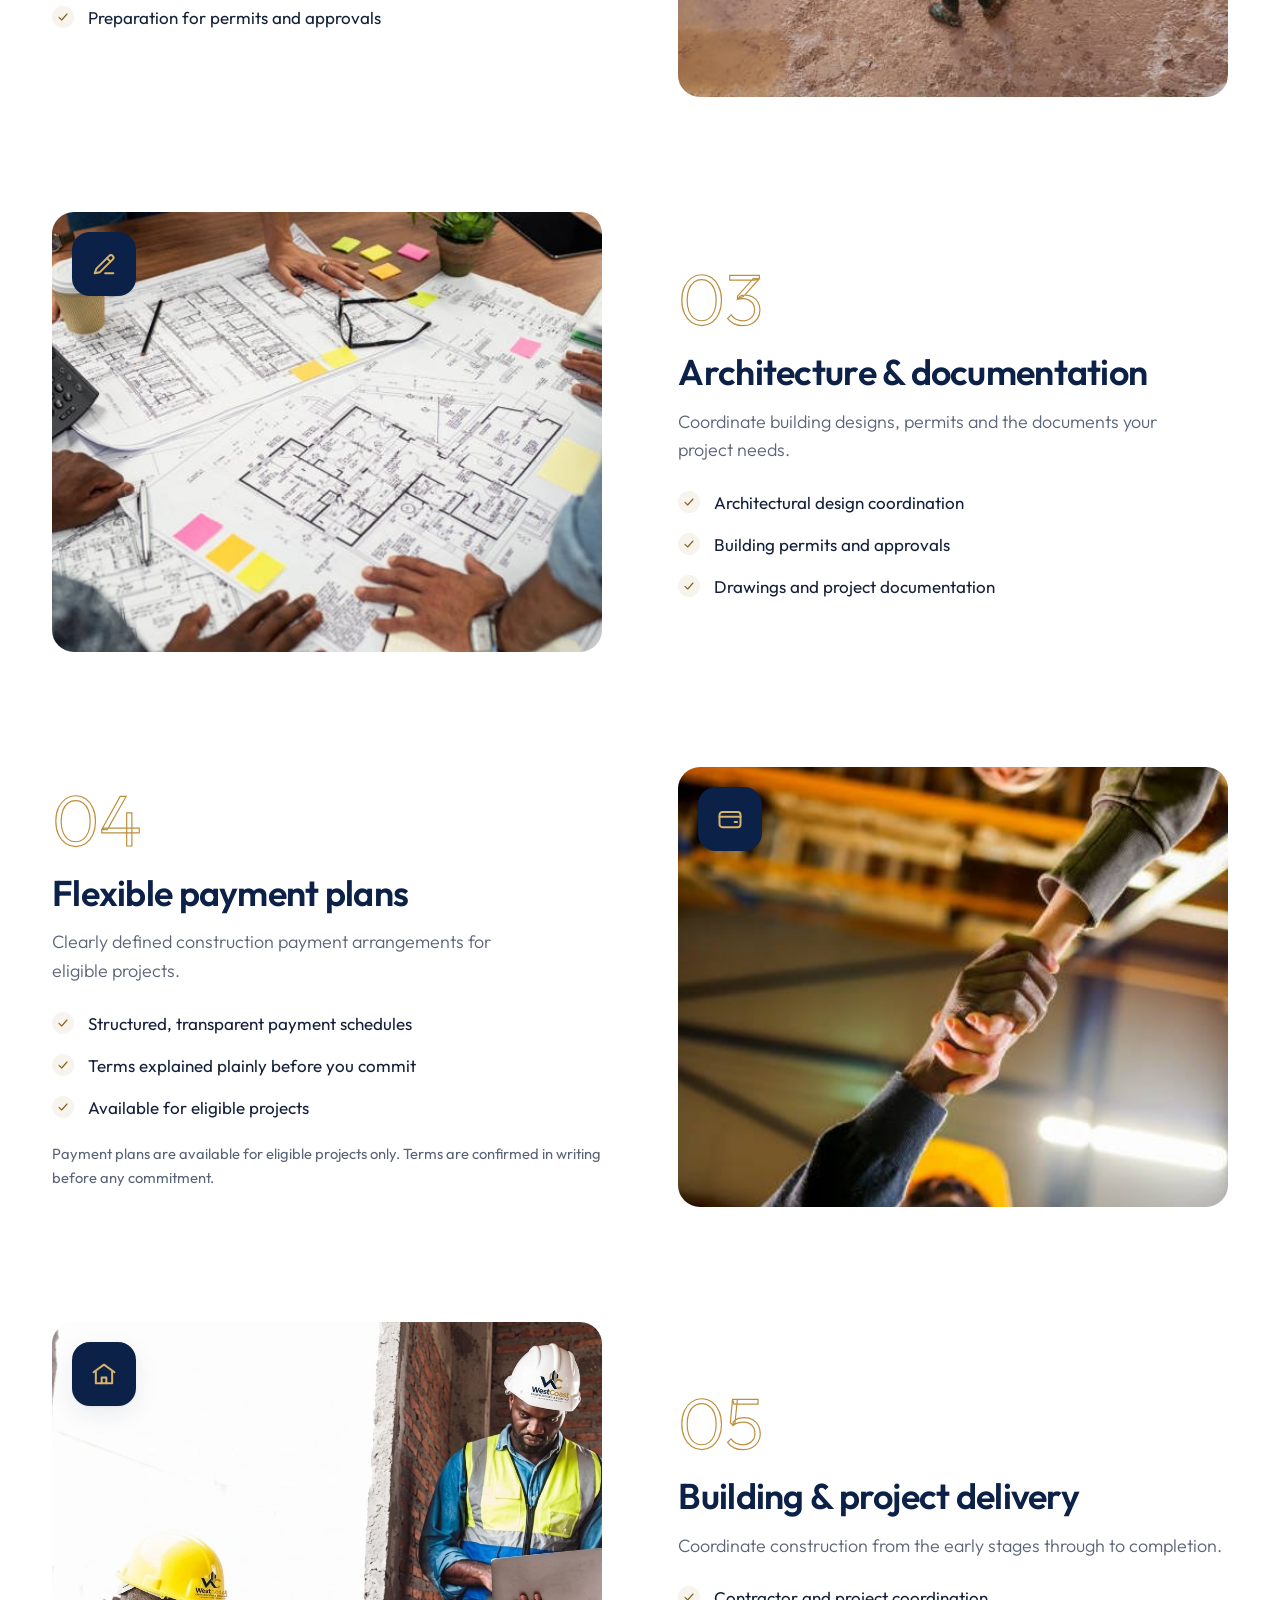
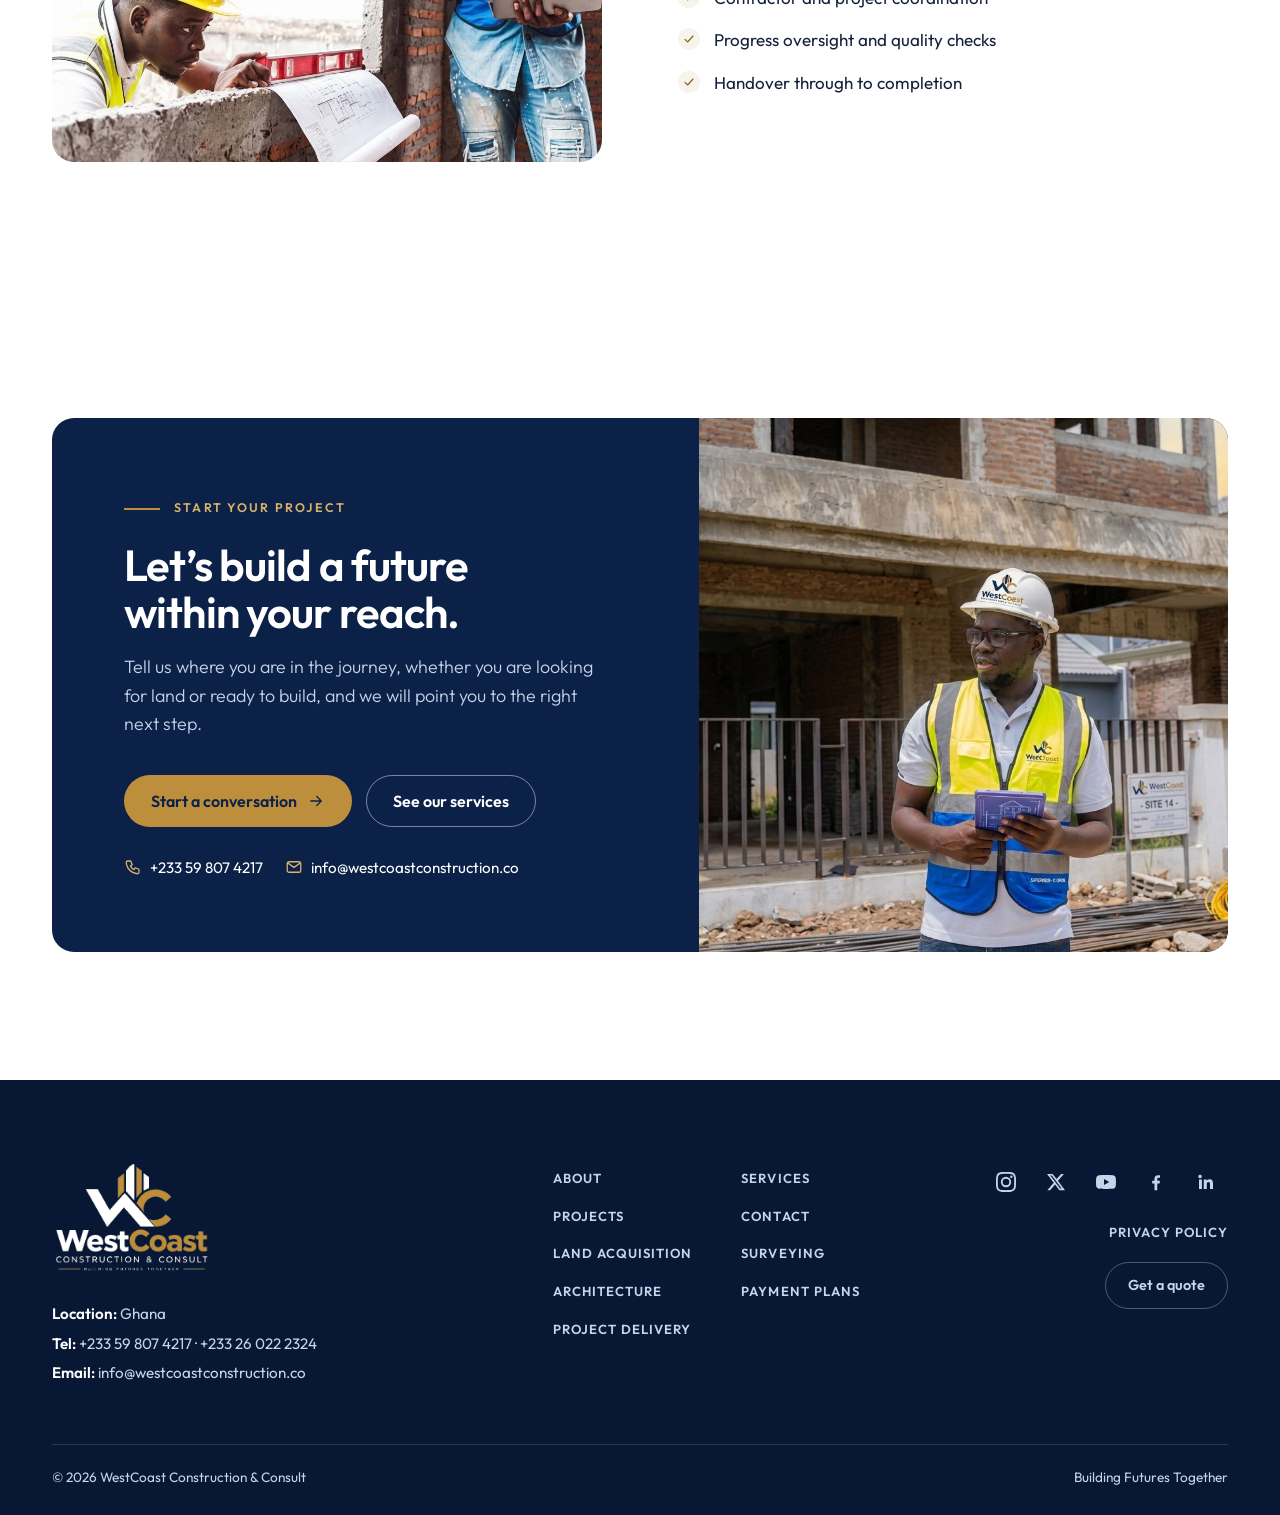
<file: westcoast-website/services.html>
<!DOCTYPE html>
<html lang="en" class="no-js">
<head>
<meta charset="utf-8">
<meta name="viewport" content="width=device-width, initial-scale=1">
<title>Services | WestCoast Construction &amp; Consult</title>
<meta name="description" content="Land acquisition, surveying, architecture, payment plans and construction delivery in Ghana.">
<meta name="theme-color" content="#0c2148">
<link rel="canonical" href="https://westcoastconstruction.co/services.html">
<meta property="og:type" content="website"><meta property="og:title" content="Services | WestCoast Construction &amp; Consult"><meta property="og:description" content="Land acquisition, surveying, architecture, payment plans and construction delivery in Ghana."><meta property="og:image" content="https://westcoastconstruction.co/assets/img/og-image.jpg"><meta property="og:url" content="https://westcoastconstruction.co/services.html">
<meta name="twitter:card" content="summary_large_image">
<link rel="icon" href="assets/icons/favicon.ico" sizes="any"><link rel="icon" type="image/png" sizes="32x32" href="assets/icons/icon-32.png"><link rel="apple-touch-icon" href="assets/icons/icon-180.png"><link rel="manifest" href="site.webmanifest">
<link rel="preconnect" href="https://fonts.googleapis.com"><link rel="preconnect" href="https://fonts.gstatic.com" crossorigin>
<link href="https://fonts.googleapis.com/css2?family=Outfit:wght@300;400;500;600;700&display=swap" rel="stylesheet">
<link rel="stylesheet" href="assets/css/styles.css">
<script type="application/ld+json">{"@context":"https://schema.org","@type":"GeneralContractor","name":"WestCoast Construction & Consult","slogan":"Building Futures Together","url":"https://westcoastconstruction.co","logo":"https://westcoastconstruction.co/assets/img/logo.png","areaServed":"Ghana","email":"info@westcoastconstruction.co","telephone":["+233 59 807 4217","+233 26 022 2324"]}</script>
</head>
<body>
<a class="skip" href="#main">Skip to content</a>
<header class="site-header"><div class="wrap">
<a class="brand" href="index.html" aria-label="WestCoast Construction &amp; Consult, home"><img src="assets/img/logo.png" alt="WestCoast Construction &amp; Consult" width="75" height="54"></a>
<button class="menu-btn" type="button" aria-label="Open menu" aria-expanded="false" aria-controls="nav"><span></span><span></span><span></span></button>
<nav class="nav" id="nav" aria-label="Main"><a href="index.html">Home</a><a href="about.html">About</a><a href="services.html" aria-current="page">Services</a><a href="projects.html">Projects</a><a href="contact.html">Contact</a><a class="btn btn-navy" href="contact.html">Get a quote</a></nav>
</div></header>
<main id="main">
<section class="page-hero">
<div class="hero-media"><img src="assets/img/land-survey-plans.jpg" alt="" fetchpriority="high"></div>
<div class="wrap"><nav class="crumbs" aria-label="Breadcrumb"><a href="index.html">Home</a><span aria-hidden="true">/</span>Services</nav><h1>Every step, in good hands.</h1><p class="lead">Five connected services that take you from finding land to holding the keys.</p></div>
</section><section class="section"><div class="wrap"><article class="svc-row" id="land"><div class="svc-media reveal"><img src="assets/img/land-field-survey-team.jpg" alt="" loading="lazy"><span class="badge"><svg viewBox="0 0 24 24" fill="none" stroke="currentColor" stroke-width="1.7" stroke-linecap="round" stroke-linejoin="round" aria-hidden="true"><path d="M9 18l-6 3V6l6-3 6 3 6-3v15l-6 3-6-3z"/><path d="M9 3v15M15 6v15"/></svg></span></div>
<div class="svc-copy reveal" style="--d:.1s"><span class="snum" aria-hidden="true">01</span><h2>Land acquisition</h2><p class="lead">Find suitable land and verify ownership with confidence.</p><ul class="checks"><li><svg viewBox="0 0 24 24" fill="none" stroke="currentColor" stroke-width="1.7" stroke-linecap="round" stroke-linejoin="round" aria-hidden="true"><path d="M6 12.5l4 4 8-9"/></svg><span>Sourcing and shortlisting suitable plots</span></li><li><svg viewBox="0 0 24 24" fill="none" stroke="currentColor" stroke-width="1.7" stroke-linecap="round" stroke-linejoin="round" aria-hidden="true"><path d="M6 12.5l4 4 8-9"/></svg><span>Ownership and title verification support</span></li><li><svg viewBox="0 0 24 24" fill="none" stroke="currentColor" stroke-width="1.7" stroke-linecap="round" stroke-linejoin="round" aria-hidden="true"><path d="M6 12.5l4 4 8-9"/></svg><span>Guidance on boundaries and site suitability</span></li></ul></div></article><article class="svc-row" id="survey"><div class="svc-media reveal"><img src="assets/img/land-setting-out-aerial.jpg" alt="" loading="lazy"><span class="badge"><svg viewBox="0 0 24 24" fill="none" stroke="currentColor" stroke-width="1.7" stroke-linecap="round" stroke-linejoin="round" aria-hidden="true"><circle cx="12" cy="12" r="8.5"/><circle cx="12" cy="12" r="2.5"/><path d="M12 2v4M12 18v4M2 12h4M18 12h4"/></svg></span></div>
<div class="svc-copy reveal" style="--d:.1s"><span class="snum" aria-hidden="true">02</span><h2>Surveying &amp; site planning</h2><p class="lead">Understand the land and plan your site before building begins.</p><ul class="checks"><li><svg viewBox="0 0 24 24" fill="none" stroke="currentColor" stroke-width="1.7" stroke-linecap="round" stroke-linejoin="round" aria-hidden="true"><path d="M6 12.5l4 4 8-9"/></svg><span>Land surveys and site assessments</span></li><li><svg viewBox="0 0 24 24" fill="none" stroke="currentColor" stroke-width="1.7" stroke-linecap="round" stroke-linejoin="round" aria-hidden="true"><path d="M6 12.5l4 4 8-9"/></svg><span>Site layout and planning</span></li><li><svg viewBox="0 0 24 24" fill="none" stroke="currentColor" stroke-width="1.7" stroke-linecap="round" stroke-linejoin="round" aria-hidden="true"><path d="M6 12.5l4 4 8-9"/></svg><span>Preparation for permits and approvals</span></li></ul></div></article><article class="svc-row" id="design"><div class="svc-media reveal"><img src="assets/img/design-blueprint-desk.jpg" alt="" loading="lazy"><span class="badge"><svg viewBox="0 0 24 24" fill="none" stroke="currentColor" stroke-width="1.7" stroke-linecap="round" stroke-linejoin="round" aria-hidden="true"><path d="M4 20l4.5-1L19.5 8a2.1 2.1 0 0 0-3-3L5.5 16 4 20z"/><path d="M14.5 7l3 3"/><path d="M13 20h7"/></svg></span></div>
<div class="svc-copy reveal" style="--d:.1s"><span class="snum" aria-hidden="true">03</span><h2>Architecture &amp; documentation</h2><p class="lead">Coordinate building designs, permits and the documents your project needs.</p><ul class="checks"><li><svg viewBox="0 0 24 24" fill="none" stroke="currentColor" stroke-width="1.7" stroke-linecap="round" stroke-linejoin="round" aria-hidden="true"><path d="M6 12.5l4 4 8-9"/></svg><span>Architectural design coordination</span></li><li><svg viewBox="0 0 24 24" fill="none" stroke="currentColor" stroke-width="1.7" stroke-linecap="round" stroke-linejoin="round" aria-hidden="true"><path d="M6 12.5l4 4 8-9"/></svg><span>Building permits and approvals</span></li><li><svg viewBox="0 0 24 24" fill="none" stroke="currentColor" stroke-width="1.7" stroke-linecap="round" stroke-linejoin="round" aria-hidden="true"><path d="M6 12.5l4 4 8-9"/></svg><span>Drawings and project documentation</span></li></ul></div></article><article class="svc-row" id="payment"><div class="svc-media reveal"><img src="assets/img/handshake-agreement.jpg" alt="" loading="lazy"><span class="badge"><svg viewBox="0 0 24 24" fill="none" stroke="currentColor" stroke-width="1.7" stroke-linecap="round" stroke-linejoin="round" aria-hidden="true"><rect x="3" y="6" width="18" height="13" rx="2.5"/><path d="M3 10h18"/><path d="M16 14.5h2"/></svg></span></div>
<div class="svc-copy reveal" style="--d:.1s"><span class="snum" aria-hidden="true">04</span><h2>Flexible payment plans</h2><p class="lead">Clearly defined construction payment arrangements for eligible projects.</p><ul class="checks"><li><svg viewBox="0 0 24 24" fill="none" stroke="currentColor" stroke-width="1.7" stroke-linecap="round" stroke-linejoin="round" aria-hidden="true"><path d="M6 12.5l4 4 8-9"/></svg><span>Structured, transparent payment schedules</span></li><li><svg viewBox="0 0 24 24" fill="none" stroke="currentColor" stroke-width="1.7" stroke-linecap="round" stroke-linejoin="round" aria-hidden="true"><path d="M6 12.5l4 4 8-9"/></svg><span>Terms explained plainly before you commit</span></li><li><svg viewBox="0 0 24 24" fill="none" stroke="currentColor" stroke-width="1.7" stroke-linecap="round" stroke-linejoin="round" aria-hidden="true"><path d="M6 12.5l4 4 8-9"/></svg><span>Available for eligible projects</span></li></ul><p class="note">Payment plans are available for eligible projects only. Terms are confirmed in writing before any commitment.</p></div></article><article class="svc-row" id="build"><div class="svc-media reveal"><img src="assets/img/site-level-check.jpg" alt="" loading="lazy"><span class="badge"><svg viewBox="0 0 24 24" fill="none" stroke="currentColor" stroke-width="1.7" stroke-linecap="round" stroke-linejoin="round" aria-hidden="true"><path d="M3 10.5L12 4l9 6.5"/><path d="M5 9.5V20h14V9.5"/><path d="M10 20v-5h4v5"/></svg></span></div>
<div class="svc-copy reveal" style="--d:.1s"><span class="snum" aria-hidden="true">05</span><h2>Building &amp; project delivery</h2><p class="lead">Coordinate construction from the early stages through to completion.</p><ul class="checks"><li><svg viewBox="0 0 24 24" fill="none" stroke="currentColor" stroke-width="1.7" stroke-linecap="round" stroke-linejoin="round" aria-hidden="true"><path d="M6 12.5l4 4 8-9"/></svg><span>Contractor and project coordination</span></li><li><svg viewBox="0 0 24 24" fill="none" stroke="currentColor" stroke-width="1.7" stroke-linecap="round" stroke-linejoin="round" aria-hidden="true"><path d="M6 12.5l4 4 8-9"/></svg><span>Progress oversight and quality checks</span></li><li><svg viewBox="0 0 24 24" fill="none" stroke="currentColor" stroke-width="1.7" stroke-linecap="round" stroke-linejoin="round" aria-hidden="true"><path d="M6 12.5l4 4 8-9"/></svg><span>Handover through to completion</span></li></ul></div></article></div></section><section class="section"><div class="wrap">
<div class="cta-card reveal"><div class="copy on-dark-text">
<span class="eyebrow" style="color:var(--gold-soft)">Start your project</span>
<h2>Let&rsquo;s build a future within your reach.</h2>
<p class="lead">Tell us where you are in the journey, whether you are looking for land or ready to build, and we will point you to the right next step.</p>
<div class="btn-row"><a class="btn btn-gold" href="contact.html">Start a conversation <svg viewBox="0 0 24 24" fill="none" stroke="currentColor" stroke-width="1.7" stroke-linecap="round" stroke-linejoin="round" aria-hidden="true"><path d="M5 12h14M13 6l6 6-6 6"/></svg></a><a class="btn btn-ghost" href="services.html">See our services</a></div>
<div class="contact-line"><a href="tel:+233598074217"><svg viewBox="0 0 24 24" fill="none" stroke="currentColor" stroke-width="1.7" stroke-linecap="round" stroke-linejoin="round" aria-hidden="true"><path d="M5 4h4l2 5-2.5 1.5a11 11 0 0 0 5 5L15 13l5 2v4a2 2 0 0 1-2 2A16 16 0 0 1 3 6a2 2 0 0 1 2-2z"/></svg>+233 59 807 4217</a><a href="mailto:info@westcoastconstruction.co"><svg viewBox="0 0 24 24" fill="none" stroke="currentColor" stroke-width="1.7" stroke-linecap="round" stroke-linejoin="round" aria-hidden="true"><rect x="3" y="5" width="18" height="14" rx="2.5"/><path d="M3.5 6.5l8.5 6 8.5-6"/></svg>info@westcoastconstruction.co</a></div>
</div><div class="media"><img src="assets/img/design-site-supervisor.jpg" alt="WestCoast site supervisor on a residential project" loading="lazy"></div></div>
</div></section>
</main>
<footer class="site-footer"><div class="wrap foot">
<div class="f-brand"><a href="index.html" aria-label="WestCoast Construction &amp; Consult, home"><img src="assets/img/logo-light.png" alt="WestCoast Construction &amp; Consult" width="160" height="115" loading="lazy"></a>
<address><p><b>Location:</b> Ghana</p><p><b>Tel:</b> <a href="tel:+233598074217">+233 59 807 4217</a> &middot; <a href="tel:+233260222324">+233 26 022 2324</a></p><p><b>Email:</b> <a href="mailto:info@westcoastconstruction.co">info@westcoastconstruction.co</a></p></address></div>
<nav class="f-links" aria-label="Footer"><a href="about.html">About</a><a href="services.html">Services</a><a href="projects.html">Projects</a><a href="contact.html">Contact</a><a href="services.html#land">Land acquisition</a><a href="services.html#survey">Surveying</a><a href="services.html#design">Architecture</a><a href="services.html#payment">Payment plans</a><a href="services.html#build">Project delivery</a></nav>
<div class="f-side"><div class="social"><a href="#" aria-label="Instagram"><svg viewBox="0 0 24 24" fill="currentColor" aria-hidden="true"><path d="M12 2.2c3.2 0 3.6 0 4.8.1 3.3.1 4.8 1.7 4.9 4.9.1 1.3.1 1.6.1 4.8s0 3.6-.1 4.8c-.1 3.2-1.7 4.8-4.9 4.9-1.3.1-1.6.1-4.8.1s-3.6 0-4.8-.1c-3.3-.1-4.8-1.7-4.9-4.9C2.2 15.6 2.2 15.2 2.2 12s0-3.6.1-4.8C2.4 3.9 4 2.4 7.2 2.3 8.4 2.2 8.8 2.2 12 2.2zM12 0C8.7 0 8.3 0 7.1.1 2.7.3.3 2.7.1 7.1 0 8.3 0 8.7 0 12s0 3.7.1 4.9c.2 4.4 2.6 6.8 7 7C8.3 24 8.7 24 12 24s3.7 0 4.9-.1c4.4-.2 6.8-2.6 7-7 .1-1.2.1-1.6.1-4.9s0-3.7-.1-4.9c-.2-4.4-2.6-6.8-7-7C15.7 0 15.3 0 12 0zm0 5.8a6.2 6.2 0 100 12.4 6.2 6.2 0 000-12.4zM12 16a4 4 0 110-8 4 4 0 010 8zm6.4-11.8a1.4 1.4 0 100 2.9 1.4 1.4 0 000-2.9z"/></svg></a><a href="#" aria-label="X"><svg viewBox="0 0 24 24" fill="currentColor" aria-hidden="true"><path d="M18.2 2.3h3.3l-7.2 8.3 8.5 11.2h-6.7l-5.2-6.8-6 6.8H1.6l7.7-8.8L1.2 2.3h6.8l4.7 6.2 5.5-6.2zm-1.2 17.5h1.8L7 4.2H5.1l11.9 15.6z"/></svg></a><a href="#" aria-label="YouTube"><svg viewBox="0 0 24 24" fill="currentColor" aria-hidden="true"><path d="M23.5 6.2a3 3 0 00-2.1-2.1C19.5 3.6 12 3.6 12 3.6s-7.5 0-9.4.5A3 3 0 00.5 6.2C0 8.1 0 12 0 12s0 3.9.5 5.8a3 3 0 002.1 2.1c1.9.5 9.4.5 9.4.5s7.5 0 9.4-.5a3 3 0 002.1-2.1c.5-1.9.5-5.8.5-5.8s0-3.9-.5-5.8zM9.6 15.6V8.4l6.2 3.6-6.2 3.6z"/></svg></a><a href="#" aria-label="Facebook"><svg viewBox="0 0 24 24" fill="currentColor" aria-hidden="true"><path d="M13.5 22v-8.2h2.8l.4-3.2h-3.2V8.5c0-.9.3-1.5 1.6-1.5h1.7V4.1c-.3 0-1.3-.1-2.5-.1-2.5 0-4.1 1.5-4.1 4.2v2.4H7.4v3.2h2.8V22h3.3z"/></svg></a><a href="#" aria-label="LinkedIn"><svg viewBox="0 0 24 24" fill="currentColor" aria-hidden="true"><path d="M20.4 20.5h-3.6v-5.6c0-1.3 0-3-1.8-3s-2.1 1.4-2.1 2.9v5.7H9.3V9h3.4v1.6c.5-.9 1.6-1.8 3.4-1.8 3.6 0 4.3 2.4 4.3 5.5v6.2zM5.3 7.4a2.1 2.1 0 110-4.1 2.1 2.1 0 010 4.1zM7.1 20.5H3.6V9h3.5v11.5z"/></svg></a></div><a class="plain" href="#">Privacy policy</a><a class="btn-ghost-sm" href="contact.html">Get a quote</a></div>
</div>
<div class="wrap legal"><span>&copy; <span id="year">2026</span> WestCoast Construction &amp; Consult</span><span>Building Futures Together</span></div></footer>
<button class="to-top" type="button" aria-label="Back to top"><svg viewBox="0 0 24 24" fill="none" stroke="currentColor" stroke-width="1.7" stroke-linecap="round" stroke-linejoin="round" aria-hidden="true"><path d="M12 19V5M6 11l6-6 6 6"/></svg></button>
<script src="assets/js/main.js" defer></script>
</body>
</html>
</file>
<file: westcoast-website/assets/css/styles.css>
/* ==========================================================================
   WestCoast Construction & Consult
   Design system: architectural editorial. Navy + gold from the logo,
   Outfit type (Bauhaus Geometric pairing), spacious 24-96px rhythm.
   ========================================================================== */

:root {
  color-scheme: light;

  /* colour tokens (contrast-checked: see README) */
  --navy: #0c2148;
  --navy-900: #081733;
  --navy-700: #1a3266;
  --gold: #bd8f3d;          /* fills, rules, icons - never small text on white */
  --gold-ink: #8a611a;      /* gold text on light backgrounds (5.5:1) */
  --gold-soft: #d9b36b;     /* gold text on navy (8:1) */
  --paper: #f7f4ee;
  --white: #ffffff;
  --ink: #14203a;
  --muted: #5a6478;         /* 5.9:1 on white */
  --on-dark: #c9d3ea;       /* 10.5:1 on navy */
  --line: #e4e0d6;
  --line-dark: rgba(255, 255, 255, .14);

  /* type */
  --font: 'Outfit', system-ui, -apple-system, 'Segoe UI', sans-serif;
  --fs-display: clamp(2.6rem, 6.2vw, 5rem);
  --fs-h1: clamp(2.3rem, 4.8vw, 3.75rem);
  --fs-h2: clamp(1.9rem, 3.4vw, 2.85rem);
  --fs-h3: 1.3rem;
  --fs-lead: clamp(1.1rem, 1.4vw, 1.25rem);

  /* space, radius, motion */
  --space-section: clamp(72px, 10vw, 128px);
  --gutter: clamp(16px, 4vw, 32px);
  --max: 1240px;
  --r-sm: 8px;
  --r: 14px;
  --r-lg: 22px;
  --shadow: 0 1px 2px rgba(12, 33, 72, .06), 0 8px 24px rgba(12, 33, 72, .08);
  --shadow-lg: 0 2px 4px rgba(12, 33, 72, .06), 0 22px 48px rgba(12, 33, 72, .16);
  --ease: cubic-bezier(.16, 1, .3, 1);
  --header-h: 80px;
}

/* ---------- base ---------- */
*, *::before, *::after { box-sizing: border-box; }
html { scroll-behavior: smooth; scroll-padding-top: calc(var(--header-h) + 16px); -webkit-text-size-adjust: 100%; }
body {
  margin: 0;
  font: 400 1.0625rem/1.65 var(--font);
  color: var(--ink);
  background: var(--white);
  -webkit-font-smoothing: antialiased;
  text-rendering: optimizeLegibility;
}
img { max-width: 100%; height: auto; display: block; }
a { color: inherit; }
button { font: inherit; }
svg { flex-shrink: 0; }

h1, h2, h3, h4 { margin: 0; color: var(--navy); font-weight: 600; letter-spacing: -.02em; line-height: 1.08; text-wrap: balance; }
h1 { font-size: var(--fs-h1); }
h2 { font-size: var(--fs-h2); }
h3 { font-size: var(--fs-h3); line-height: 1.25; letter-spacing: -.01em; }
p { margin: 0 0 1em; max-width: 62ch; text-wrap: pretty; }
p:last-child { margin-bottom: 0; }

.wrap { width: 100%; max-width: var(--max); margin-inline: auto; padding-inline: var(--gutter); }
.section { padding-block: var(--space-section); }
.section.paper { background: var(--paper); }
.lead { font-size: var(--fs-lead); color: var(--muted); font-weight: 300; line-height: 1.6; }

.eyebrow {
  display: inline-flex; align-items: center; gap: 14px;
  font-size: .78rem; font-weight: 600; letter-spacing: .18em; text-transform: uppercase;
  color: var(--gold-ink); margin-bottom: 22px;
}
.eyebrow::before { content: ""; width: 36px; height: 2px; background: var(--gold); }
.on-dark .eyebrow { color: var(--gold-soft); }

.skip { position: absolute; left: -999px; top: 8px; z-index: 300; background: var(--navy); color: #fff; padding: 12px 18px; border-radius: var(--r-sm); }
.skip:focus { left: 8px; }
:focus-visible { outline: 3px solid var(--gold); outline-offset: 3px; border-radius: 4px; }

/* ---------- buttons & links ---------- */
.btn {
  display: inline-flex; align-items: center; justify-content: center; gap: 10px;
  min-height: 52px; padding: 0 26px; border-radius: 999px;
  font-weight: 600; font-size: 1rem; text-decoration: none; cursor: pointer;
  border: 1.5px solid transparent;
  transition: background-color .2s var(--ease), color .2s var(--ease), border-color .2s var(--ease), transform .2s var(--ease), box-shadow .2s var(--ease);
}
.btn svg { width: 18px; height: 18px; transition: transform .25s var(--ease); }
.btn:hover svg { transform: translateX(3px); }
.btn:active { transform: translateY(1px); }
.btn-gold { background: var(--gold); color: var(--navy); }            /* 5.4:1 */
.btn-gold:hover { background: var(--gold-soft); box-shadow: 0 10px 24px rgba(189, 143, 61, .3); }
.btn-navy { background: var(--navy); color: #fff; }
.btn-navy:hover { background: var(--navy-700); box-shadow: 0 10px 24px rgba(12, 33, 72, .22); }
.btn-ghost { border-color: rgba(255, 255, 255, .45); color: #fff; }
.btn-ghost:hover { background: #fff; color: var(--navy); border-color: #fff; }
.btn-line { border-color: var(--navy); color: var(--navy); }
.btn-line:hover { background: var(--navy); color: #fff; }
.btn-row { display: flex; flex-wrap: wrap; gap: 14px; margin-top: 36px; }

.text-link {
  display: inline-flex; align-items: center; gap: 8px;
  font-weight: 600; color: var(--navy); text-decoration: none;
  padding-block: 6px; border-bottom: 1.5px solid var(--gold);
}
.text-link svg { width: 18px; height: 18px; transition: transform .25s var(--ease); }
.text-link:hover svg { transform: translateX(4px); }

/* ---------- header ---------- */
.site-header {
  position: sticky; top: 0; z-index: 100;
  background: rgba(255, 255, 255, .82);
  backdrop-filter: saturate(160%) blur(16px);
  -webkit-backdrop-filter: saturate(160%) blur(16px);
  border-bottom: 1px solid transparent;
  transition: border-color .3s, box-shadow .3s;
}
.site-header.scrolled { border-bottom-color: var(--line); box-shadow: 0 6px 24px rgba(12, 33, 72, .06); }
.site-header .wrap { display: flex; align-items: center; justify-content: space-between; height: var(--header-h); }
.brand { display: flex; align-items: center; }
.brand img { height: 54px; width: auto; }

.nav { display: flex; align-items: center; gap: 6px; }
.nav a:not(.btn) {
  position: relative; padding: 10px 14px; text-decoration: none;
  font-weight: 500; font-size: .98rem; color: var(--ink); border-radius: 999px;
  transition: color .2s;
}
.nav a:not(.btn)::after {
  content: ""; position: absolute; left: 14px; right: 14px; bottom: 4px; height: 2px;
  background: var(--gold); transform: scaleX(0); transform-origin: left;
  transition: transform .3s var(--ease);
}
.nav a:not(.btn):hover::after, .nav a[aria-current="page"]::after { transform: scaleX(1); }
.nav a[aria-current="page"] { color: var(--navy); font-weight: 600; }
.nav .btn { margin-left: 12px; min-height: 46px; padding: 0 22px; }

.menu-btn {
  display: none; width: 48px; height: 48px; border-radius: 50%;
  border: 1px solid var(--line); background: #fff; cursor: pointer; position: relative;
}
.menu-btn span { position: absolute; left: 14px; right: 14px; height: 2px; background: var(--navy); border-radius: 2px; transition: transform .3s var(--ease), opacity .2s; }
.menu-btn span:nth-child(1) { top: 17px; }
.menu-btn span:nth-child(2) { top: 23px; }
.menu-btn span:nth-child(3) { top: 29px; }
.menu-btn[aria-expanded="true"] span:nth-child(1) { transform: translateY(6px) rotate(45deg); }
.menu-btn[aria-expanded="true"] span:nth-child(2) { opacity: 0; }
.menu-btn[aria-expanded="true"] span:nth-child(3) { transform: translateY(-6px) rotate(-45deg); }

/* ---------- home hero ---------- */
.hero {
  position: relative; isolation: isolate; color: #fff;
  min-height: min(92vh, 900px); display: flex; flex-direction: column; justify-content: flex-end;
  overflow: hidden; background: var(--navy-900);
}
.hero-media { position: absolute; inset: 0; z-index: -2; }
.hero-media img { width: 100%; height: 100%; object-fit: cover; object-position: center 40%; animation: heroZoom 18s var(--ease) both; }
.hero::before {
  content: ""; position: absolute; inset: 0; z-index: -1;
  background:
    linear-gradient(90deg, rgba(8, 23, 51, .92) 0%, rgba(8, 23, 51, .72) 42%, rgba(8, 23, 51, .2) 100%),
    linear-gradient(0deg, rgba(8, 23, 51, .85) 0%, rgba(8, 23, 51, 0) 45%);
}
.hero-inner { padding-block: clamp(110px, 16vh, 180px) 48px; }
.hero h1 { color: #fff; font-size: var(--fs-display); font-weight: 600; max-width: 14ch; letter-spacing: -.035em; line-height: 1.02; }
.hero h1 em { font-style: normal; color: var(--gold-soft); }
.hero .lead { color: var(--on-dark); max-width: 46ch; margin-top: 26px; }
.hero .eyebrow { color: var(--gold-soft); }

.hero-facts {
  display: grid; grid-template-columns: repeat(4, 1fr);
  margin-top: clamp(48px, 8vh, 88px);
  background: rgba(255, 255, 255, .07);
  border: 1px solid rgba(255, 255, 255, .16);
  backdrop-filter: blur(14px); -webkit-backdrop-filter: blur(14px);
  border-radius: var(--r-lg); overflow: hidden;
}
.hero-facts div { padding: 22px 26px; border-left: 1px solid rgba(255, 255, 255, .12); }
.hero-facts div:first-child { border-left: 0; }
.hero-facts strong { display: block; font-weight: 600; font-size: 1.05rem; color: #fff; }
.hero-facts span { font-size: .92rem; color: var(--on-dark); }

@keyframes heroZoom { from { transform: scale(1.08); } to { transform: scale(1); } }

/* ---------- inner page hero ---------- */
.page-hero {
  position: relative; isolation: isolate; color: #fff; overflow: hidden;
  background: var(--navy-900);
  padding-block: clamp(96px, 14vw, 168px) clamp(56px, 8vw, 96px);
}
.page-hero .hero-media img { animation-duration: 14s; }
.page-hero::before {
  content: ""; position: absolute; inset: 0; z-index: -1;
  background: linear-gradient(90deg, rgba(8, 23, 51, .93) 0%, rgba(8, 23, 51, .78) 50%, rgba(8, 23, 51, .45) 100%);
}
.page-hero h1 { color: #fff; max-width: 16ch; }
.page-hero .lead { color: var(--on-dark); margin-top: 20px; max-width: 52ch; }
.crumbs { display: flex; flex-wrap: wrap; gap: 8px; align-items: center; font-size: .88rem; color: var(--on-dark); margin-bottom: 28px; }
.crumbs a { color: var(--gold-soft); text-decoration: none; }
.crumbs a:hover { text-decoration: underline; }
.crumbs span[aria-hidden] { opacity: .5; }

/* ---------- section headers ---------- */
.sec-head { display: grid; grid-template-columns: 1.1fr 1fr; gap: clamp(24px, 5vw, 80px); align-items: end; margin-bottom: clamp(40px, 6vw, 64px); }
.sec-head .lead { margin: 0; }
.sec-head.center { grid-template-columns: 1fr; text-align: center; justify-items: center; }
.sec-head.center .eyebrow::after { content: ""; width: 36px; height: 2px; background: var(--gold); }

/* ---------- intro statement ---------- */
.statement { display: grid; grid-template-columns: 1fr 1fr; gap: clamp(32px, 6vw, 96px); align-items: start; }
.statement h2 { font-weight: 500; font-size: clamp(1.9rem, 3.2vw, 2.6rem); line-height: 1.18; }
.statement h2 em { font-style: normal; color: var(--gold-ink); }
.statement .lead { margin-bottom: 28px; }

/* ---------- service cards (home) ---------- */
.svc-grid { display: grid; grid-template-columns: repeat(6, 1fr); gap: 20px; }
.svc-card {
  grid-column: span 2; position: relative; display: flex; flex-direction: column;
  padding: 32px; background: #fff; border: 1px solid var(--line); border-radius: var(--r-lg);
  text-decoration: none; color: inherit; min-height: 260px;
  transition: transform .35s var(--ease), box-shadow .35s var(--ease), border-color .35s;
}
.svc-card:nth-child(4), .svc-card:nth-child(5) { grid-column: span 3; }
.svc-card:hover { transform: translateY(-4px); box-shadow: var(--shadow-lg); border-color: transparent; }
.svc-card .num { position: absolute; top: 28px; right: 32px; font-size: .85rem; font-weight: 600; color: var(--muted); letter-spacing: .08em; }
.icon-tile {
  display: grid; place-items: center; width: 56px; height: 56px; border-radius: 16px;
  background: var(--paper); color: var(--gold-ink); margin-bottom: 28px;
  transition: background-color .3s, color .3s;
}
.icon-tile svg { width: 26px; height: 26px; }
.svc-card:hover .icon-tile { background: var(--navy); color: var(--gold-soft); }
.svc-card h3 { margin-bottom: 10px; }
.svc-card p { color: var(--muted); margin-bottom: 24px; }
.svc-card .more { margin-top: auto; display: inline-flex; align-items: center; gap: 8px; font-weight: 600; font-size: .95rem; color: var(--navy); }
.svc-card .more svg { width: 18px; height: 18px; transition: transform .25s var(--ease); }
.svc-card:hover .more svg { transform: translateX(4px); }

/* ---------- project bento ---------- */
.bento { display: grid; grid-template-columns: 1.35fr 1fr; grid-template-rows: repeat(2, minmax(280px, 1fr)); gap: 20px; }
.bento .tile:first-child { grid-row: span 2; }
.bento.three { grid-template-columns: repeat(3, 1fr); grid-template-rows: none; }
.bento.three .tile { grid-row: auto; min-height: 460px; }

.tile {
  position: relative; display: block; overflow: hidden; border-radius: var(--r-lg);
  background: var(--navy); color: #fff; text-decoration: none; min-height: 280px; isolation: isolate;
}
.tile img { position: absolute; inset: 0; width: 100%; height: 100%; object-fit: cover; z-index: -2; transition: transform .8s var(--ease); }
.tile::before { content: ""; position: absolute; inset: 0; z-index: -1; background: linear-gradient(180deg, rgba(8, 23, 51, 0) 25%, rgba(8, 23, 51, .55) 55%, rgba(8, 23, 51, .94) 100%); transition: opacity .4s; }
.tile:hover img { transform: scale(1.05); }
.tile-body { position: absolute; inset: auto 0 0 0; padding: 28px; display: flex; align-items: flex-end; justify-content: space-between; gap: 16px; }
.tile .tag { display: inline-block; font-size: .75rem; font-weight: 600; letter-spacing: .14em; text-transform: uppercase; color: var(--gold-soft); margin-bottom: 8px; }
.tile h3 { color: #fff; font-size: clamp(1.3rem, 2vw, 1.7rem); }
.tile p { color: var(--on-dark); margin: 6px 0 0; font-size: .97rem; }
.tile .go {
  display: grid; place-items: center; width: 48px; height: 48px; border-radius: 50%;
  background: rgba(255, 255, 255, .14); border: 1px solid rgba(255, 255, 255, .3);
  backdrop-filter: blur(8px); -webkit-backdrop-filter: blur(8px);
  transition: background-color .3s, color .3s, transform .3s var(--ease);
}
.tile .go svg { width: 20px; height: 20px; }
.tile:hover .go { background: var(--gold); border-color: var(--gold); color: var(--navy); transform: rotate(-45deg); }

/* ---------- process (dark) ---------- */
.on-dark { background: var(--navy); color: var(--on-dark); position: relative; isolation: isolate; overflow: hidden; }
.on-dark h2, .on-dark h3 { color: #fff; }
.on-dark .lead { color: var(--on-dark); }
.on-dark::before {
  content: ""; position: absolute; inset: 0; z-index: -1; opacity: .5;
  background-image: linear-gradient(var(--line-dark) 1px, transparent 1px), linear-gradient(90deg, var(--line-dark) 1px, transparent 1px);
  background-size: 64px 64px;
  mask-image: radial-gradient(ellipse at 80% 0%, #000 0%, transparent 65%);
  -webkit-mask-image: radial-gradient(ellipse at 80% 0%, #000 0%, transparent 65%);
}
.steps { display: grid; grid-template-columns: repeat(3, 1fr); gap: clamp(24px, 4vw, 56px); counter-reset: step; position: relative; }
.step { position: relative; padding-top: 36px; border-top: 1px solid var(--line-dark); }
.step::before {
  counter-increment: step; content: "0" counter(step);
  display: block; font-size: 4.2rem; font-weight: 300; line-height: 1; margin-bottom: 26px;
  color: transparent; -webkit-text-stroke: 1.2px var(--gold-soft);
}
.step::after { content: ""; position: absolute; top: -1px; left: 0; width: 64px; height: 2px; background: var(--gold); }
.step h3 { margin-bottom: 10px; }
.step p { color: var(--on-dark); }

/* ---------- CTA card ---------- */
.cta-card {
  display: grid; grid-template-columns: 1.1fr .9fr; overflow: hidden;
  background: var(--navy); border-radius: var(--r-lg); color: var(--on-dark);
}
.cta-card .copy { padding: clamp(36px, 6vw, 72px); }
.cta-card h2 { color: #fff; }
.cta-card .lead { color: var(--on-dark); margin-top: 18px; }
.cta-card .media { position: relative; min-height: 320px; }
.cta-card .media img { position: absolute; inset: 0; width: 100%; height: 100%; object-fit: cover; }
.cta-card .contact-line { display: flex; flex-wrap: wrap; gap: 8px 22px; margin-top: 28px; font-size: .95rem; }
.cta-card .contact-line a { color: #fff; text-decoration: none; display: inline-flex; align-items: center; gap: 8px; }
.cta-card .contact-line a:hover { color: var(--gold-soft); }
.cta-card .contact-line svg { width: 18px; height: 18px; color: var(--gold-soft); }

/* ---------- about ---------- */
.split { display: grid; grid-template-columns: 1fr 1fr; gap: clamp(36px, 6vw, 96px); align-items: center; }
.split .photo { position: relative; }
.split .photo img { width: 100%; aspect-ratio: 4 / 4.4; object-fit: cover; border-radius: var(--r-lg); }
.split .photo::after { content: ""; position: absolute; inset: auto -18px -18px auto; width: 45%; height: 45%; border: 2px solid var(--gold); border-radius: var(--r-lg); z-index: -1; }
.split h2 { margin-bottom: 24px; }

.mv-grid { display: grid; grid-template-columns: 1fr 1fr; gap: 20px; }
.mv {
  padding: clamp(32px, 4vw, 48px); border-radius: var(--r-lg); background: #fff; border: 1px solid var(--line);
}
.mv.dark { background: var(--navy); border-color: var(--navy); }
.mv.dark h3 { color: #fff; }
.mv.dark p { color: var(--on-dark); }
.mv h3 { font-size: .85rem; letter-spacing: .16em; text-transform: uppercase; color: var(--gold-ink); margin-bottom: 18px; font-weight: 600; }
.mv.dark h3 { color: var(--gold-soft); }
.mv p { font-size: clamp(1.2rem, 1.8vw, 1.45rem); line-height: 1.45; color: var(--navy); font-weight: 400; max-width: none; }

.values { display: grid; grid-template-columns: repeat(5, 1fr); gap: 0; border-top: 1px solid var(--line); }
.value { padding: 32px 26px 8px 0; position: relative; }
.value + .value { padding-left: 26px; border-left: 1px solid var(--line); }
.value .vnum { display: block; font-size: .82rem; font-weight: 600; color: var(--gold-ink); letter-spacing: .1em; margin-bottom: 18px; }
.value h3 { margin-bottom: 8px; }
.value p { color: var(--muted); font-size: .98rem; }

/* ---------- services page ---------- */
.svc-row { display: grid; grid-template-columns: 1fr 1fr; gap: clamp(32px, 6vw, 88px); align-items: center; }
.svc-row + .svc-row { margin-top: clamp(64px, 9vw, 120px); }
.svc-row:nth-child(even) .svc-media { order: 2; }
.svc-media { position: relative; }
.svc-media img { width: 100%; aspect-ratio: 5 / 4; object-fit: cover; border-radius: var(--r-lg); }
.svc-media .badge {
  position: absolute; left: 20px; top: 20px; display: grid; place-items: center;
  width: 64px; height: 64px; border-radius: 18px; background: var(--navy); color: var(--gold-soft);
  box-shadow: var(--shadow);
}
.svc-media .badge svg { width: 28px; height: 28px; }
.svc-copy .snum { font-size: 4.5rem; font-weight: 300; line-height: 1; color: transparent; -webkit-text-stroke: 1.2px var(--gold); display: block; margin-bottom: 18px; }
.svc-copy h2 { font-size: clamp(1.7rem, 2.8vw, 2.3rem); margin-bottom: 16px; }
.checks { list-style: none; padding: 0; margin: 24px 0 0; display: grid; gap: 14px; }
.checks li { display: flex; gap: 14px; align-items: flex-start; }
.checks svg { width: 22px; height: 22px; margin-top: 2px; padding: 3px; border-radius: 50%; background: var(--paper); color: var(--gold-ink); }
.note { font-size: .92rem; color: var(--muted); margin-top: 20px; }

/* ---------- galleries ---------- */
.gallery { display: grid; grid-template-columns: repeat(2, 1fr); gap: 20px; }
.gallery.feature .shot:first-child { grid-column: 1 / -1; }
.gallery.feature .shot:first-child .zoom img { aspect-ratio: 16 / 8; }
.shot { margin: 0; }
.shot figcaption { font-weight: 500; color: var(--navy); padding-top: 14px; font-size: .98rem; }
.zoom {
  position: relative; display: block; width: 100%; padding: 0; border: 0; cursor: zoom-in;
  border-radius: var(--r-lg); overflow: hidden; background: var(--paper);
}
.zoom img { width: 100%; aspect-ratio: 4 / 3; object-fit: cover; transition: transform .8s var(--ease); }
.zoom:hover img { transform: scale(1.04); }
.zoom .zi {
  position: absolute; right: 16px; bottom: 16px; display: grid; place-items: center;
  width: 46px; height: 46px; border-radius: 50%; background: rgba(255, 255, 255, .9); color: var(--navy);
  backdrop-filter: blur(8px); -webkit-backdrop-filter: blur(8px);
  transition: background-color .25s, color .25s, transform .3s var(--ease);
}
.zoom .zi svg { width: 20px; height: 20px; }
.zoom:hover .zi { background: var(--gold); transform: scale(1.06); }
.gallery img[src*="blueprint"] { object-position: center 38%; }
.back { margin-top: 48px; }

/* ---------- lightbox ---------- */
.lb { position: fixed; inset: 0; z-index: 200; background: #061026; display: none; flex-direction: column; touch-action: none; }
.lb.open { display: flex; animation: lbIn .3s var(--ease); }
@keyframes lbIn { from { opacity: 0; } to { opacity: 1; } }
.lb-stage { flex: 1; min-height: 0; overflow: hidden; display: grid; place-items: center; cursor: zoom-in; }
.lb-stage.zoomed { cursor: grab; }
.lb-stage.drag { cursor: grabbing; }
.lb-stage img { max-width: 94vw; max-height: 100%; object-fit: contain; user-select: none; -webkit-user-drag: none; will-change: transform; }
.lb-bar { display: flex; align-items: center; justify-content: space-between; gap: 12px; padding: 14px var(--gutter); color: #fff; font-weight: 500; }
.lb-count { color: var(--on-dark); font-size: .95rem; }
.lb-tools { display: flex; gap: 8px; }
.lb button {
  width: 46px; height: 46px; border-radius: 50%; cursor: pointer; color: #fff;
  border: 1px solid rgba(255, 255, 255, .28); background: rgba(255, 255, 255, .08);
  font-size: 1.2rem; font-weight: 600; transition: background-color .2s, border-color .2s, color .2s;
}
.lb button:hover { background: var(--gold); border-color: var(--gold); color: var(--navy); }
.lb-prev, .lb-next { position: absolute; top: 50%; transform: translateY(-50%); }
.lb-prev { left: 16px; }
.lb-next { right: 16px; }
.lb-cap { text-align: center; color: var(--on-dark); padding: 12px 16px 22px; margin: 0 auto; }

/* ---------- contact ---------- */
.contact { display: grid; grid-template-columns: 1.25fr .85fr; gap: 24px; align-items: start; }
.form-card { background: #fff; border: 1px solid var(--line); border-radius: var(--r-lg); padding: clamp(28px, 4vw, 48px); }
.form-card h2 { font-size: clamp(1.6rem, 2.6vw, 2.1rem); margin-bottom: 8px; }
.form-card > p { color: var(--muted); margin-bottom: 30px; }
form { display: grid; gap: 20px; }
.row2 { display: grid; grid-template-columns: 1fr 1fr; gap: 20px; }
label { display: grid; gap: 8px; font-weight: 500; font-size: .95rem; color: var(--navy); }
label .opt { color: var(--muted); font-weight: 400; }
input, select, textarea {
  width: 100%; font: inherit; font-size: 1rem; color: var(--ink);
  padding: 14px 16px; min-height: 52px; border-radius: var(--r-sm);
  border: 1.5px solid #d3d8e2; background: #fff;
  transition: border-color .2s, box-shadow .2s;
}
input:hover, select:hover, textarea:hover { border-color: #aab3c4; }
input:focus, select:focus, textarea:focus { outline: none; border-color: var(--navy); box-shadow: 0 0 0 4px rgba(189, 143, 61, .3); }
textarea { min-height: 150px; resize: vertical; }
.form-msg { display: none; padding: 14px 16px; border-radius: var(--r-sm); background: #ecf6ee; color: #1d5a2b; }
.form-msg.show { display: block; }

.info-card { background: var(--navy); color: var(--on-dark); border-radius: var(--r-lg); padding: clamp(28px, 4vw, 44px); position: sticky; top: calc(var(--header-h) + 24px); }
.info-card h2 { color: #fff; font-size: 1.5rem; margin-bottom: 28px; }
.info-item { display: flex; gap: 16px; padding: 18px 0; border-top: 1px solid var(--line-dark); }
.info-item:first-of-type { border-top: 0; padding-top: 0; }
.info-item .ic { display: grid; place-items: center; width: 44px; height: 44px; border-radius: 12px; background: rgba(255, 255, 255, .08); color: var(--gold-soft); }
.info-item .ic svg { width: 20px; height: 20px; }
.info-item b { display: block; color: #fff; font-weight: 600; font-size: .9rem; margin-bottom: 2px; }
.info-item a { color: var(--on-dark); text-decoration: none; display: block; }
.info-item a:hover { color: var(--gold-soft); }

.faq { max-width: 860px; margin-inline: auto; }
.faq details { border-bottom: 1px solid var(--line); }
.faq details:first-of-type { border-top: 1px solid var(--line); }
.faq summary {
  list-style: none; cursor: pointer; display: flex; justify-content: space-between; align-items: center; gap: 20px;
  padding: 24px 0; font-weight: 500; font-size: 1.15rem; color: var(--navy);
}
.faq summary::-webkit-details-marker { display: none; }
.faq summary .pm { display: grid; place-items: center; width: 36px; height: 36px; border-radius: 50%; border: 1px solid var(--line); transition: transform .3s var(--ease), background-color .2s; }
.faq summary .pm svg { width: 16px; height: 16px; }
.faq details[open] summary .pm { transform: rotate(45deg); background: var(--gold); border-color: var(--gold); }
.faq details p { color: var(--muted); padding-bottom: 24px; margin: 0; }

/* ---------- footer (layout approved by client) ---------- */
.site-footer { background: var(--navy-900); color: var(--on-dark); padding-top: clamp(56px, 7vw, 80px); font-size: .95rem; }
.site-footer a { text-decoration: none; color: inherit; transition: color .2s; }
.site-footer a:hover { color: #fff; }
.foot { display: grid; grid-template-columns: 1.5fr 1.2fr .9fr; gap: clamp(28px, 5vw, 64px); align-items: start; }
.f-brand img { width: clamp(124px, 14vw, 160px); height: auto; margin-bottom: 24px; }
.f-brand address { font-style: normal; line-height: 1.95; }
.f-brand p { margin: 0; max-width: none; }
.f-brand b { color: #fff; font-weight: 600; }
.f-links { display: grid; grid-template-columns: 1fr 1fr; gap: 0 28px; align-content: start; }
.f-links a { text-transform: uppercase; font-weight: 600; font-size: .82rem; letter-spacing: .08em; padding: 8px 0; }
.f-side { display: flex; flex-direction: column; align-items: flex-end; gap: 18px; }
.social { display: flex; gap: 6px; }
.social a { display: grid; place-items: center; width: 44px; height: 44px; border-radius: 50%; }
.social a:hover { color: var(--gold-soft); background: rgba(255, 255, 255, .06); }
.social svg { width: 20px; height: 20px; }
.f-side .plain { text-transform: uppercase; font-weight: 600; font-size: .82rem; letter-spacing: .08em; }
.btn-ghost-sm { border: 1px solid rgba(255, 255, 255, .28); color: #e1e7f5; padding: 11px 22px; border-radius: 999px; font-weight: 600; font-size: .9rem; }
.site-footer .btn-ghost-sm:hover { background: var(--gold); border-color: var(--gold); color: var(--navy); }
.legal { background: linear-gradient(var(--line-dark), var(--line-dark)) center top / calc(100% - 2 * var(--gutter)) 1px no-repeat; margin-top: clamp(40px, 5vw, 56px); padding-block: 22px 26px; display: flex; justify-content: space-between; flex-wrap: wrap; gap: 8px; font-size: .85rem; }

/* ---------- misc ---------- */
.to-top {
  position: fixed; right: 20px; bottom: 20px; z-index: 90; width: 48px; height: 48px; border-radius: 50%;
  display: grid; place-items: center; border: 0; cursor: pointer;
  background: var(--navy); color: #fff; box-shadow: var(--shadow-lg);
  opacity: 0; transform: translateY(12px); pointer-events: none;
  transition: opacity .3s, transform .3s var(--ease), background-color .2s;
}
.to-top svg { width: 20px; height: 20px; }
.to-top.show { opacity: 1; transform: none; pointer-events: auto; }
.to-top:hover { background: var(--gold); color: var(--navy); }

.reveal { opacity: 0; transform: translateY(18px); transition: opacity .7s var(--ease), transform .7s var(--ease); transition-delay: var(--d, 0s); }
.reveal.in { opacity: 1; transform: none; }
.no-js .reveal { opacity: 1; transform: none; }

/* ---------- responsive ---------- */
@media (max-width: 1080px) {
  .nav a:not(.btn) { padding: 10px 10px; }
  .values { grid-template-columns: repeat(3, 1fr); }
  .value:nth-child(4) { padding-left: 0; border-left: 0; }
  .value:nth-child(n+4) { border-top: 1px solid var(--line); }
}

@media (max-width: 960px) {
  .sec-head, .statement, .split, .svc-row, .contact, .cta-card { grid-template-columns: 1fr; }
  .svc-row:nth-child(even) .svc-media { order: 0; }
  .svc-grid { grid-template-columns: repeat(2, 1fr); }
  .svc-card, .svc-card:nth-child(4), .svc-card:nth-child(5) { grid-column: span 1; }
  .svc-card:nth-child(5) { grid-column: 1 / -1; }
  .bento { grid-template-columns: 1fr 1fr; grid-template-rows: auto; }
  .bento .tile:first-child { grid-column: 1 / -1; grid-row: auto; min-height: 420px; }
  .bento.three { grid-template-columns: 1fr 1fr; }
  .bento.three .tile { min-height: 360px; }
  .hero-facts { grid-template-columns: repeat(2, 1fr); }
  .hero-facts div:nth-child(3) { border-left: 0; }
  .hero-facts div:nth-child(n+3) { border-top: 1px solid rgba(255, 255, 255, .12); }
  .info-card { position: static; }
  .foot { grid-template-columns: 1fr 1fr; }
  .f-brand { grid-column: 1 / -1; }
  .f-side { align-items: flex-start; }
  .split .photo { max-width: 620px; }
}

@media (max-width: 860px) {
  :root { --header-h: 70px; }
  .menu-btn { display: block; }
  .nav {
    position: absolute; top: var(--header-h); left: 0; right: 0;
    flex-direction: column; align-items: stretch; gap: 0;
    padding: 8px var(--gutter) 24px; background: #fff;
    border-bottom: 1px solid var(--line); box-shadow: 0 18px 30px rgba(12, 33, 72, .12);
    max-height: calc(100vh - var(--header-h)); overflow-y: auto;
    visibility: hidden; opacity: 0; transform: translateY(-8px);
    transition: opacity .25s var(--ease), transform .25s var(--ease), visibility 0s .25s;
  }
  .nav.open { visibility: visible; opacity: 1; transform: none; transition-delay: 0s; }
  .nav a:not(.btn) { padding: 16px 4px; border-radius: 0; border-bottom: 1px solid var(--line); font-size: 1.05rem; }
  .nav a:not(.btn)::after { display: none; }
  .nav a[aria-current="page"] { color: var(--gold-ink); }
  .nav .btn { margin: 18px 0 0; min-height: 52px; }
  .brand img { height: 46px; }
}

@media (max-width: 640px) {
  body { font-size: 1rem; }
  .hero { min-height: auto; }
  .hero::before { background: linear-gradient(0deg, rgba(8, 23, 51, .95) 0%, rgba(8, 23, 51, .7) 60%, rgba(8, 23, 51, .55) 100%); }
  .hero-inner { padding-top: 96px; }
  .hero-facts div { padding: 16px 18px; }
  .btn-row .btn { flex: 1 1 100%; }
  .svc-grid, .bento, .bento.three, .gallery, .mv-grid, .steps, .row2 { grid-template-columns: 1fr; }
  .svc-card:nth-child(5) { grid-column: auto; }
  .svc-card { min-height: 0; padding: 26px; }
  .bento .tile:first-child, .bento .tile, .bento.three .tile { min-height: 320px; grid-column: auto; }
  .gallery.feature .shot:first-child .zoom img { aspect-ratio: 4 / 3; }
  .values { grid-template-columns: 1fr; border-top: 0; }
  .value, .value + .value { padding: 24px 0; border-left: 0; border-top: 1px solid var(--line); }
  .split .photo::after { inset: auto -10px -10px auto; }
  .tile-body { padding: 22px; }
  .foot { grid-template-columns: 1fr; }
  .legal { flex-direction: column; }
  .lb-prev, .lb-next { top: auto; bottom: 76px; transform: none; }
  .to-top { right: 14px; bottom: 14px; }
}

@media (max-width: 360px) {
  .f-links { grid-template-columns: 1fr; }
  .hero-facts { grid-template-columns: 1fr; }
  .hero-facts div { border-left: 0 !important; border-top: 1px solid rgba(255, 255, 255, .12); }
  .hero-facts div:first-child { border-top: 0; }
}

@media (prefers-reduced-motion: reduce) {
  html { scroll-behavior: auto; }
  *, *::before, *::after { animation-duration: .01ms !important; animation-iteration-count: 1 !important; transition-duration: .01ms !important; }
  .reveal { opacity: 1; transform: none; }
}

@media print {
  .site-header, .to-top, .cta-card, .lb { display: none !important; }
  .hero, .page-hero, .on-dark { background: #fff !important; color: #000 !important; }
}
.gallery img[src*="tablet-briefing"] { object-position: center 12%; }
.gallery img[src*="survey-plans"] { object-position: center 30%; }
.svc-media img[src*="handshake"] { object-position: center 42%; }
/* enquiry form: WhatsApp send + email fallback */
.send-row { display: flex; flex-wrap: wrap; align-items: center; gap: 10px 22px; }
.send-row .btn svg { width: 20px; height: 20px; }
.send-row .btn:hover svg { transform: none; }
.link-btn { background: none; border: 0; padding: 12px 0; min-height: 44px; cursor: pointer; font-weight: 500; color: var(--navy); text-decoration: underline; text-decoration-color: var(--gold); text-underline-offset: 4px; }
.link-btn:hover { color: var(--gold-ink); }
.form-hint { margin: -6px 0 0; font-size: .92rem; color: var(--muted); }
@media (max-width: 640px) { .send-row .btn { flex: 1 1 100%; } }
</file>
